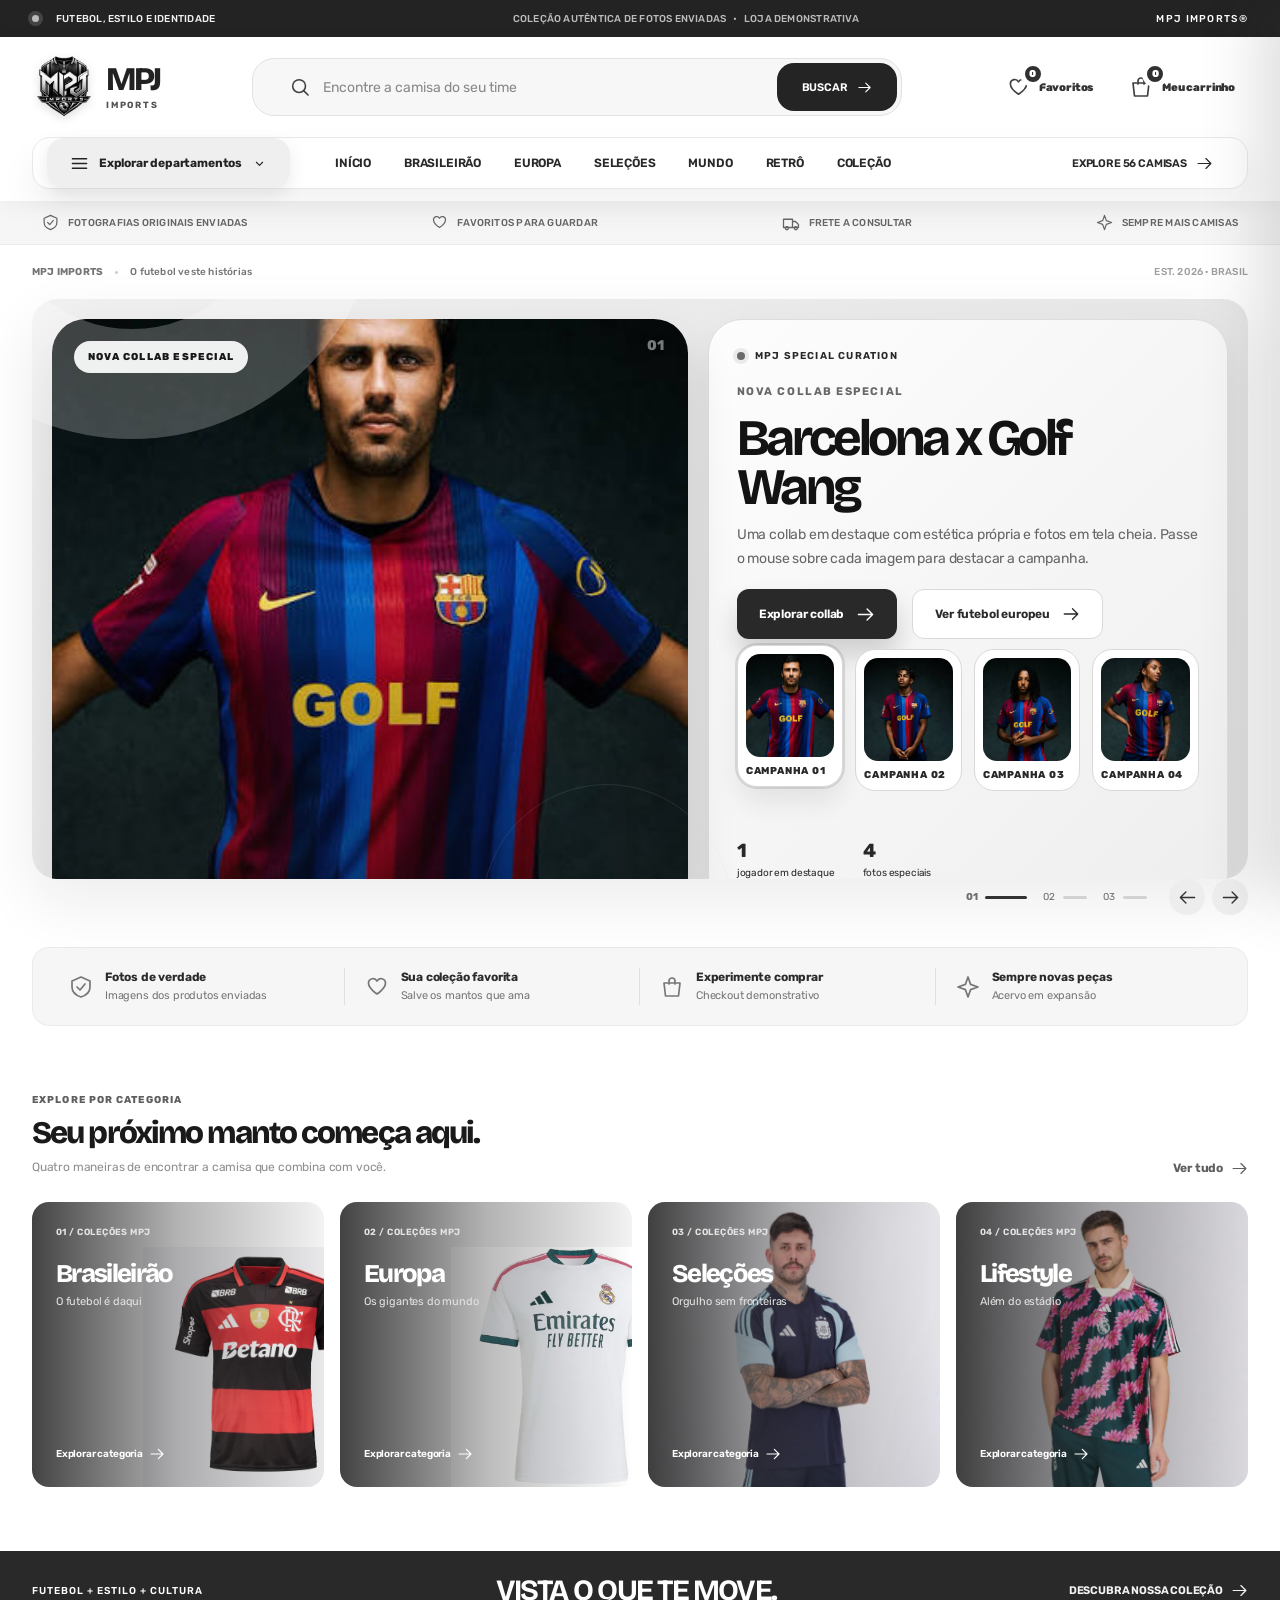
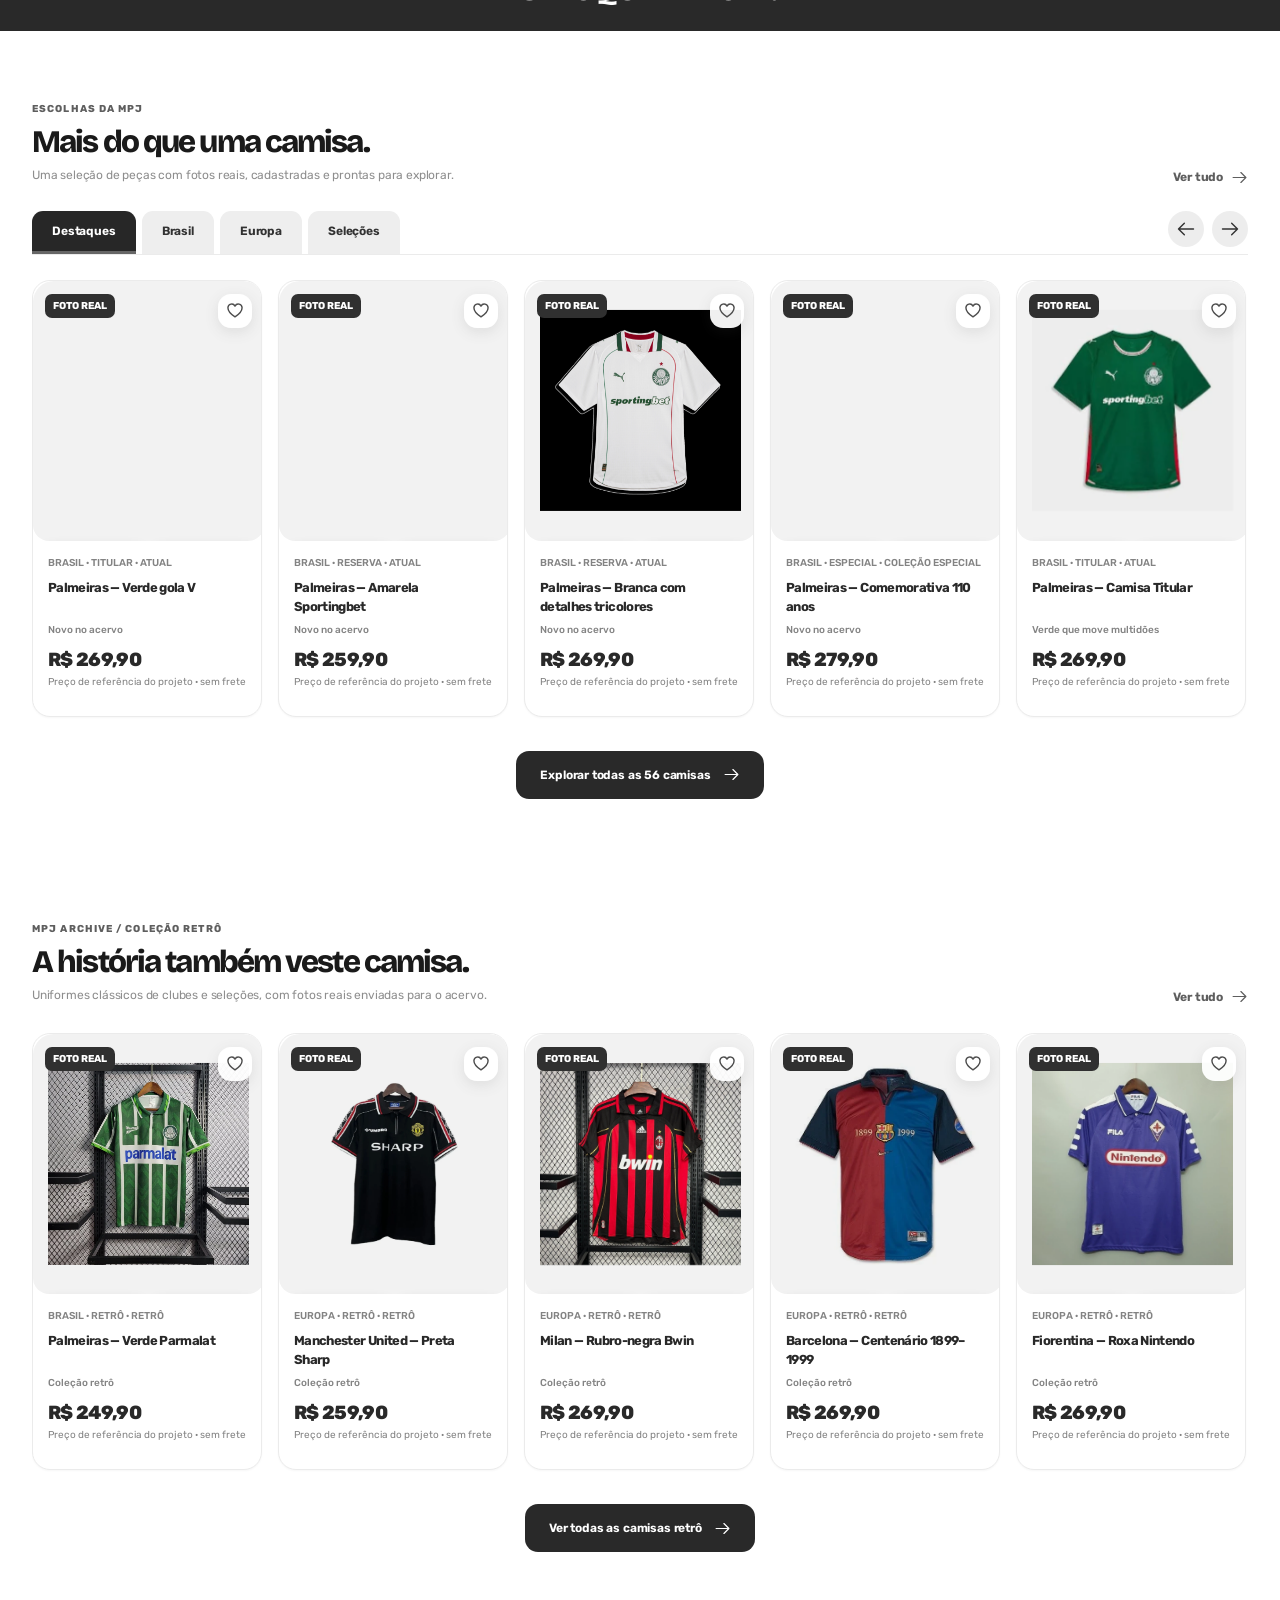
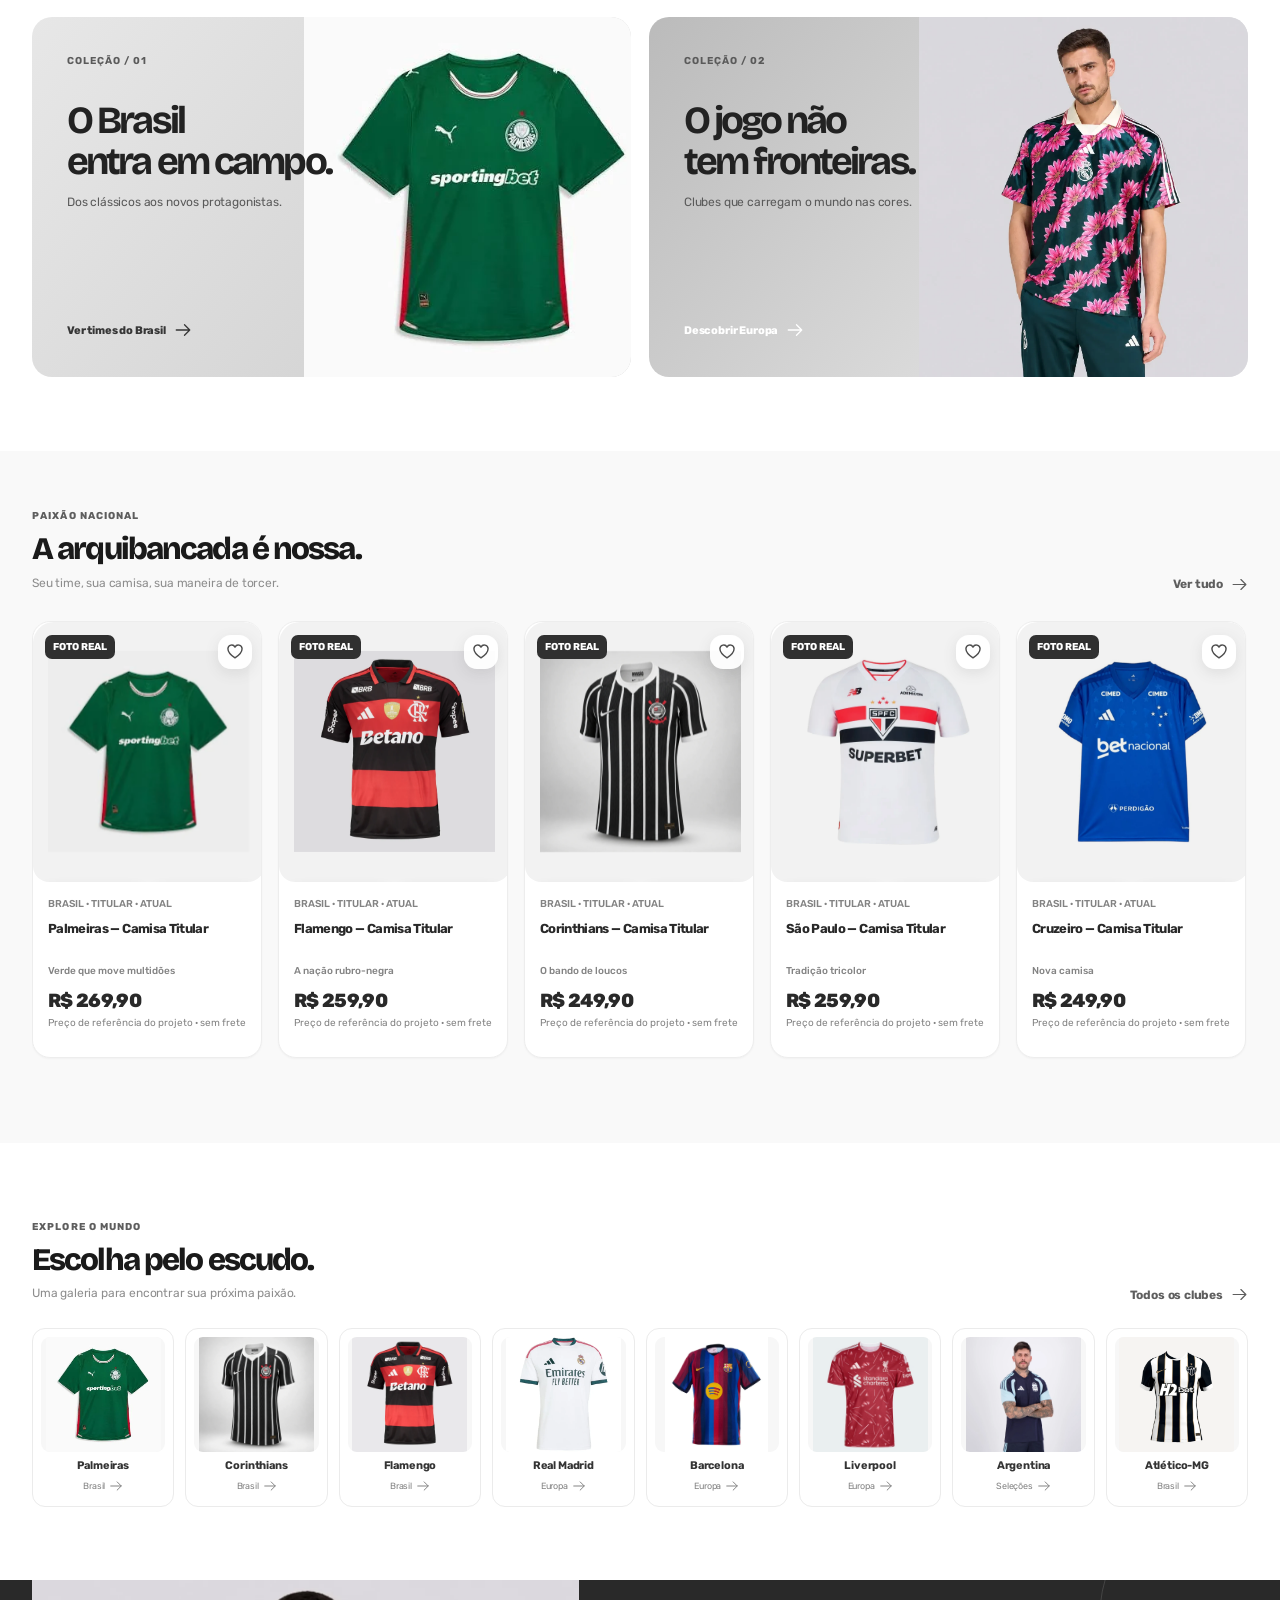
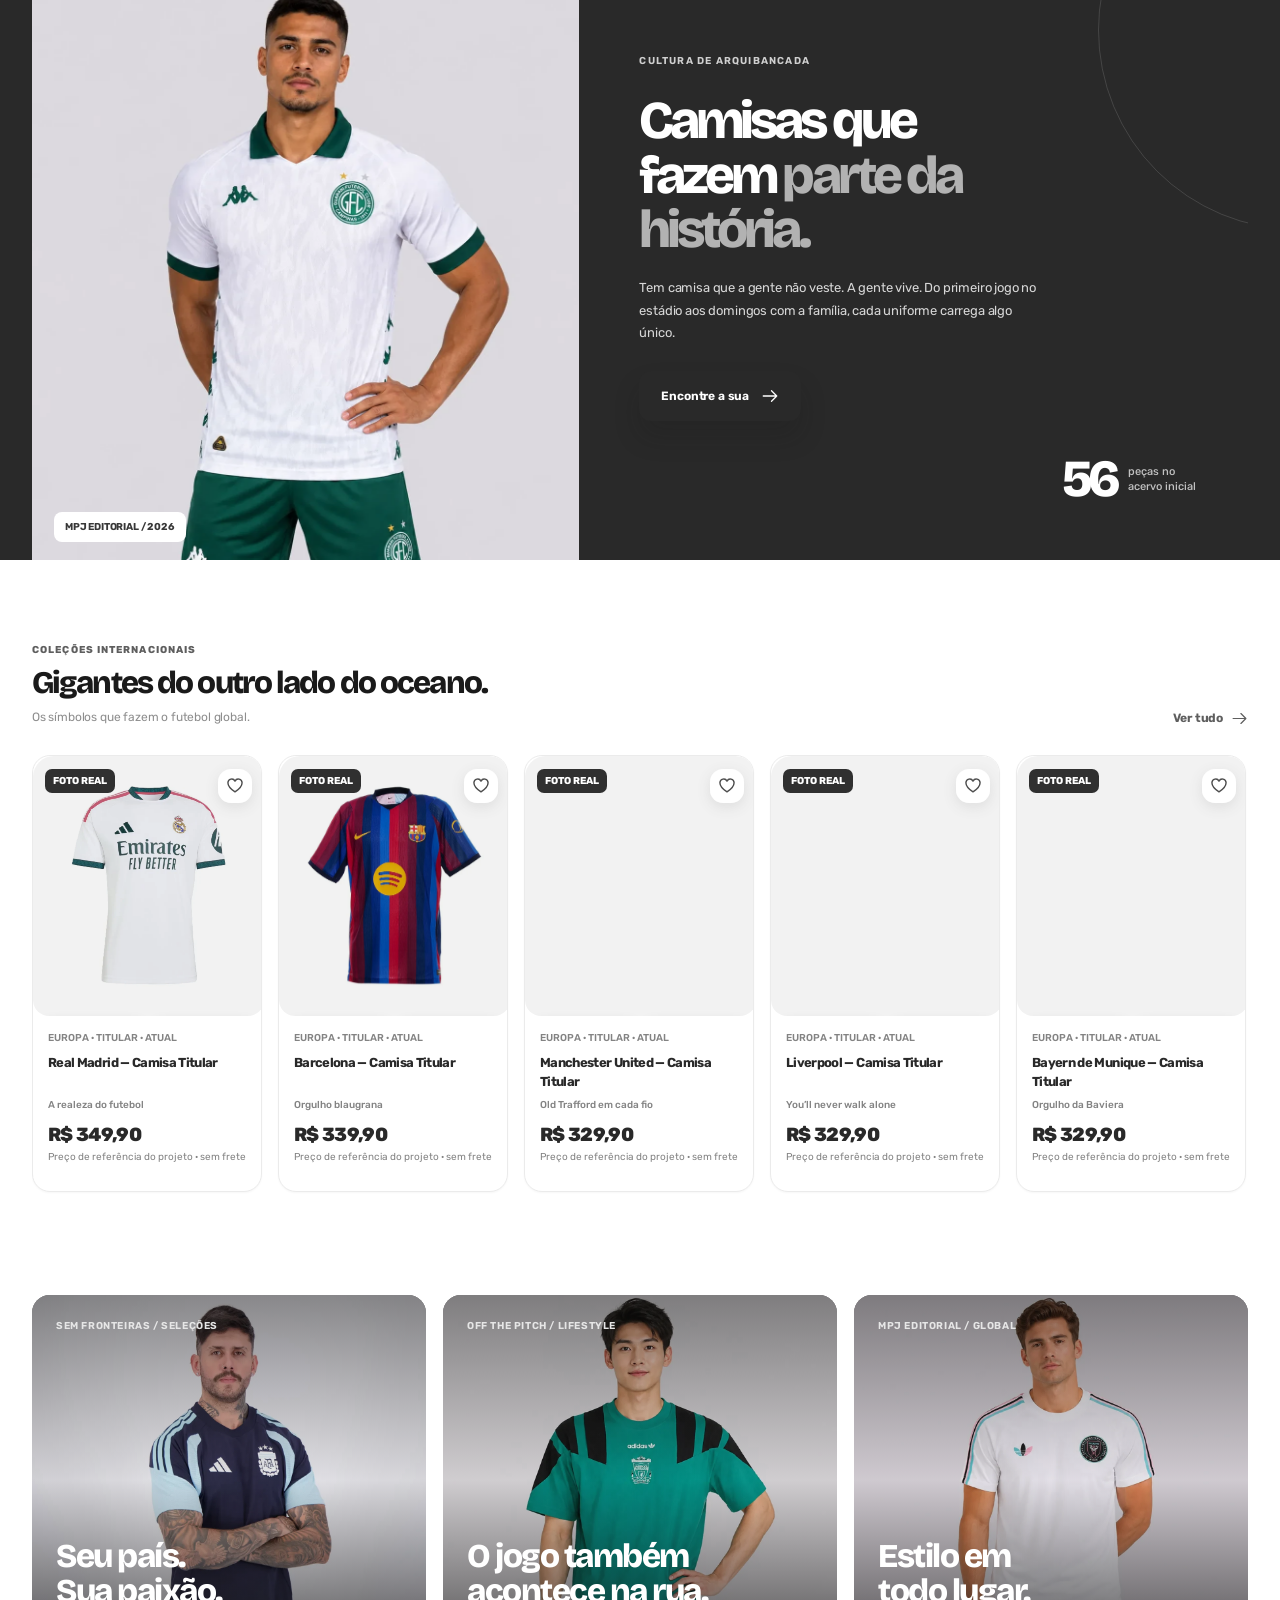
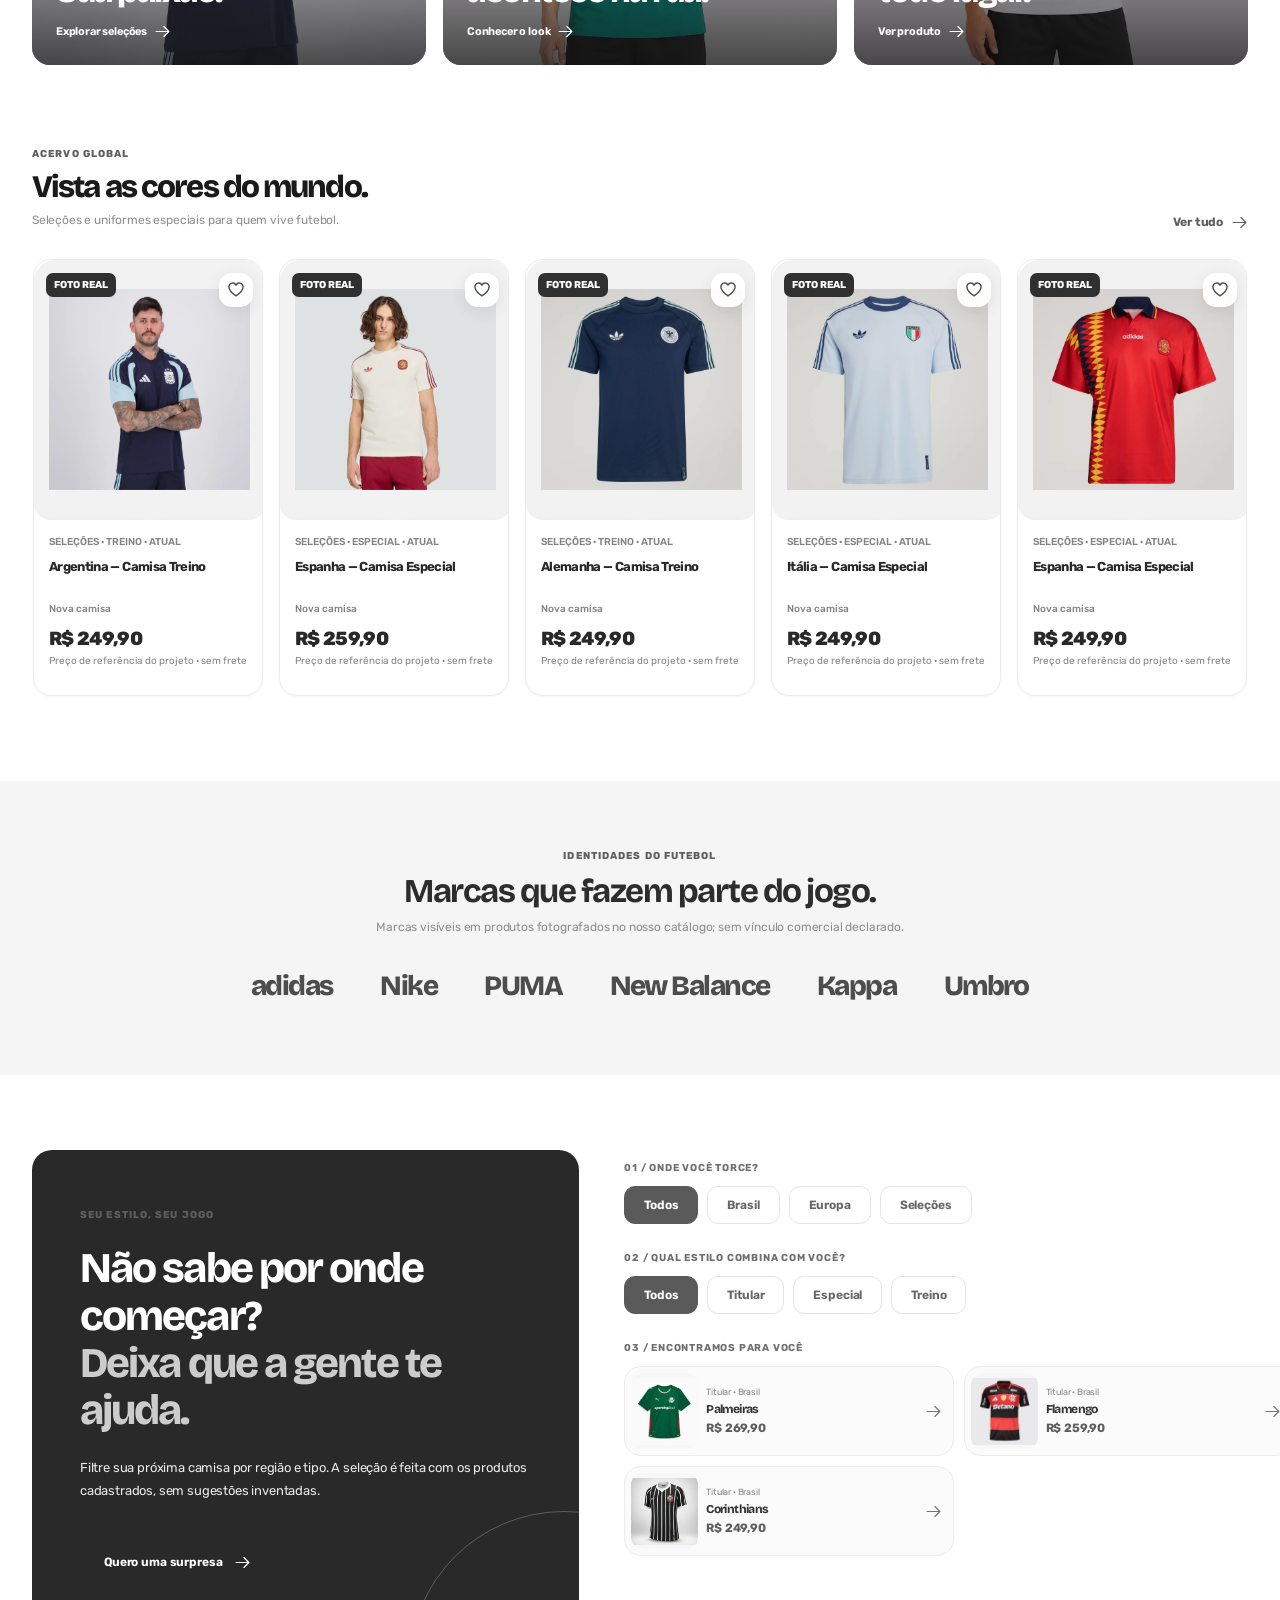
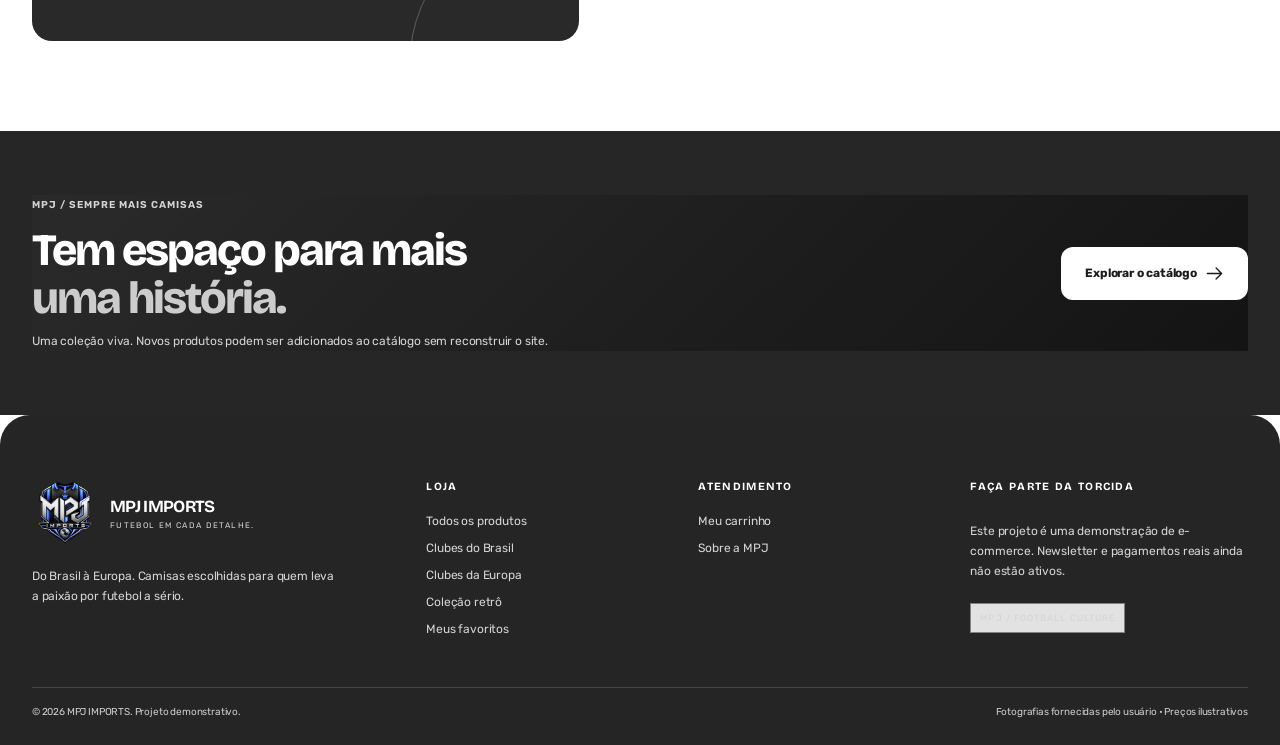
<file: index.html>
<!DOCTYPE html>
<html lang="pt-BR"><head>
<meta charset="utf-8"><meta name="viewport" content="width=device-width, initial-scale=1">
<meta name="theme-color" content="#252525"><meta name="description" content="MPJ IMPORTS: cultura do futebol, camisas de clubes e seleções. Explore nossa coleção de fotos reais em uma experiência interativa.">
<title>MPJ IMPORTS | Football Culture — Camisas & Estilo</title>
<link rel="icon" type="image/png" href="assets/brand/favicon.png">
<link rel="stylesheet" href="css/store.css">
<link rel="stylesheet" href="css/premium.css">
<link rel="stylesheet" href="css/ultra.css">
<link rel="stylesheet" href="css/next.css">
<link rel="preconnect" href="https://fonts.googleapis.com">
<link rel="preconnect" href="https://fonts.gstatic.com" crossorigin>
<link rel="stylesheet" href="https://fonts.googleapis.com/css2?family=Bricolage+Grotesque:opsz,wght@12..96,400..800&amp;family=Rubik:wght@400;500;600;700;800;900&amp;display=swap">
<link rel="stylesheet" href="css/azure.css">
<link rel="stylesheet" href="css/typography.css">
<script defer src="js/config.js"></script>
<script defer src="js/base-products.js"></script>
<script defer src="js/store.js"></script>
<link rel="stylesheet" href="css/flagship.css">
<link rel="stylesheet" href="css/collab-neutral.css">
<link rel="stylesheet" href="css/catalog-reference.css">
<link rel="stylesheet" href="css/neutral-final.css">
<link rel="stylesheet" href="css/experience.css">
</head><body data-page="home"><div id="app"></div></body></html>
</file>
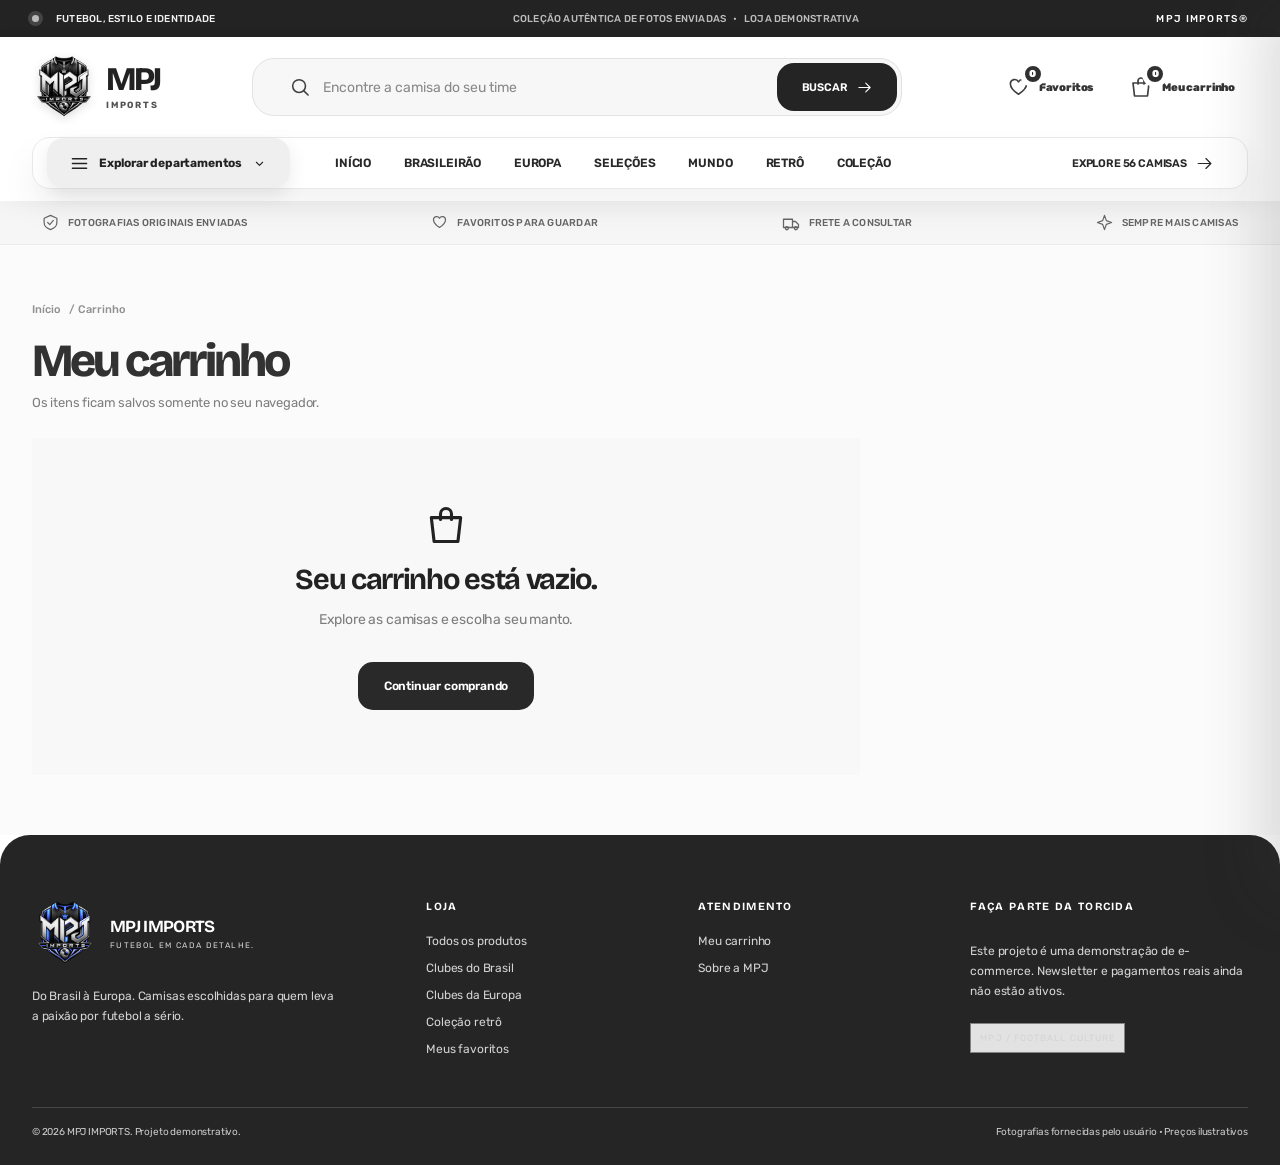
<file: carrinho.html>
<!DOCTYPE html>
<html lang="pt-BR"><head>
<meta charset="utf-8"><meta name="viewport" content="width=device-width, initial-scale=1">
<meta name="theme-color" content="#252525"><meta name="description" content="MPJ IMPORTS — camisas de futebol do Brasil e da Europa. Loja demonstrativa com fotos reais.">
<title>Carrinho | MPJ IMPORTS</title>
<link rel="icon" type="image/png" href="assets/brand/favicon.png">
<link rel="stylesheet" href="css/store.css">
<link rel="stylesheet" href="css/premium.css">
<link rel="stylesheet" href="css/ultra.css">
<link rel="stylesheet" href="css/next.css">
<link rel="preconnect" href="https://fonts.googleapis.com">
<link rel="preconnect" href="https://fonts.gstatic.com" crossorigin>
<link rel="stylesheet" href="https://fonts.googleapis.com/css2?family=Bricolage+Grotesque:opsz,wght@12..96,400..800&amp;family=Rubik:wght@400;500;600;700;800;900&amp;display=swap">
<link rel="stylesheet" href="css/azure.css">
<link rel="stylesheet" href="css/typography.css">
<script defer src="js/config.js"></script>
<script defer src="js/base-products.js"></script>
<script defer src="js/store.js"></script>
<link rel="stylesheet" href="css/flagship.css">
<link rel="stylesheet" href="css/collab-neutral.css">
<link rel="stylesheet" href="css/catalog-reference.css">
<link rel="stylesheet" href="css/neutral-final.css">
<link rel="stylesheet" href="css/experience.css">
</head><body data-page="cart"><div id="app"></div></body></html>
</file>
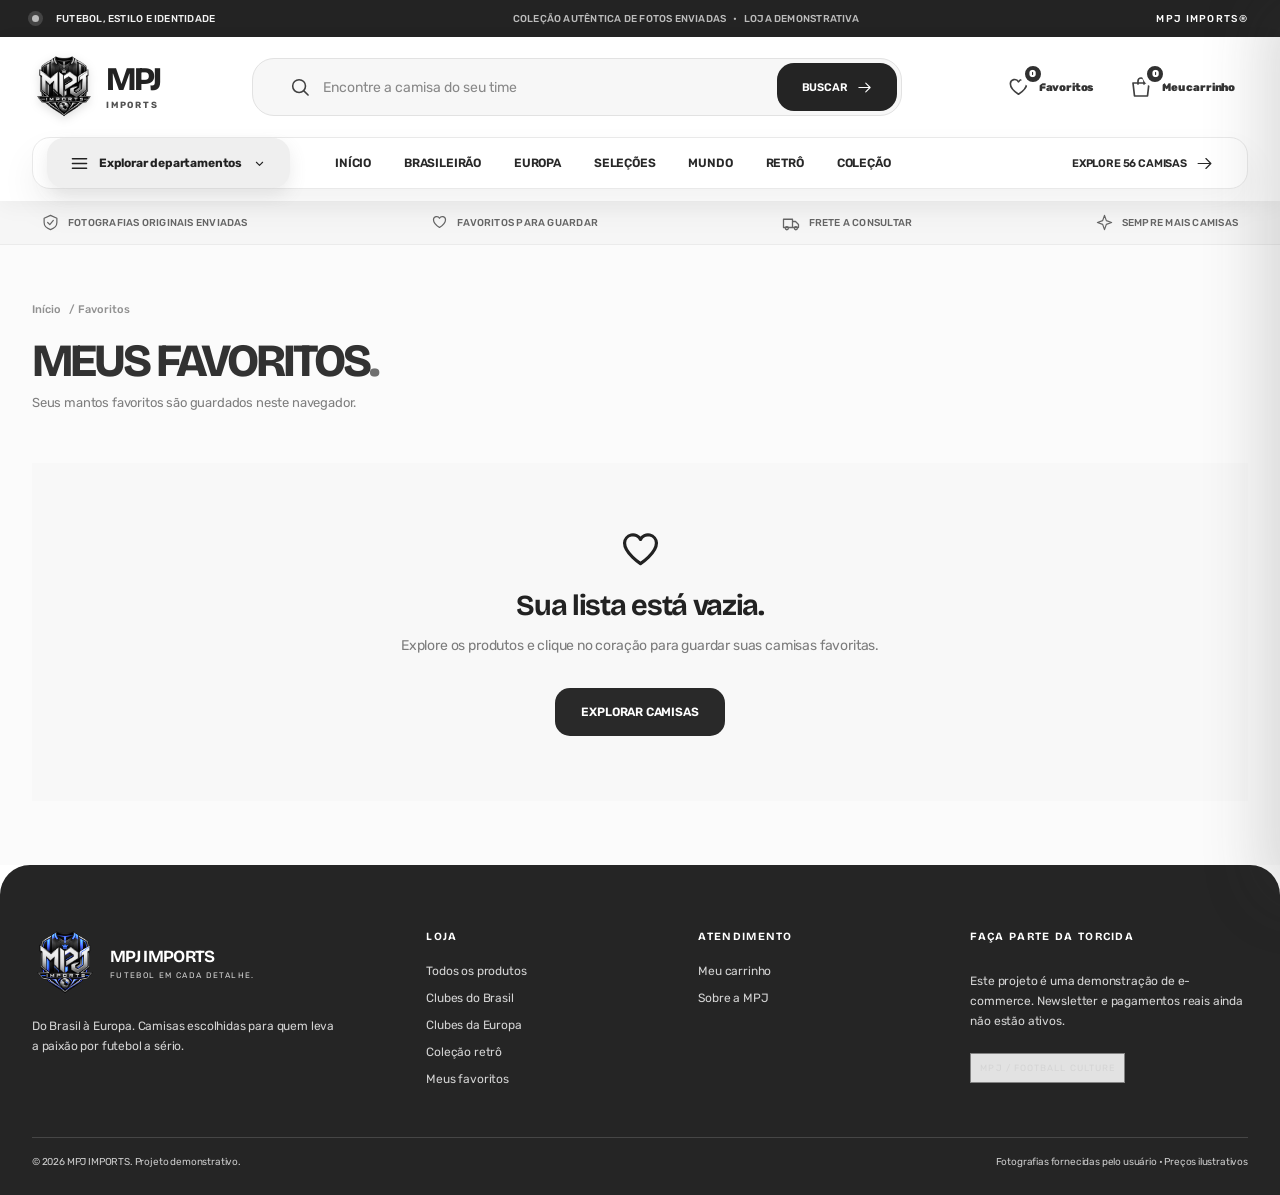
<file: favoritos.html>
<!DOCTYPE html>
<html lang="pt-BR"><head>
<meta charset="utf-8"><meta name="viewport" content="width=device-width, initial-scale=1">
<meta name="theme-color" content="#252525"><meta name="description" content="MPJ IMPORTS — camisas de futebol do Brasil e da Europa. Loja demonstrativa com fotos reais.">
<title>Favoritos | MPJ IMPORTS</title>
<link rel="icon" type="image/png" href="assets/brand/favicon.png">
<link rel="stylesheet" href="css/store.css">
<link rel="stylesheet" href="css/premium.css">
<link rel="stylesheet" href="css/ultra.css">
<link rel="stylesheet" href="css/next.css">
<link rel="preconnect" href="https://fonts.googleapis.com">
<link rel="preconnect" href="https://fonts.gstatic.com" crossorigin>
<link rel="stylesheet" href="https://fonts.googleapis.com/css2?family=Bricolage+Grotesque:opsz,wght@12..96,400..800&amp;family=Rubik:wght@400;500;600;700;800;900&amp;display=swap">
<link rel="stylesheet" href="css/azure.css">
<link rel="stylesheet" href="css/typography.css">
<script defer src="js/config.js"></script>
<script defer src="js/base-products.js"></script>
<script defer src="js/store.js"></script>
<link rel="stylesheet" href="css/flagship.css">
<link rel="stylesheet" href="css/collab-neutral.css">
<link rel="stylesheet" href="css/catalog-reference.css">
<link rel="stylesheet" href="css/neutral-final.css">
<link rel="stylesheet" href="css/experience.css">
</head><body data-page="favorites"><div id="app"></div></body></html>
</file>
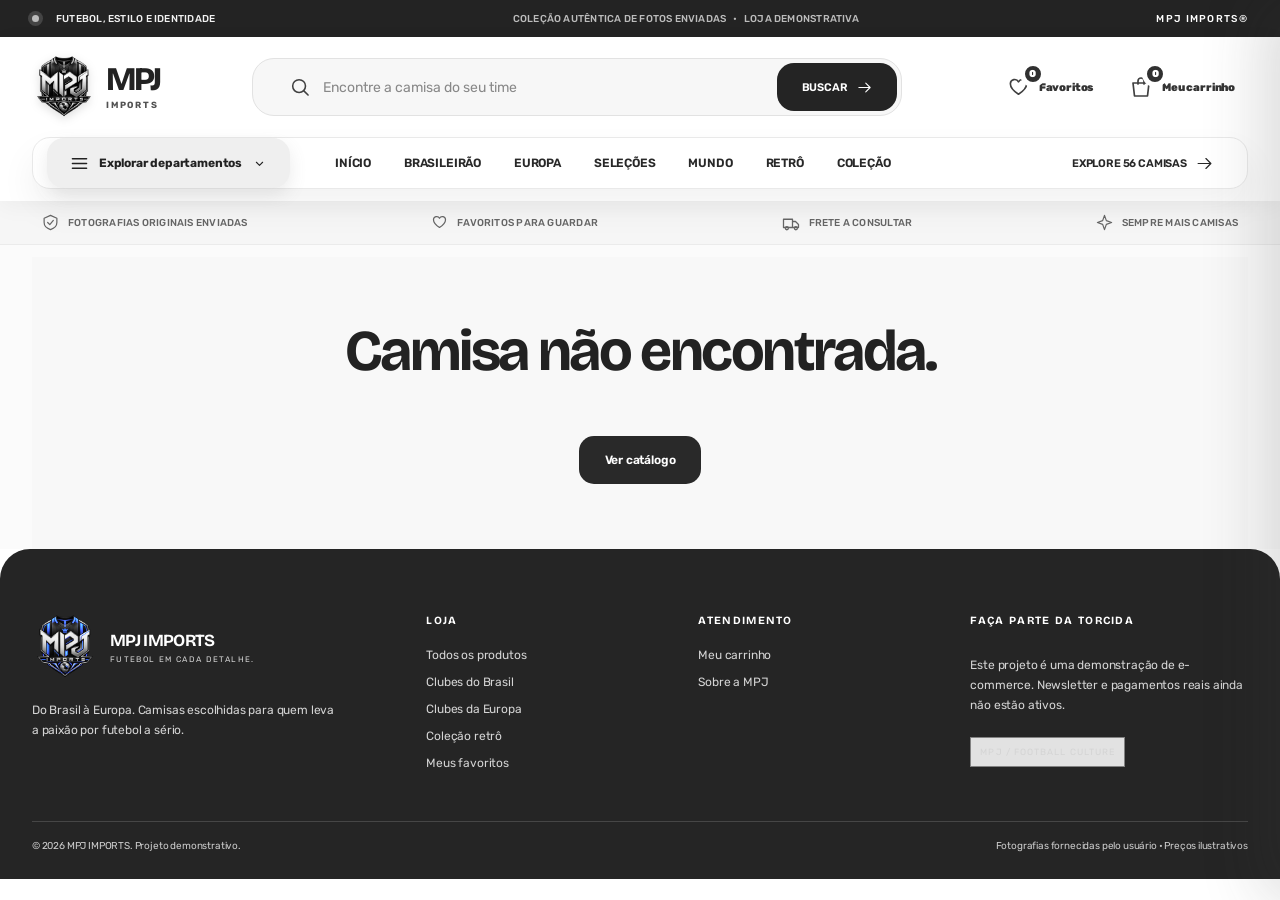
<file: produto.html>
<!DOCTYPE html>
<html lang="pt-BR"><head>
<meta charset="utf-8"><meta name="viewport" content="width=device-width, initial-scale=1">
<meta name="theme-color" content="#252525"><meta name="description" content="MPJ IMPORTS — camisas de futebol do Brasil e da Europa. Loja demonstrativa com fotos reais.">
<title>Detalhes | MPJ IMPORTS</title>
<link rel="icon" type="image/png" href="assets/brand/favicon.png">
<link rel="stylesheet" href="css/store.css">
<link rel="stylesheet" href="css/premium.css">
<link rel="stylesheet" href="css/ultra.css">
<link rel="stylesheet" href="css/next.css">
<link rel="preconnect" href="https://fonts.googleapis.com">
<link rel="preconnect" href="https://fonts.gstatic.com" crossorigin>
<link rel="stylesheet" href="https://fonts.googleapis.com/css2?family=Bricolage+Grotesque:opsz,wght@12..96,400..800&amp;family=Rubik:wght@400;500;600;700;800;900&amp;display=swap">
<link rel="stylesheet" href="css/azure.css">
<link rel="stylesheet" href="css/typography.css">
<script defer src="js/config.js"></script>
<script defer src="js/base-products.js"></script>
<script defer src="js/store.js"></script>
<link rel="stylesheet" href="css/flagship.css">
<link rel="stylesheet" href="css/collab-neutral.css">
<link rel="stylesheet" href="css/catalog-reference.css">
<link rel="stylesheet" href="css/neutral-final.css">
<link rel="stylesheet" href="css/experience.css">
</head><body data-page="product"><div id="app"></div></body></html>
</file>
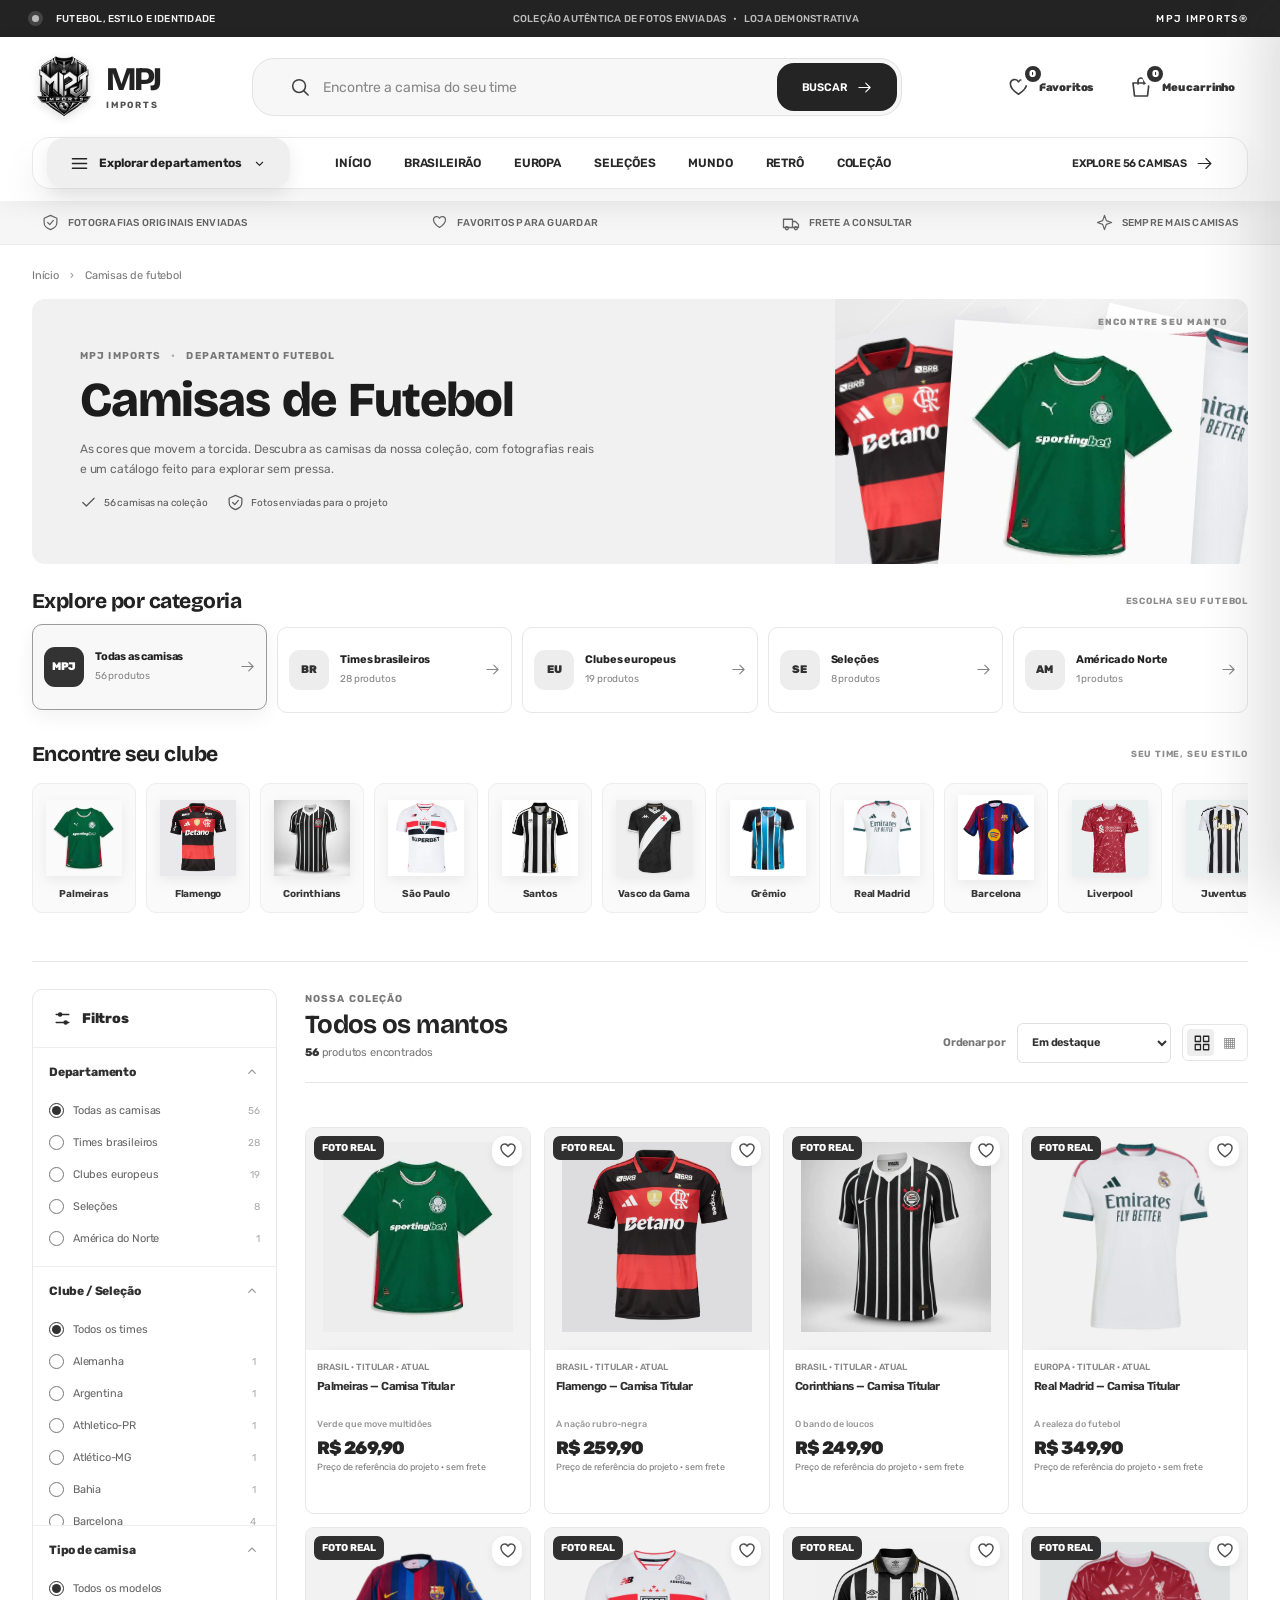
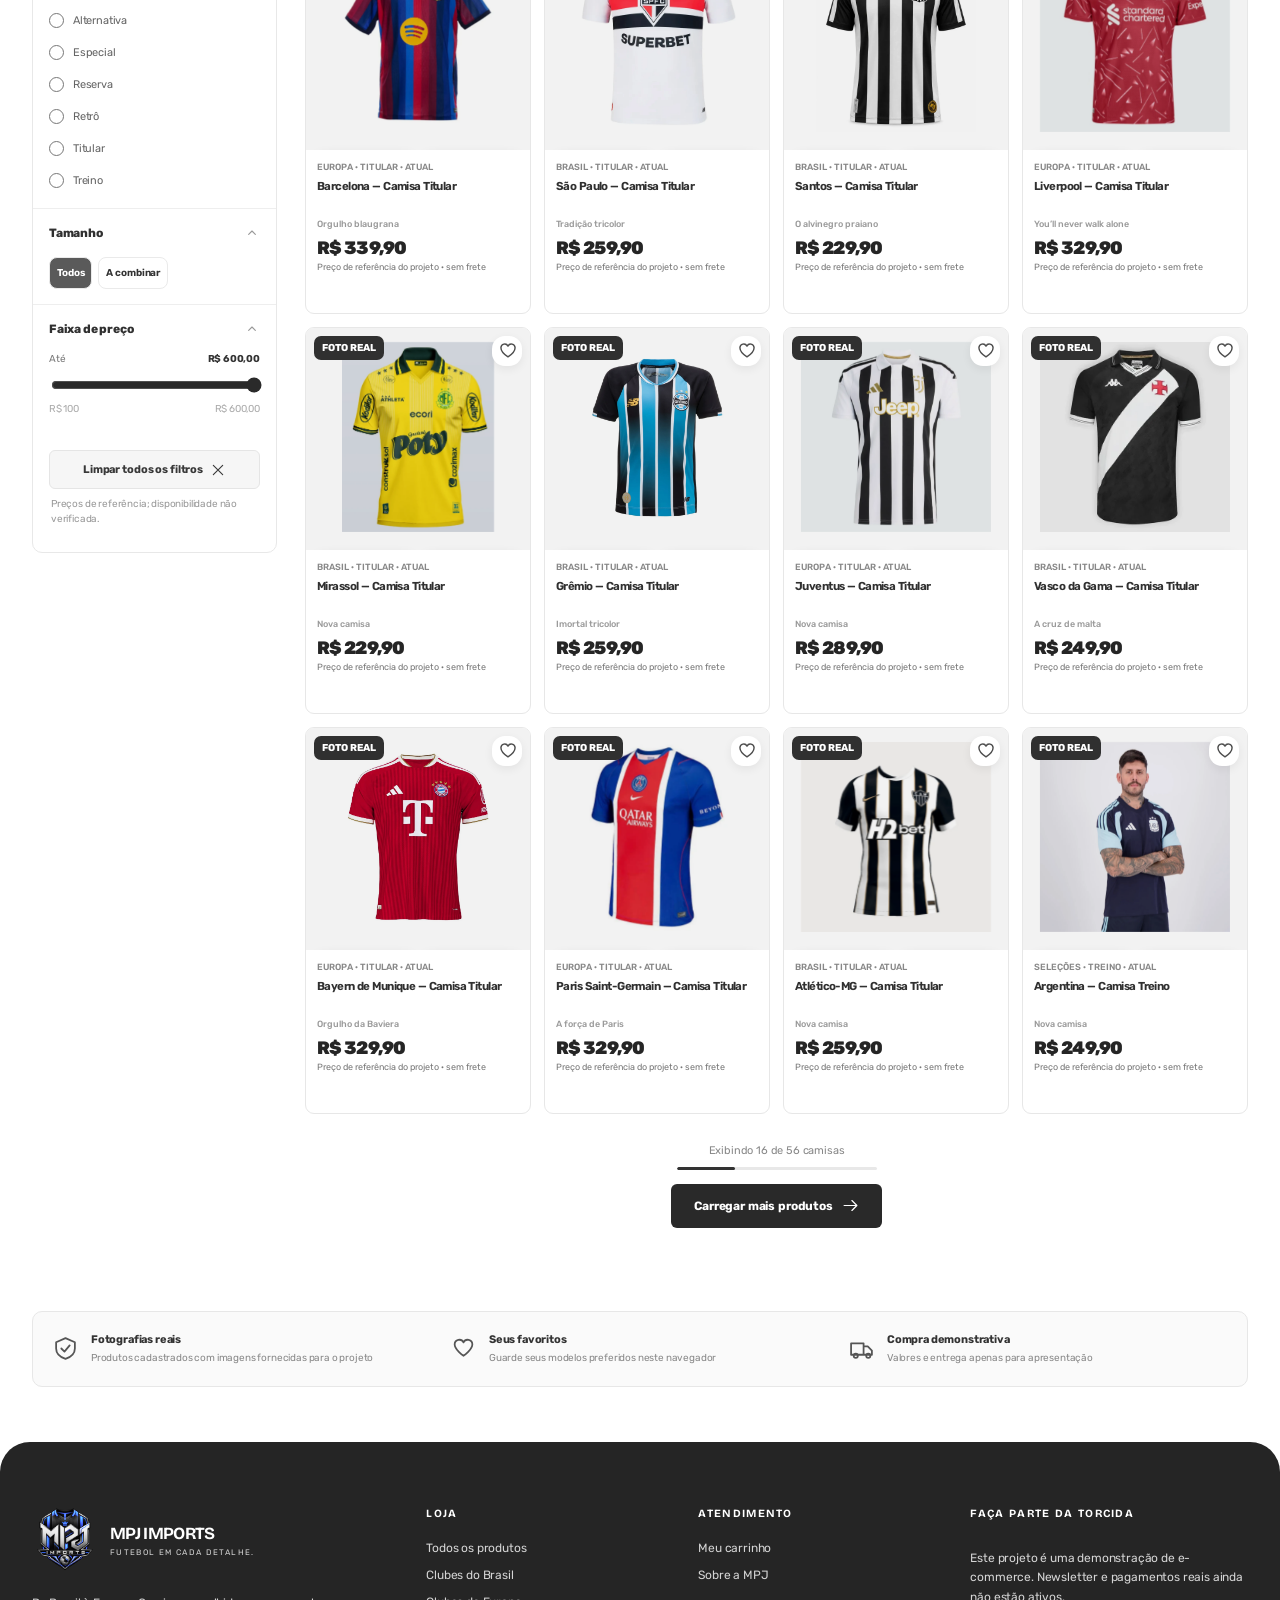
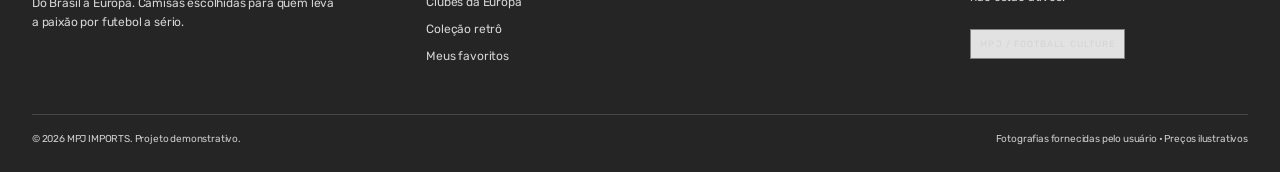
<file: produtos.html>
<!DOCTYPE html>
<html lang="pt-BR"><head>
<meta charset="utf-8"><meta name="viewport" content="width=device-width, initial-scale=1">
<meta name="theme-color" content="#252525"><meta name="description" content="MPJ IMPORTS — camisas de futebol do Brasil e da Europa. Loja demonstrativa com fotos reais.">
<title>Camisas | MPJ IMPORTS</title>
<link rel="icon" type="image/png" href="assets/brand/favicon.png">
<link rel="stylesheet" href="css/store.css">
<link rel="stylesheet" href="css/premium.css">
<link rel="stylesheet" href="css/ultra.css">
<link rel="stylesheet" href="css/next.css">
<link rel="preconnect" href="https://fonts.googleapis.com">
<link rel="preconnect" href="https://fonts.gstatic.com" crossorigin>
<link rel="stylesheet" href="https://fonts.googleapis.com/css2?family=Bricolage+Grotesque:opsz,wght@12..96,400..800&amp;family=Rubik:wght@400;500;600;700;800;900&amp;display=swap">
<link rel="stylesheet" href="css/azure.css">
<link rel="stylesheet" href="css/typography.css">
<script defer src="js/config.js"></script>
<script defer src="js/base-products.js"></script>
<script defer src="js/store.js"></script>
<link rel="stylesheet" href="css/flagship.css">
<link rel="stylesheet" href="css/collab-neutral.css">
<link rel="stylesheet" href="css/catalog-reference.css">
<link rel="stylesheet" href="css/neutral-final.css">
<link rel="stylesheet" href="css/experience.css">
</head><body data-page="catalog"><div id="app"></div></body></html>
</file>
<file: css/store.css>
:root{--ink:#191919;--muted:#737373;--line:#e7e7e7;--soft:#f6f6f6;--lime:#d8d8d8;--lime-hover:#e8e8e8;--deep:#171717;--header:#191919;--w:1370px;--shadow:0 14px 34px rgba(22, 22, 22,.09)}
*{box-sizing:border-box}html{scroll-behavior:smooth}body{margin:0;font-family:Inter,Arial,Helvetica,sans-serif;color:var(--ink);background:#ffffff;font-size:14px;-webkit-font-smoothing:antialiased}button,input,select,textarea{font:inherit}button{cursor:pointer}button:disabled{opacity:.4;cursor:not-allowed}a{color:inherit;text-decoration:none}img{max-width:100%;display:block}svg{flex:none}h1,h2,h3,h4,p{margin-top:0}h1,h2,h3,h4{letter-spacing:-.035em}h1,h2,h3,.brand{font-family:Arial,'Helvetica Neue',sans-serif}h1{font-size:clamp(2.35rem,4.5vw,4.6rem);line-height:1.02}h2{font-size:clamp(1.65rem,2.7vw,2.8rem);line-height:1.08}h3{font-size:1.2rem}p{line-height:1.65}button{border:0;background:transparent;color:inherit}input,select,textarea{outline:none}input:focus-visible,select:focus-visible,textarea:focus-visible,button:focus-visible,a:focus-visible{outline:3px solid #a5a5a5;outline-offset:3px}.wrap{width:min(var(--w),calc(100% - 68px));margin:auto}.dot{color:#b4b4b4}.overline{display:inline-block;font-size:11px;line-height:1.5;font-weight:850;color:#8f8f8f;letter-spacing:.19em;text-transform:uppercase}.btn{border:1px solid transparent;min-height:48px;padding:0 25px;display:inline-flex;align-items:center;justify-content:center;gap:12px;font-size:12px;font-weight:900;letter-spacing:.06em;text-align:center;transition:.2s ease}.btn:hover{transform:translateY(-2px);box-shadow:0 7px 18px rgba(0, 0, 0,.1)}.btn-lime{background:var(--lime);color:#1d1d1d}.btn-lime:hover{background:var(--lime-hover)}.btn-dark{background:#1e1e1e;color:#ffffff}.btn-outline{border-color:#d0d0d0;background:#ffffff}.btn-white{background:#ffffff;color:#111111}.btn-full{display:flex;width:100%}.small-link{display:inline-flex;align-items:center;gap:12px;font-weight:850;font-size:11px;letter-spacing:.05em}.icon-btn{display:grid;place-items:center;width:38px;height:38px}.microbar{background:#161616;color:#c6c6c6}.microbar-inner{display:flex;align-items:center;justify-content:space-between;height:29px;font-size:9px;font-weight:800;letter-spacing:.15em}.microbar b{color:var(--lime);margin:0 12px}.site-header{position:sticky;top:0;z-index:70;background:#ffffff;box-shadow:0 2px 10px rgba(0, 0, 0,.06)}.head-main{display:flex;align-items:center;gap:36px;min-height:90px}.brand{display:flex;align-items:center;gap:5px;flex:none}.brand img{width:71px;height:68px;object-fit:contain;filter:drop-shadow(0 2px 3px #01010133)}.brand span{display:flex;flex-direction:column;line-height:.95}.brand b{font-size:28px;font-weight:1000;letter-spacing:-.09em;color:#1d1d1d}.brand small{font-size:12px;font-weight:900;letter-spacing:.31em;padding-left:2px;margin-top:6px}.head-search{position:relative;display:flex;align-items:center;flex:1;max-width:720px;height:45px;border:1px solid #d3d3d3;background:#f8f8f8;margin:auto}.head-search:focus-within{border-color:#7c7c7c;box-shadow:0 0 0 3px #c1c1c122}.head-search input{background:transparent;border:none;padding:12px 18px;width:100%;height:100%;font-size:13px}.head-search button[type=submit]{height:45px;width:54px;display:grid;place-items:center;background:var(--lime);margin:-1px}.search-suggestions{position:absolute;top:100%;left:-1px;right:-1px;background:white;box-shadow:0 16px 30px #22222226;border:1px solid #e7e7e7;display:none;z-index:100;max-height:390px;overflow:auto}.search-suggestions.active{display:block}.search-suggestions a{display:flex;align-items:center;gap:13px;padding:9px 15px;border-bottom:1px solid #efefef}.search-suggestions a:hover{background:#f6f6f6}.search-suggestions img{width:52px;height:62px;object-fit:contain}.search-suggestions span{flex:1;font-weight:800}.search-suggestions small{display:block;color:var(--muted);font-size:11px;font-weight:450;margin-top:4px}.head-right{display:flex;align-items:center;gap:8px}.head-action{position:relative;display:flex;align-items:center;gap:9px;padding:12px;color:#1f1f1f;font-size:12px;font-weight:750}.head-action:hover{color:#717171}.head-action em{position:absolute;top:4px;left:27px;min-width:17px;height:17px;border-radius:100px;display:grid;place-items:center;background:var(--lime);color:#1d1d1d;font-size:10px;font-style:normal;font-weight:850}.mobile-toggle{display:none}.navband{border-top:1px solid #eaeaea;background:#ffffff;position:relative}.navband-inner{height:48px;display:flex;align-items:center;gap:20px}.department-button{display:flex;align-items:center;gap:11px;align-self:stretch;background:var(--deep);color:#ffffff;padding:0 25px;font-size:11px;font-weight:850;letter-spacing:.08em;min-width:218px}.department-button:hover,.department-button[aria-expanded=true]{background:#333333}.department-button svg:last-child{margin-left:auto}.primary-nav{display:flex;align-items:center;gap:28px;white-space:nowrap}.primary-nav a{font-weight:850;font-size:11px;letter-spacing:.03em;transition:color .2s}.primary-nav a:hover{color:#8b8b8b}.nav-promo{margin-left:auto;font-size:10px;font-weight:850;letter-spacing:.07em;display:inline-flex;gap:8px;align-items:center;color:#5e5e5e}.department-menu{position:absolute;left:0;right:0;top:100%;background:#ffffff;box-shadow:0 18px 24px #22222222;display:none;border-top:1px solid #e8e8e8;padding:24px 0 30px}.department-menu.open{display:block}.menu-layout{display:grid;grid-template-columns:1fr 1fr 1.4fr;gap:40px}.menu-layout>div{display:flex;flex-direction:column;gap:10px}.menu-layout strong{font-size:12px;letter-spacing:.12em;padding-bottom:12px;border-bottom:1px solid #e7e7e7}.menu-layout a{font-size:13px;color:#444444}.menu-layout a:hover{color:#7a7a7a}.menu-highlight{background:#282828;padding:24px;color:#ffffff}.menu-highlight span{font-size:9px;letter-spacing:.15em;color:var(--lime)}.menu-highlight h3{font-size:25px;line-height:1.08;max-width:250px;margin:12px 0}.menu-highlight p{font-size:12px;color:#d5d5d5}.menu-highlight .small-link{color:var(--lime)}.mobile-menu{display:none}.benefit-strip{background:#f5f5f5;border-bottom:1px solid #e7e7e7}.benefit-grid{height:43px;display:flex;justify-content:space-around;align-items:center;gap:12px}.benefit-grid span{display:flex;align-items:center;gap:9px;font-size:10px;font-weight:850;letter-spacing:.07em;color:#5b5b5b}.benefit-grid svg{color:#7b7b7b}
/* homepage */
.hero-zone{padding:22px 0 0;background:#f9f9f9}.hero-layout{display:grid;grid-template-columns:1.85fr .85fr;gap:14px}.hero-panel{position:relative;min-height:470px;overflow:hidden;background:radial-gradient(circle at 77% 44%,#4b4b4b 0%,#2e2e2e 36%,#161616 75%);color:white;isolation:isolate}.hero-panel:before{content:"";position:absolute;inset:0;background:repeating-linear-gradient(105deg,transparent 0 80px,#ffffff05 81px 82px);opacity:.9}.hero-panel:after{content:"";position:absolute;top:-130px;right:45px;border:1px solid #ffffff27;border-radius:50%;width:550px;height:550px;box-shadow:0 0 0 80px #ffffff05,0 0 0 165px #ffffff04;z-index:-1}.hero-message{position:relative;z-index:4;padding:65px 30px 65px 53px;max-width:60%}.hero-badge{background:#d6d6d630;border:1px solid #bdbdbd7d;color:#d8d8d8;padding:9px 12px;font-size:9px;letter-spacing:.16em;font-weight:900}.hero-message h1{font-size:clamp(45px,5vw,78px);line-height:.95;letter-spacing:-.085em;font-weight:1000;margin:24px 0 18px}.hero-message h1 em{font-style:normal;color:var(--lime)}.hero-message p{font-size:14px;color:#e1e1e1;line-height:1.75;max-width:365px}.hero-actions{display:flex;align-items:center;gap:22px;margin-top:29px;flex-wrap:wrap}.hero-soft{display:inline-flex;align-items:center;gap:9px;font-weight:900;letter-spacing:.07em;font-size:10px}.hero-shirts{position:absolute;inset:0;pointer-events:none}.hero-shirt{position:absolute;object-fit:contain;filter:drop-shadow(9px 20px 22px #00000099)}.hero-shirt-left{right:24%;top:42px;height:78%;width:38%;transform:rotate(-12deg)}.hero-shirt-right{right:-3%;top:37px;height:89%;width:37%;transform:rotate(10deg)}.hero-foot{position:absolute;bottom:15px;left:54px;right:30px;display:flex;justify-content:space-between;color:#c9c9c9;font-size:9px;font-weight:750;letter-spacing:.19em}.hero-tiles{display:grid;grid-template-rows:1fr 1fr;gap:14px}.hero-tile{position:relative;display:flex;align-items:center;min-height:225px;padding:24px 24px 20px 30px;overflow:hidden;isolation:isolate}.tile-br{background:linear-gradient(125deg,#e5e5e5,#c6c6c6)}.tile-eu{background:linear-gradient(115deg,#e3e3e3,#c9c9c9)}.hero-tile div{z-index:2}.hero-tile span{font-size:9px;letter-spacing:.17em;font-weight:900}.hero-tile h3{font-size:clamp(24px,3vw,39px);line-height:1.0;font-weight:1000;letter-spacing:-.07em;margin:16px 0 20px}.hero-tile b{display:flex;align-items:center;gap:10px;font-size:10px;letter-spacing:.04em}.hero-tile img{position:absolute;right:-9%;bottom:-30px;width:58%;height:112%;object-fit:contain;transform:rotate(9deg);transition:transform .35s;filter:drop-shadow(5px 12px 14px #00000022)}.hero-tile:hover img{transform:rotate(4deg) scale(1.05)}.quick-categories{display:grid;grid-template-columns:repeat(4,1fr);gap:0;border:1px solid #e8e8e8;margin-top:23px;margin-bottom:55px}.quick-categories>a{display:flex;align-items:center;gap:15px;min-height:98px;padding:15px 20px;border-right:1px solid #e9e9e9;transition:background .2s}.quick-categories>a:last-child{border:0}.quick-categories>a:hover{background:#f7f7f7}.quick-categories>a>svg:last-child{margin-left:auto;color:#8c8c8c}.cat-icon{width:49px;height:49px;display:grid;place-items:center;background:#f3f3f3;color:#484848;font-weight:1000;flex:none;font-size:14px}.quick-categories a>span:nth-child(2){font-weight:950;font-size:11px;letter-spacing:.02em;line-height:1.5}.quick-categories small{display:block;color:#7b7b7b;font-size:10px;font-weight:550;margin-top:4px}.home-products{padding:25px 0 64px}.section-title{display:flex;align-items:end;justify-content:space-between;gap:20px;padding-bottom:22px}.section-title h2{font-size:clamp(28px,3.2vw,43px);margin:7px 0 0;font-weight:950;letter-spacing:-.065em}.section-title p{margin:10px 0 0;color:#7e7e7e;font-size:13px}.section-title>a{display:flex;align-items:center;gap:10px;color:#5c5c5c;font-weight:900;letter-spacing:.06em;font-size:10px;border-bottom:1px solid currentColor;padding-bottom:7px;white-space:nowrap}.products-grid{display:grid;grid-template-columns:repeat(4,minmax(0,1fr));gap:20px}.item-card{min-width:0;background:#ffffff;border:1px solid #ebebeb;transition:transform .25s,box-shadow .25s;position:relative}.item-card:hover{transform:translateY(-3px);box-shadow:var(--shadow)}.item-frame{position:relative;aspect-ratio:0.87;background:#f4f4f4;overflow:hidden}.item-photo{display:block;width:100%;height:100%;padding:15px}.item-photo img{width:100%;height:100%;object-fit:contain;mix-blend-mode:multiply;transition:transform .35s}.item-frame:hover img{transform:scale(1.065)}.sale-sticker{position:absolute;top:12px;left:12px;background:var(--lime);font-size:10px;font-weight:950;padding:8px 10px}.heart-toggle{position:absolute;top:10px;right:9px;width:35px;height:35px;display:grid;place-items:center;border:1px solid #eaeaea;background:#ffffffed;transition:.2s;z-index:1}.heart-toggle:hover,.heart-toggle.selected{background:#252525;color:#eaeaea}.heart-toggle.selected svg{fill:currentColor}.quick-view{position:absolute;bottom:0;left:0;right:0;min-height:45px;background:#242424;color:#ffffff;font-size:11px;letter-spacing:.07em;font-weight:900;display:flex;align-items:center;justify-content:center;gap:10px;transform:translateY(100%);transition:.22s}.item-frame:hover .quick-view,.quick-view:focus-visible{transform:translateY(0)}.item-details{padding:17px 16px 20px;min-height:168px}.item-kicker{color:#7b7b7b;font-size:9px;font-weight:900;letter-spacing:.12em;text-transform:uppercase}.item-kicker span{margin:0 4px;color:#b3b3b3}.item-title{display:block;font-size:14px;line-height:1.3;font-weight:850;margin:10px 0 5px;min-height:36px}.item-title:hover{color:#707070}.item-categ{font-size:11px;color:#8b8b8b}.item-prices{display:flex;flex-direction:column;gap:4px;margin-top:14px}.item-prices del{font-size:11px;color:#979797}.item-prices strong{font-size:22px;letter-spacing:-.05em}.installments{font-size:11px;color:#6c6c6c;margin-top:6px}.installments small{font-size:9px}.editorial-strip{background:#191919;color:#ffffff;position:relative;overflow:hidden}.editorial-strip:before{content:"";position:absolute;inset:0;background:radial-gradient(ellipse at 88% 50%,#5353533d 0%,transparent 62%);pointer-events:none}.editorial-inner{min-height:360px;display:grid;grid-template-columns:1fr 1fr;gap:15px;align-items:center;position:relative}.editorial-inner .overline{color:var(--lime)}.editorial-inner h2{font-size:clamp(35px,4.8vw,61px);margin:14px 0;letter-spacing:-.065em}.editorial-inner h2 span{color:var(--lime)}.editorial-inner p{color:#c0c0c0;font-size:13px;max-width:375px}.editorial-photos{height:100%;display:flex;align-items:center;justify-content:center;gap:4%;overflow:hidden}.editorial-photos img{width:30%;max-height:290px;object-fit:contain;filter:drop-shadow(7px 17px 13px #00000088)}.editorial-photos img:nth-child(2){margin-bottom:-50px}.features-row{display:grid;grid-template-columns:repeat(3,1fr);gap:20px;border-top:1px solid #ebebeb;padding-top:36px;padding-bottom:55px}.features-row>div{display:flex;align-items:center;flex-wrap:wrap;column-gap:15px;row-gap:7px;padding:0 8px}.features-row svg{color:#737373}.features-row b{font-size:12px;font-weight:950}.features-row span{width:100%;padding-left:42px;font-size:12px;color:#777777}.about-strip{background:#f0f0f0;padding:40px 0}.about-flex{display:flex;align-items:center;justify-content:space-between;gap:50px}.about-flex h2{margin:10px 0 0;font-size:40px;line-height:1}.about-flex p{max-width:480px;color:#515151}.about-flex a{font-weight:900;color:#424242;display:inline-flex;gap:9px;align-items:center;margin-top:6px}
/* footer */
.site-footer{background:#1d1d1d;color:#ffffff;margin-top:60px}.footer-top{display:grid;grid-template-columns:1.55fr 1fr 1fr 1.25fr;gap:50px;padding-top:65px;padding-bottom:65px}.footer-top section{display:flex;flex-direction:column;align-items:start;gap:13px}.footer-top section>p{color:#b4b4b4;font-size:12px;max-width:310px;margin:8px 0}.footer-top h4{font-size:11px;letter-spacing:.12em;margin-bottom:8px}.footer-top section>a{font-size:12px;color:#b1b1b1}.footer-top section>a:hover{color:var(--lime)}.footer-logo{display:flex;align-items:center;gap:12px}.footer-logo img{width:65px;height:65px;object-fit:contain}.footer-logo div{display:flex;flex-direction:column;gap:4px}.footer-logo b{font-size:17px;letter-spacing:-.04em}.footer-logo small{font-size:8px;letter-spacing:.17em;color:var(--lime)}.footer-tag{border:1px solid #828282;padding:9px;font-size:9px;letter-spacing:.12em}.footer-bottom{display:flex;justify-content:space-between;padding:18px 0 27px;border-top:1px solid #4a4a4a;font-size:10px;color:#a2a2a2;gap:20px}
/* catalog */
.page-top{padding-top:31px;padding-bottom:25px}.breadcrumbs{font-size:11px;color:#838383;margin:0 0 24px;display:flex;gap:8px}.breadcrumbs a:hover{color:#777777}.page-top h1{margin:0 0 10px;font-size:clamp(32px,4vw,52px);letter-spacing:-.065em;font-weight:950}.page-top p{color:#7d7d7d;font-size:13px;margin-bottom:0}.catalog-layout{display:grid;grid-template-columns:240px minmax(0,1fr);gap:28px;align-items:start;padding-bottom:30px}.filter-aside{border:1px solid #eaeaea;background:white;padding:0 20px 18px}.filter-head{font-size:12px;font-weight:950;letter-spacing:.09em;display:flex;align-items:center;gap:12px;height:58px;border-bottom:1px solid #e8e8e8}.filter-head svg{margin-left:auto}.filter-group{padding:22px 0;border-bottom:1px solid #efefef}.filter-group h3{font-size:11px;letter-spacing:.09em;margin-bottom:15px}.filter-group label{display:flex;align-items:center;gap:8px;font-size:12px;color:#575757;padding:7px 0;cursor:pointer}.filter-group input[type=radio],.filter-group input[type=checkbox]{accent-color:#949494;width:15px;height:15px}.filter-sizes{display:flex;flex-wrap:wrap;gap:7px}.filter-sizes button{border:1px solid #dedede;padding:9px;min-width:37px;font-size:11px}.filter-sizes button.active,.filter-sizes button:hover{background:#222222;color:#ffffff}.filter-price-value{display:flex;justify-content:space-between;font-size:11px;margin-top:13px}.filter-group input[type=range]{width:100%;accent-color:#b0b0b0}.filter-clear{font-size:10px;font-weight:850;letter-spacing:.08em;margin-top:19px;display:flex;align-items:center;gap:10px}.catalog-toolbar{display:flex;align-items:center;justify-content:space-between;border-bottom:1px solid #e7e7e7;gap:12px;padding:13px 0 19px}.found-count{font-size:12px;color:#7e7e7e}.found-count strong{color:#1e1e1e}.toolbar-controls{display:flex;gap:15px;align-items:center}.toolbar-controls label{font-size:10px;color:#797979;font-weight:850;letter-spacing:.04em}.toolbar-controls select{font-weight:750;border:1px solid #e2e2e2;padding:10px 12px;margin-left:10px;background:#ffffff;color:#212121}.filter-open,.filter-close{display:none}.active-filters{display:flex;gap:7px;flex-wrap:wrap;margin:14px 0}.active-filters span{padding:7px 10px;background:#f0f0f0;color:#5f5f5f;font-size:10px;font-weight:850}.catalog-grid{grid-template-columns:repeat(3,minmax(0,1fr));gap:17px}.empty-result{grid-column:1/-1;text-align:center;background:#f6f6f6;padding:65px 15px}.empty-result svg{color:#8d8d8d}.empty-result h3{font-size:24px;margin:12px 0}.empty-result p{color:#777777}
/* details */
.detail-layout{display:grid;grid-template-columns:minmax(0,1.07fr) minmax(0,.93fr);gap:60px;margin:5px auto 45px}.detail-gallery{min-width:0}.detail-shot{position:relative;background:#f3f3f3;height:min(660px,67vw);min-height:450px;display:grid;place-items:center;overflow:hidden}.detail-img{height:92%;width:92%;object-fit:contain;mix-blend-mode:multiply}.shot-label{position:absolute;top:20px;left:24px;font-size:10px;font-weight:900;letter-spacing:.13em;color:#7d7d7d}.zoom-control{position:absolute;right:20px;bottom:20px;background:#ffffff;border:1px solid #e6e6e6;padding:12px 17px;display:flex;align-items:center;gap:8px;font-size:10px;font-weight:850}.zoom-control:hover{background:var(--lime)}.image-hint{color:#848484;font-size:11px;margin-top:14px;display:flex;align-items:center;gap:8px}.detail-info{padding:20px 0}.product-path{font-size:10px;font-weight:900;letter-spacing:.14em;color:#8c8c8c;text-transform:uppercase}.detail-info h1{font-size:clamp(33px,4vw,55px);font-weight:950;line-height:1.03;margin:13px 0}.detail-info h1 span{display:block;font-size:.45em;margin-top:9px;color:#8d8d8d}.detail-desc{font-size:13px;color:#767676;max-width:500px}.detail-rule{border-top:1px solid #e4e4e4;margin:23px 0}.detail-old{font-size:12px;color:#8d8d8d}.detail-old span{display:inline-block;color:#747474;background:#efefef;padding:5px 8px;margin-left:10px;font-size:9px;font-weight:850}.detail-amount{font-size:clamp(36px,4vw,50px);font-weight:950;letter-spacing:-.065em;margin-top:6px}.detail-installments{color:#6b6b6b;font-size:12px;margin-bottom:27px}.field-name,.qty-label{display:block;font-size:11px;font-weight:950;letter-spacing:.07em;margin-bottom:12px}.size-choices{display:flex;gap:9px;flex-wrap:wrap}.size-choices input{position:absolute;opacity:0;pointer-events:none}.size-choices span{width:50px;height:46px;border:1px solid #d2d2d2;display:grid;place-items:center;cursor:pointer;font-weight:900}.size-choices input:checked+span,.size-choices span:hover{background:#232323;color:#ffffff;border-color:#232323}.size-guide-link{display:flex;align-items:center;gap:7px;font-size:10px;font-weight:850;color:#686868;margin:14px 0 24px;text-decoration:underline}.qty-line{display:flex;gap:12px}.qty-picker{display:flex;border:1px solid #dbdbdb;align-items:center;height:51px;flex:none}.qty-picker button{width:42px;display:grid;place-items:center}.qty-picker input{border:0;text-align:center;width:42px;font-weight:800;appearance:textfield}.qty-picker input::-webkit-inner-spin-button{appearance:none}.buy-btn{flex:1;height:51px}.fav-detail{display:flex;align-items:center;gap:9px;font-size:11px;font-weight:850;letter-spacing:.05em;margin:18px 0 23px}.product-promises{border-top:1px solid #eaeaea;padding-top:17px}.product-promises p{display:flex;align-items:center;gap:11px;font-size:11px;color:#7f7f7f;margin:7px 0}.product-promises svg{color:#7a7a7a}
/* favorites, cart, drawer */
.empty-page{text-align:center;padding:65px 20px;background:#f8f8f8}.empty-page h2{margin:13px 0;font-size:29px}.empty-page p{color:#7c7c7c}.empty-page .btn{margin-top:17px}.checkout-layout{display:grid;grid-template-columns:minmax(0,1fr) 360px;gap:28px;align-items:start}.cart-screen{padding-bottom:60px}.cart-main{min-width:0}.cart-line{display:flex;gap:15px;align-items:start;padding:17px 0;border-bottom:1px solid #e8e8e8}.line-image{width:105px;height:130px;background:#f5f5f5;flex:none}.line-image img{width:100%;height:100%;object-fit:contain;mix-blend-mode:multiply}.line-info{flex:1;min-width:0}.line-info a{display:block;font-weight:850;font-size:14px}.line-info small{display:block;font-size:11px;color:#848484;margin:7px 0}.line-bottom{display:flex;justify-content:space-between;align-items:center;gap:12px;flex-wrap:wrap}.cart-qty{display:flex;align-items:center;gap:12px;border:1px solid #dcdcdc;width:max-content;padding:5px}.cart-qty button{width:27px;height:27px;display:grid;place-items:center}.cart-remove{color:#5e5e5e;font-size:11px;display:flex;gap:5px;align-items:center;margin-top:12px}.summary-box{background:#f6f6f6;border:1px solid #e7e7e7;padding:25px}.summary-box h3{font-size:14px;font-weight:950;letter-spacing:.05em;border-bottom:1px solid #e2e2e2;padding-bottom:20px}.summary-box>p{font-size:11px;color:#8d8d8d;margin-top:14px}.coupon-form{margin-bottom:25px}.coupon-form label{display:block;font-size:10px;font-weight:850;color:#676767;letter-spacing:.05em;margin-bottom:8px}.coupon-form>div{display:flex}.coupon-form input{border:1px solid #dcdcdc;background:white;padding:12px;width:100%;min-width:0}.coupon-form .btn{padding:0 15px}.total-row{display:flex;align-items:center;justify-content:space-between;gap:10px;font-size:12px;color:#6d6d6d;padding:10px 0}.total-row.disc{color:#888888}.total-big{font-size:18px;border-top:1px solid #e2e2e2;color:#212121;margin:10px 0 15px;padding-top:17px;font-weight:900}.dim{position:fixed;inset:0;background:#161616aa;z-index:119;opacity:0;pointer-events:none;transition:.25s}.dim.active{opacity:1;pointer-events:auto}.cart-drawer{position:fixed;right:0;top:0;bottom:0;background:#ffffff;width:min(440px,100%);z-index:120;transform:translateX(101%);transition:transform .28s ease;box-shadow:-14px 0 35px #00000022;display:flex;flex-direction:column}.cart-drawer.open{transform:translateX(0)}body.locked{overflow:hidden}.drawer-heading{display:flex;align-items:center;justify-content:space-between;padding:20px 25px;border-bottom:1px solid #e6e6e6}.drawer-heading h3{margin:0;font-size:18px}.drawer-heading button{display:grid;place-items:center;width:34px;height:34px}.drawer-content{flex:1;overflow:auto;padding:5px 25px}.drawer-checkout{padding:20px 25px;box-shadow:0 -8px 15px #0000000d}.drawer-checkout .btn{margin-top:15px}.drawer-empty{padding:65px 20px;text-align:center;color:#717171}.toast{position:fixed;right:22px;bottom:22px;z-index:200;background:#292929;color:white;font-size:12px;font-weight:700;padding:16px 22px;box-shadow:0 8px 24px #00000044;opacity:0;transform:translateY(16px);transition:.25s;pointer-events:none;max-width:340px}.toast.shown{opacity:1;transform:translateY(0)}.size-modal,.zoom-modal{border:0;box-shadow:0 25px 80px #00000055;padding:23px;max-width:min(510px,calc(100% - 30px))}.size-modal::backdrop,.zoom-modal::backdrop{background:#1e1e1ecd}.modal-head{display:flex;justify-content:space-between;align-items:center;gap:10px}.modal-head h3{margin:0 0 15px}.size-table{width:100%;border-collapse:collapse}.size-table td,.size-table th{padding:12px;border-bottom:1px solid #e7e7e7;text-align:left}.size-modal p{font-size:11px;color:#727272;margin-top:14px}.zoom-modal{width:min(750px,calc(100% - 24px));max-width:750px;max-height:90vh}.zoom-modal>button{position:absolute;top:10px;right:10px;background:white;z-index:2}.zoom-modal img{width:100%;max-height:75vh;object-fit:contain}.modal-label{font-size:11px;letter-spacing:.07em;font-weight:850}.modal-product{display:flex;align-items:center;gap:18px}.modal-product img{width:105px;max-height:150px;object-fit:contain}.modal-sizes{display:flex;gap:8px;flex-wrap:wrap;margin:18px 0}.modal-sizes button{border:1px solid #d5d5d5;padding:11px 15px}.modal-sizes button:hover{background:var(--lime)}.back-top{position:fixed;right:20px;bottom:20px;width:43px;height:43px;background:#272727;color:#ffffff;z-index:60;font-size:23px;display:none}.back-top.show{display:grid;place-items:center}
/* checkout */
.checkout-fields{display:flex;flex-direction:column;gap:18px}.form-panel{border:1px solid #e7e7e7;padding:24px}.form-panel h2{font-size:19px;font-weight:950;letter-spacing:-.025em;margin:0 0 24px;border-bottom:1px solid #e7e7e7;padding-bottom:16px}.fields-grid{display:grid;grid-template-columns:repeat(2,minmax(0,1fr));gap:18px}.fields-grid label,.admin-form-panel label{font-size:10px;font-weight:900;letter-spacing:.05em;color:#5f5f5f;display:flex;flex-direction:column;gap:7px}.fields-grid input,.fields-grid select,.admin-form-panel input,.admin-form-panel select,.admin-form-panel textarea,.admin-list-head input{width:100%;border:1px solid #dcdcdc;background:#ffffff;padding:13px;color:#303030;font-size:13px;font-weight:500;letter-spacing:0}.fields-grid .two-col{grid-column:1/-1}.payment-pills{display:grid;grid-template-columns:repeat(3,minmax(0,1fr));gap:10px}.payment-pills label{position:relative}.payment-pills input{position:absolute;opacity:0}.payment-pills span{display:flex;flex-direction:column;align-items:center;justify-content:center;padding:18px 4px;border:1px solid #dadada;cursor:pointer;font-weight:900;font-size:12px}.payment-pills small{font-size:9px;color:#7c7c7c;font-weight:500;margin-top:5px}.payment-pills input:checked+span{border-color:#939393;background:#f4f4f4}.safe-note{font-size:11px;color:#6e6e6e;margin:16px 0 0}.large-submit{height:57px}.sum-line{display:flex;align-items:center;gap:11px;border-bottom:1px solid #e3e3e3;padding:11px 0;font-size:11px}.sum-line img{width:43px;height:50px;object-fit:contain}.sum-line span{flex:1;min-width:0}.sum-line small{display:block;color:#848484;margin-top:5px}.success-page{text-align:center;max-width:650px;padding:65px 0 85px}.success-icon{width:85px;height:85px;border-radius:50%;background:#f2f2f2;color:#686868;display:grid;place-items:center;margin:0 auto 21px}.success-page h1{margin:14px 0 19px}.success-page>p{color:#737373;max-width:540px;margin:0 auto 23px}.success-summary{background:#f6f6f6;padding:22px;margin:0 auto 24px;max-width:340px}.success-summary strong{display:block;font-size:23px;margin-top:5px}
/* admin */
.admin-page{padding-bottom:30px}.admin-note{display:flex;gap:13px;background:#f4f4f4;border-left:4px solid #bebebe;padding:16px 18px;font-size:12px;color:#5a5a5a;line-height:1.7}.admin-note strong{display:block}.admin-stats{display:grid;grid-template-columns:repeat(4,1fr);gap:15px;margin:21px 0 26px}.admin-stats>div{background:#222222;color:white;padding:24px}.admin-stats b{font-size:31px;display:block;color:var(--lime)}.admin-stats span{display:block;color:#cdcdcd;font-size:9px;letter-spacing:.09em;font-weight:850;margin-top:7px}.admin-columns{display:grid;grid-template-columns:minmax(320px,.8fr) minmax(430px,1.2fr);gap:25px;align-items:start}.admin-form-panel,.admin-list-panel,.backup-panel{border:1px solid #e5e5e5;background:#ffffff;padding:24px}.admin-form-panel h2,.admin-list-panel h2{font-size:24px;margin:6px 0 24px;font-weight:950}.admin-form-panel form{display:flex;flex-direction:column;gap:16px}.admin-form-panel input[type=file]{font-size:11px;padding:12px}.admin-form-panel label small{font-weight:400;color:#868686;font-size:10px}.form-pair{display:grid;grid-template-columns:repeat(2,1fr);gap:12px}.admin-form-buttons{display:flex;flex-wrap:wrap;gap:9px}.admin-right{display:flex;flex-direction:column;gap:21px;min-width:0}.admin-list-head{display:flex;gap:14px;align-items:center;justify-content:space-between}.admin-list-head h2{margin-bottom:15px;font-size:21px}.admin-list-head input{width:175px}.admin-item{display:flex;align-items:center;gap:13px;padding:12px 0;border-bottom:1px solid #ebebeb}.admin-item-photo{height:78px;width:62px;object-fit:contain;background:#f5f5f5;flex:none}.admin-item-main{flex:1;min-width:0}.admin-item-main b{display:block;font-size:13px}.admin-item-main small{display:block;font-size:11px;color:#868686;margin-top:5px}.admin-item-main strong{display:block;font-size:13px;margin-top:6px}.admin-actions{display:flex;gap:6px;align-items:center}.admin-actions button{width:33px;height:33px;border:1px solid #e1e1e1;display:grid;place-items:center}.backup-panel{background:#f8f8f8}.backup-panel h3{font-size:16px;margin:0 0 10px}.backup-panel p{font-size:11px;color:#747474}.backup-actions{display:flex;gap:8px;flex-wrap:wrap}.backup-actions .btn{font-size:10px;padding:0 13px}.subnote{font-size:10px!important}.restore-block{padding:20px;background:#f3f3f3}
@media(hover:none){.quick-view{transform:none;bottom:0;min-height:40px}.item-photo{padding-bottom:48px}}
@media(max-width:1200px){.nav-promo{display:none}.primary-nav{gap:16px}.wrap{width:min(var(--w),calc(100% - 40px))}.head-main{gap:17px}.hero-message{padding-left:38px}.hero-foot{left:38px}.hero-message h1{font-size:clamp(42px,5vw,63px)}.hero-layout{grid-template-columns:1.6fr .85fr}.quick-categories>a{padding:12px 14px;gap:10px}.cat-icon{width:40px;height:40px}.admin-columns{grid-template-columns:minmax(300px,.9fr) minmax(350px,1.1fr)}}
@media(max-width:900px){.head-main{min-height:78px}.head-action .head-label{display:none}.head-right{gap:0}.head-search{margin-left:10px}.navband-inner{gap:10px}.primary-nav{gap:11px}.primary-nav a{font-size:10px}.department-button{min-width:184px;padding:0 14px}.benefit-grid span{font-size:9px}.hero-layout{grid-template-columns:1.4fr 1fr}.hero-panel{min-height:410px}.hero-message{max-width:60%;padding:60px 10px 60px 30px}.hero-message h1{font-size:43px}.hero-message p{font-size:12px}.hero-tile{min-height:196px;padding:15px}.hero-tile h3{font-size:27px}.hero-shirt-left{right:19%}.hero-shirt-right{right:-8%}.quick-categories{grid-template-columns:repeat(2,1fr)}.quick-categories>a:nth-child(2){border-right:0}.quick-categories>a:nth-child(-n+2){border-bottom:1px solid #e9e9e9}.products-grid{grid-template-columns:repeat(3,minmax(0,1fr));gap:14px}.catalog-grid{grid-template-columns:repeat(2,minmax(0,1fr))}.editorial-inner h2{font-size:43px}.footer-top{grid-template-columns:repeat(2,1fr)}.detail-layout{gap:30px}.detail-shot{min-height:400px}.checkout-layout{grid-template-columns:minmax(0,1fr) 300px}.admin-columns{grid-template-columns:1fr}.admin-list-head input{width:220px}}
@media(max-width:670px){.wrap{width:calc(100% - 28px)}.microbar-inner{justify-content:center}.microbar-inner span:last-child{display:none}.microbar b{margin:0 5px}.site-header{top:0}.head-main{height:auto;min-height:120px;display:grid;grid-template-columns:35px minmax(0,1fr) 100px;grid-template-rows:69px 47px;gap:0 7px;padding-bottom:9px}.mobile-toggle{display:grid}.brand img{width:50px;height:52px}.brand b{font-size:22px}.brand small{font-size:9px}.head-right{justify-content:end}.head-action{padding:9px}.head-action svg{width:23px}.head-action em{top:0;left:24px}.head-search{grid-column:1/-1;grid-row:2;margin:0;max-width:none;height:44px}.head-search button[type=submit]{height:44px}.navband{display:none}.mobile-menu{display:none;position:absolute;top:100%;left:0;right:0;background:#ffffff;box-shadow:0 18px 30px #21212122;z-index:90;padding:8px 14px 20px}.mobile-menu.open{display:flex;flex-direction:column}.mobile-menu a{padding:15px 7px;border-bottom:1px solid #ededed;font-size:13px;font-weight:780}.benefit-strip{overflow:auto}.benefit-grid{height:36px;min-width:570px}.benefit-grid span{font-size:8px;white-space:nowrap}.benefit-grid svg{width:14px}.hero-zone{padding-top:12px}.hero-layout{display:block}.hero-panel{min-height:405px}.hero-message{max-width:71%;padding:38px 10px 62px 22px}.hero-message h1{font-size:clamp(37px,9.5vw,53px);margin:19px 0}.hero-message p{font-size:11px;max-width:250px}.hero-badge{font-size:8px;padding:7px}.hero-shirts{opacity:.92}.hero-shirt-left{right:-6%;top:42px;width:47%;height:75%;transform:rotate(9deg)}.hero-shirt-right{right:-30%;top:90px;width:46%;height:71%;transform:rotate(12deg)}.hero-actions{margin-top:18px;gap:14px}.hero-actions .btn{min-height:43px;padding:0 13px;font-size:10px}.hero-soft{font-size:9px}.hero-foot{left:22px;bottom:11px;font-size:7px}.hero-tiles{grid-template-columns:repeat(2,minmax(0,1fr));grid-template-rows:none;gap:8px;margin-top:8px}.hero-tile{min-height:165px;padding:14px}.hero-tile span{font-size:8px}.hero-tile h3{font-size:24px;margin:12px 0 14px}.hero-tile b{font-size:8px}.hero-tile img{width:75%;right:-30%;height:104%}.quick-categories{margin-top:16px;margin-bottom:15px}.quick-categories>a{min-height:74px;padding:10px;gap:8px}.cat-icon{width:34px;height:34px;font-size:11px}.cat-icon svg{width:21px}.quick-categories a>span:nth-child(2){font-size:9px}.quick-categories small{font-size:8px}.quick-categories a>svg:last-child{display:none}.home-products{padding:24px 0 27px}.section-title{align-items:start;padding-bottom:17px}.section-title h2{font-size:28px}.section-title .overline{font-size:8px}.section-title p{font-size:11px;max-width:240px}.section-title>a{font-size:9px;margin-top:28px}.products-grid{grid-template-columns:repeat(2,minmax(0,1fr));gap:8px}.item-frame{aspect-ratio:.82}.item-photo{padding:8px 8px 42px}.quick-view{transform:none;min-height:36px;font-size:9px}.sale-sticker{font-size:8px;top:8px;left:7px;padding:6px}.heart-toggle{top:6px;right:6px;width:30px;height:30px}.heart-toggle svg{width:17px}.item-details{padding:11px 10px 15px;min-height:145px}.item-kicker{font-size:8px}.item-title{font-size:12px;margin:8px 0 5px;min-height:32px}.item-categ{font-size:9px}.item-prices{margin-top:9px}.item-prices strong{font-size:19px}.item-prices del,.installments{font-size:10px}.editorial-inner{display:block;padding-top:38px;padding-bottom:20px}.editorial-inner h2{font-size:36px}.editorial-inner p{font-size:11px}.editorial-photos{height:210px;margin-top:10px}.editorial-photos img{max-height:195px}.features-row{grid-template-columns:1fr;gap:21px;padding-bottom:35px}.features-row span{padding-left:41px}.about-strip{padding:27px 0}.about-flex{display:block}.about-flex h2{font-size:30px}.about-flex p{font-size:12px;margin:18px 0}.footer-top{grid-template-columns:repeat(2,minmax(0,1fr));gap:30px 15px;padding:40px 0}.footer-top section:first-child{grid-column:1/-1}.footer-top section:last-child{grid-column:1/-1}.footer-bottom{flex-direction:column;gap:9px;font-size:9px}.page-top{padding-top:23px}.page-top h1{font-size:34px}.breadcrumbs{margin-bottom:14px;flex-wrap:wrap}.catalog-layout{display:block}.filter-aside{display:none;position:fixed;z-index:111;top:0;bottom:0;left:0;width:min(330px,94vw);overflow:auto;box-shadow:30px 0 90px #00000055}.filter-aside.filters-open{display:block}.filter-close,.filter-open{display:flex;align-items:center;gap:5px}.filter-close{margin-left:auto}.catalog-toolbar{padding-top:0}.toolbar-controls{gap:6px}.toolbar-controls label{font-size:9px}.toolbar-controls select{font-size:10px;padding:8px 2px;margin-left:4px}.catalog-grid{grid-template-columns:repeat(2,minmax(0,1fr))}.active-filters span{font-size:9px}.detail-layout{display:block}.detail-shot{height:470px;min-height:0}.detail-info{padding-top:28px}.detail-info h1{font-size:37px}.detail-amount{font-size:40px}.qty-picker button{width:34px}.qty-picker input{width:30px}.buy-btn{font-size:10px;padding:0 12px}.checkout-layout{display:block}.checkout-fields{margin-bottom:20px}.summary-box{margin:22px 0 30px}.fields-grid{gap:11px}.form-panel{padding:17px}.payment-pills span{font-size:10px}.admin-stats{grid-template-columns:repeat(2,1fr);gap:8px}.admin-stats>div{padding:17px}.admin-stats b{font-size:26px}.admin-columns{display:block}.admin-form-panel,.admin-list-panel,.backup-panel{padding:15px;margin-bottom:18px}.admin-right{gap:0}.admin-list-head{display:block}.admin-list-head input{width:100%;margin-bottom:14px}.admin-item{gap:8px}.admin-item-photo{width:49px;height:66px}.admin-actions{flex-direction:column}.admin-form-buttons .btn{font-size:10px;padding:0 13px}.success-page{padding-top:40px;padding-bottom:50px}.footer-top{padding-bottom:25px}.site-footer{margin-top:40px}}
@media(max-width:375px){.brand b{font-size:19px}.brand small{letter-spacing:.2em}.hero-message{max-width:74%}.hero-message h1{font-size:36px}.hero-shirts{opacity:.82}.hero-tile h3{font-size:20px}.item-prices strong{font-size:17px}.buy-btn{font-size:9px}.size-choices span{width:43px;height:43px}}
@media(prefers-reduced-motion:reduce){*,*:before,*:after{scroll-behavior:auto!important;animation:none!important;transition:none!important}}
.admin-item-photo img{width:100%;height:100%;object-fit:contain;mix-blend-mode:multiply}.admin-item-photo{display:grid;place-items:center;overflow:hidden}.admin-item-main{word-break:break-word}.admin-actions button:first-child{width:auto;min-width:54px;padding:0 7px;font-size:9px;font-weight:900}.zoom-modal img{mix-blend-mode:multiply}.detail-gallery .detail-shot{border:1px solid #eaeaea}.about-flex a:hover,.section-title>a:hover{text-decoration:underline}
</file>
<file: css/premium.css>
/* MPJ IMPORTS — identidade própria com organização de varejo esportivo */
:root{--lime:#e2e2e2;--lime-hover:#ededed;--ink:#191919;--deep:#171717;--w:1440px;--shadow:0 12px 30px #17171712}
body{background:#ffffff;font-family:Inter,"Segoe UI",Arial,sans-serif}
.wrap{width:min(var(--w),calc(100% - 64px))}
.microbar{background:#212121}.microbar-inner{height:32px;letter-spacing:.12em}
.site-header{box-shadow:0 2px 20px #0000000c;}
.head-main{min-height:102px;gap:44px}.brand img{width:78px;height:79px}.brand b{font-size:31px}.brand small{font-size:12px}.head-search{height:53px;max-width:680px;box-shadow:0 0 0 1px #d9d9d9;transition:box-shadow .2s}.head-search:focus-within{box-shadow:0 0 0 2px #bcbcbc}.head-search input{font-size:13px}.head-search button[type=submit]{background:#e2e2e2;color:#1d1d1d;width:62px;height:53px;transition:background .2s}.head-search button[type=submit]:hover{background:#ededed}.head-action{transition:color .2s}.head-action:hover{color:#727272}
.navband{border-color:#efefef}.navband-inner{height:53px;gap:27px}.department-button{background:#e2e2e2;color:#171717;font-size:11px;min-width:228px;letter-spacing:.035em}.department-button:hover,.department-button[aria-expanded=true]{background:#ededed;color:#151515}.primary-nav{gap:24px}.primary-nav a{font-size:11px;font-weight:800;letter-spacing:.015em}.primary-nav a:hover{color:#696969}.nav-promo{color:#707070;font-size:10px}.benefit-strip{background:#f7f7f7;border-color:#e9e9e9}.benefit-grid{height:43px}.benefit-grid svg{color:#7f7f7f}
/* LANDING: banner principal, fotografias reais e promoções editoriais */
.retail-hero{padding:21px 0 0;background:#fbfbfb}.retail-hero-grid{display:grid;grid-template-columns:minmax(0,1.78fr) minmax(0,.84fr);gap:15px}.retail-feature{position:relative;min-height:500px;overflow:hidden;isolation:isolate;background:#1a1a1a;color:#ffffff}.retail-feature:before{content:"";position:absolute;inset:0;background:linear-gradient(100deg,#1f1f1f 0%,#1f1f1f 45%,#353535 100%)}.retail-feature:after{content:"";position:absolute;width:560px;height:560px;border-radius:50%;border:1px solid #f3f3f335;top:-60px;right:-80px;box-shadow:0 0 0 73px #ffffff07,0 0 0 147px #ffffff04}.retail-motif{position:absolute;right:-20px;top:50px;color:#ffffff06;font-size:240px;letter-spacing:-.12em;font-weight:1000;line-height:1;transform:rotate(-90deg)}.retail-copy{position:absolute;inset:0 auto 0 0;z-index:3;width:57%;display:flex;flex-direction:column;justify-content:center;padding:36px 0 38px 57px}.retail-eyebrow{font-size:11px;font-weight:850;letter-spacing:.16em;color:#e7e7e7}.retail-eyebrow i{display:inline-block;width:8px;height:8px;background:#e2e2e2;border-radius:50%;margin-right:9px}.retail-copy h1{font-size:clamp(44px,4.8vw,76px);line-height:.93;font-weight:1000;letter-spacing:-.058em;margin:21px 0}.retail-copy h1 em{font-style:normal;color:#e2e2e2}.retail-copy p{font-size:13px;line-height:1.8;max-width:370px;color:#dbdbdb;margin:0}.retail-buttons{display:flex;flex-wrap:wrap;align-items:center;gap:18px;margin-top:30px}.retail-primary{min-height:52px;padding:0 20px;background:#e2e2e2;color:#171717;font-size:11px;font-weight:950;display:inline-flex;align-items:center;gap:14px;transition:transform .2s,background .2s}.retail-primary:hover{background:#ededed;transform:translateY(-2px)}.retail-secondary{font-size:10px;font-weight:900;color:#f2f2f2;display:inline-flex;align-items:center;gap:10px;white-space:nowrap}.retail-models{position:absolute;inset:0;pointer-events:none}.retail-model{position:absolute;width:35%;height:86%;object-fit:contain;filter:drop-shadow(6px 16px 18px #00000088);mix-blend-mode:normal}.retail-model-one{right:13%;top:7%;transform:rotate(-10deg);z-index:2}.retail-model-two{right:-6%;top:12%;transform:rotate(12deg);z-index:1;opacity:.96}.retail-model-three{right:27%;top:20%;width:29%;height:68%;transform:rotate(-19deg);z-index:0;opacity:.85}.retail-bottom{position:absolute;bottom:23px;left:57px;color:#c2c2c2;font-size:9px;letter-spacing:.18em;font-weight:800}.retail-side-promos{display:grid;grid-template-rows:1fr 1fr;gap:15px}.retail-side{position:relative;overflow:hidden;min-height:242px;padding:31px 30px;isolation:isolate;display:block}.retail-side-brazil{background:#e6e6e6}.retail-side-world{background:#e8e8e8}.retail-side>div{position:relative;z-index:2}.retail-side span{display:block;color:#515151;font-size:9px;font-weight:900;letter-spacing:.16em}.retail-side h2{font-size:clamp(26px,2.7vw,38px);font-weight:1000;letter-spacing:-.045em;line-height:1;margin:18px 0 22px}.retail-side strong{display:flex;gap:9px;align-items:center;font-size:10px;font-weight:950}.retail-side img{position:absolute;width:48%;height:111%;top:5%;right:-6%;object-fit:contain;transition:transform .3s}.retail-side:hover img{transform:translateY(-7px) rotate(4deg)}
/* BENEFITS + CLUBES */
.shopping-benefits{display:grid;grid-template-columns:repeat(4,minmax(0,1fr));min-height:92px;border:1px solid #e7e7e7;margin-top:19px}.shopping-benefits>div{display:flex;gap:14px;align-items:center;padding:17px 19px;border-right:1px solid #e7e7e7}.shopping-benefits>div:last-child{border:0}.shopping-benefits svg{color:#6a6a6a;flex:none}.shopping-benefits strong,.shopping-benefits small{display:block}.shopping-benefits strong{font-size:11px;letter-spacing:.025em}.shopping-benefits small{font-size:10px;color:#818181;margin-top:5px}.shop-by-club{padding-top:48px;padding-bottom:43px}.section-rail-head{display:flex;align-items:end;justify-content:space-between;gap:15px;margin-bottom:23px}.section-rail-head h2{font-size:27px;line-height:1;font-weight:1000;letter-spacing:-.04em;margin:10px 0 0}.section-rail-head>a{display:inline-flex;gap:9px;align-items:center;font-size:11px;font-weight:950;color:#5f5f5f}.rail-eyebrow{font-size:10px;letter-spacing:.16em;font-weight:900;color:#868686}.team-bubbles{display:grid;grid-template-columns:repeat(7,minmax(0,1fr));gap:17px}.team-bubble{display:flex;flex-direction:column;align-items:center;text-align:center;padding:10px 3px;border:1px solid transparent;transition:transform .2s}.team-bubble:hover{transform:translateY(-5px)}.team-bubble>div{width:100%;max-width:148px;aspect-ratio:1;background:#f5f5f5;border:1px solid #ebebeb;border-radius:50%;display:grid;place-items:center;margin-bottom:13px;overflow:hidden}.team-bubble>div img{width:82%;height:90%;object-fit:contain;mix-blend-mode:multiply}.team-bubble strong{font-size:12px;font-weight:850}.team-bubble small{font-size:9px;letter-spacing:.09em;font-weight:750;color:#939393;margin-top:4px}.promo-ad{display:flex;justify-content:space-between;align-items:center;min-height:78px;background:#e2e2e2;padding:15px 26px;gap:10px}.promo-ad span{font-size:10px;font-weight:900;letter-spacing:.07em}.promo-ad span i{font-style:normal;color:#727272}.promo-ad strong{font-size:20px;font-weight:1000;letter-spacing:-.045em}.promo-ad a{display:inline-flex;align-items:center;gap:9px;font-weight:900;font-size:11px;white-space:nowrap}
/* CARDS / SECTION SHOWCASES */
.product-showcase{padding-top:48px;padding-bottom:31px}.product-showcase .section-title{margin-bottom:17px}.product-showcase .section-title h2{font-size:30px;letter-spacing:-.04em}.product-showcase .products-grid{grid-template-columns:repeat(5,minmax(0,1fr));gap:14px}.item-card{border:1px solid #eaeaea;background:#ffffff;transition:box-shadow .22s,transform .22s}.item-card:hover{transform:translateY(-5px);box-shadow:0 15px 27px #1e1e1e19}.item-frame{aspect-ratio:.9;background:#f6f6f6}.item-photo{padding:13px 14px 16px}.item-details{padding:16px 13px 17px}.item-kicker{font-size:9px}.item-title{font-size:13px;font-weight:850;min-height:34px}.item-categ{font-size:10px}.item-prices strong{font-size:21px}.item-prices del{font-size:11px}.quick-view{background:#191919;color:#ffffff}.quick-view:hover{background:#464646}.sale-sticker{background:#e2e2e2;color:#1c1c1c}.heart-toggle{border-radius:50%}.item-card:focus-within{outline:2px solid #acacac;outline-offset:1px}
.merchandise-duo{display:grid;grid-template-columns:repeat(2,minmax(0,1fr));gap:17px;padding-top:30px;padding-bottom:16px}.merch-block{position:relative;isolation:isolate;min-height:325px;padding:38px 35px;display:block;overflow:hidden}.merch-br{background:#e9e9e9}.merch-eu{background:#e7e7e7}.merch-block>span{font-size:10px;letter-spacing:.12em;font-weight:900;color:#666666}.merch-block h2{font-size:clamp(30px,3.15vw,48px);line-height:1.04;font-weight:1000;letter-spacing:-.052em;margin:21px 0}.merch-block>b{font-size:10px;display:inline-flex;gap:7px;align-items:center;font-weight:950;position:relative;z-index:2}.merch-block img{position:absolute;top:5%;right:4%;height:95%;width:42%;object-fit:contain;filter:drop-shadow(2px 10px 9px #00000022);transition:transform .2s}.merch-block img:last-child{right:-11%;top:21%;height:75%;width:35%;transform:rotate(13deg)}.merch-block:hover img:first-of-type{transform:translateY(-6px)}
.collection-tabs{padding-top:46px;padding-bottom:20px}.collection-links{display:grid;grid-template-columns:repeat(3,minmax(0,1fr));gap:15px}.collection-links a{display:flex;align-items:center;gap:13px;min-height:102px;padding:20px 22px;color:#ffffff;background:#1d1d1d;transition:background .2s}.collection-links a:hover{background:#363636}.collection-links a>span{font-size:12px;color:#e2e2e2}.collection-links strong{font-size:18px;letter-spacing:.05em}.collection-links small{font-size:9px;color:#b0b0b0;margin-left:auto;white-space:nowrap}.collection-links svg{color:#e2e2e2}
.brand-statement{margin-top:46px;background:#212121;color:#ffffff;overflow:hidden}.brand-statement-grid{min-height:375px;display:grid;grid-template-columns:1fr 1fr;align-items:center}.brand-statement-grid>div:first-child{padding:30px 0}.brand-statement span{font-size:10px;letter-spacing:.2em;color:#cacaca;font-weight:850}.brand-statement h2{font-size:clamp(45px,5.2vw,70px);line-height:.94;font-weight:1000;letter-spacing:-.05em;margin:22px 0}.brand-statement h2 span{color:#e2e2e2;font-size:inherit}.brand-statement-visual{height:375px;position:relative}.brand-statement-visual img{position:absolute;bottom:-10%;width:41%;height:113%;object-fit:contain;filter:drop-shadow(4px 15px 14px #00000066)}.brand-statement-visual img:nth-child(1){left:1%;transform:rotate(-12deg)}.brand-statement-visual img:nth-child(2){left:29%;z-index:2}.brand-statement-visual img:nth-child(3){right:0;transform:rotate(13deg)}.closing-info{display:grid;grid-template-columns:repeat(3,1fr);gap:27px;padding-top:37px;padding-bottom:12px}.closing-info>div{display:grid;grid-template-columns:31px 1fr;column-gap:12px;row-gap:7px}.closing-info svg{grid-row:span 2;color:#7b7b7b}.closing-info strong{font-size:11px;letter-spacing:.035em}.closing-info span{font-size:11px;color:#858585}
.site-footer{background:#1d1d1d}.footer-top{padding-top:58px;padding-bottom:51px}
@media(max-width:1200px){.primary-nav{gap:13px}.primary-nav a{font-size:10px}.wrap{width:calc(100% - 44px)}.retail-copy{padding-left:37px}.retail-copy h1{font-size:clamp(42px,4.5vw,60px)}.retail-bottom{left:37px}.retail-hero-grid{grid-template-columns:1.6fr 1fr}.product-showcase .products-grid{grid-template-columns:repeat(4,minmax(0,1fr))}.shopping-benefits>div{padding:14px 10px}.shopping-benefits strong{font-size:10px}}
@media(max-width:900px){.retail-hero-grid{grid-template-columns:1fr}.retail-feature{min-height:425px}.retail-side-promos{grid-template-columns:repeat(2,1fr);grid-template-rows:none}.retail-side{min-height:200px}.retail-side h2{font-size:27px}.shopping-benefits{grid-template-columns:repeat(2,1fr)}.shopping-benefits>div:nth-child(2){border-right:0}.shopping-benefits>div:nth-child(-n+2){border-bottom:1px solid #e7e7e7}.team-bubbles{grid-template-columns:repeat(4,1fr)}.product-showcase .products-grid{grid-template-columns:repeat(3,minmax(0,1fr))}.promo-ad strong{font-size:16px}.promo-ad span{display:none}.merch-block{min-height:275px}.merch-block h2{font-size:31px}.collection-links a{flex-wrap:wrap}.collection-links strong{font-size:15px}.collection-links small{margin-left:0}.collection-links svg{margin-left:auto}}
@media(max-width:670px){.wrap{width:calc(100% - 28px)}.head-main{min-height:0;height:auto;gap:0 8px}.head-search{height:44px;box-shadow:0 0 0 1px #e2e2e2}.head-search button[type=submit]{height:44px;width:49px}.brand img{width:53px;height:55px}.brand b{font-size:24px}.brand small{font-size:9px}.retail-hero{padding:10px 0 0}.retail-feature{min-height:415px}.retail-copy{width:72%;padding:20px 0 38px 23px}.retail-copy h1{font-size:clamp(35px,9.7vw,51px);line-height:.97;margin:19px 0}.retail-copy p{font-size:11px;max-width:225px;line-height:1.55}.retail-eyebrow{font-size:8px}.retail-buttons{margin-top:21px;gap:10px;align-items:start;flex-direction:column}.retail-primary{min-height:43px;font-size:9px;padding:0 12px}.retail-secondary{font-size:9px}.retail-model-one{width:54%;right:-12%;top:18%;height:67%;transform:rotate(6deg)}.retail-model-two{width:48%;right:-30%;top:21%;height:60%;opacity:.78}.retail-model-three{display:none}.retail-bottom{left:23px;bottom:12px;font-size:7px}.retail-side-promos{gap:8px}.retail-side{min-height:149px;padding:16px 12px}.retail-side span{font-size:7px}.retail-side h2{font-size:clamp(20px,5vw,27px);margin:14px 0}.retail-side strong{font-size:8px}.retail-side img{width:50%;right:-15%;top:8%}.shopping-benefits{margin-top:11px;min-height:74px}.shopping-benefits>div{padding:10px 8px;gap:7px}.shopping-benefits svg{width:18px}.shopping-benefits strong{font-size:8px}.shopping-benefits small{font-size:8px}.shop-by-club{padding-top:28px;padding-bottom:24px}.section-rail-head{margin-bottom:14px}.section-rail-head h2{font-size:22px}.section-rail-head>a{font-size:9px}.rail-eyebrow{font-size:8px}.team-bubbles{display:grid;grid-template-columns:repeat(4,minmax(0,1fr));gap:7px}.team-bubble{padding:3px}.team-bubble>div{margin-bottom:7px}.team-bubble strong{font-size:9px}.team-bubble small{font-size:7px}.promo-ad{min-height:62px;padding:12px}.promo-ad strong{font-size:13px}.promo-ad a{font-size:9px;gap:5px}.product-showcase{padding-top:27px;padding-bottom:15px}.product-showcase .section-title h2{font-size:27px}.product-showcase .products-grid{grid-template-columns:repeat(2,minmax(0,1fr));gap:8px}.item-frame{aspect-ratio:.85}.item-details{min-height:145px}.merchandise-duo{grid-template-columns:1fr;gap:10px;padding-top:15px}.merch-block{min-height:210px;padding:25px 20px}.merch-block h2{font-size:32px;margin:12px 0}.merch-block img{width:38%;right:10%}.merch-block img:last-child{width:29%;right:-6%}.collection-tabs{padding-top:22px}.collection-links{grid-template-columns:1fr;gap:7px}.collection-links a{min-height:66px;padding:14px}.collection-links strong{font-size:16px}.collection-links small{margin-left:auto}.brand-statement{margin-top:29px}.brand-statement-grid{grid-template-columns:1fr;min-height:480px}.brand-statement-grid>div:first-child{padding:27px 0 0}.brand-statement h2{font-size:45px;margin:17px 0}.brand-statement-visual{height:196px}.brand-statement-visual img{height:150%;bottom:-25%}.brand-statement .btn{min-height:42px;font-size:9px}.closing-info{grid-template-columns:1fr;gap:20px;padding-top:28px;padding-bottom:5px}.closing-info strong{font-size:10px}}
@media(max-width:390px){.retail-copy{width:76%}.retail-copy h1{font-size:35px}.retail-side h2{font-size:19px}.team-bubbles{grid-template-columns:repeat(4,1fr)}.promo-ad strong{font-size:11px}}
@media(prefers-reduced-motion:reduce){*,*:before,*:after{animation-duration:.01ms!important;transition-duration:.01ms!important;scroll-behavior:auto!important}}
</file>
<file: css/ultra.css>
/* MPJ IMPORTS — Edição editorial. HTML + CSS + JavaScript puro. */
:root{--ultra-ink:#181818;--ultra-green:#e3e3e3;--ultra-cream:#f7f7f7;--ultra-line:#e8e8e8;--ultra-grey:#727272;--ultra-display:Inter,"Arial Black","Segoe UI",sans-serif}
html{scroll-behavior:smooth}body{font-family:Inter,"Segoe UI",Arial,sans-serif;color:var(--ultra-ink);background:#ffffff}::selection{color:#1b1b1b;background:#e3e3e3}
button,a{ -webkit-tap-highlight-color:transparent }button:focus-visible,a:focus-visible,input:focus-visible,select:focus-visible{outline:3px solid #a8a8a8;outline-offset:3px}button{cursor:pointer}a{text-decoration:none}
.wrap{width:min(1380px,calc(100% - 80px));margin-inline:auto}
/* HEADER — layered architecture */
.microbar{background:#181818;color:#e0e0e0;border-bottom:1px solid #2e2e2e}.microbar-inner{height:34px;display:flex;align-items:center;justify-content:space-between;gap:10px;font-size:9px;font-weight:700;letter-spacing:.12em}.microbar-inner>span:first-child{color:#f1f1f1;white-space:nowrap}.microbar-inner>span:last-child{color:var(--ultra-green);font-weight:900}.status-dot{width:7px;height:7px;background:var(--ultra-green);border-radius:50%;display:inline-block;margin-right:7px;box-shadow:0 0 0 4px #e3e3e325}
.site-header{background:#ffffff;position:sticky;top:0;z-index:85;box-shadow:0 9px 30px #19191910}.head-main{min-height:88px;gap:30px}.brand{display:flex;align-items:center;gap:8px;flex-shrink:0}.brand img{width:64px;height:64px;object-fit:contain;filter:drop-shadow(0 3px 6px #0c0c0c17)}.brand>span{display:flex;flex-direction:column;gap:0}.brand b{font-weight:1000;font-size:35px;line-height:.9;letter-spacing:-.075em}.brand-spark{color:#969696}.brand small{font-size:9px;letter-spacing:.34em;font-weight:900;margin-top:7px}
.head-search{height:52px;max-width:670px;border:1px solid #e7e7e7;box-shadow:none;background:#f6f6f6;border-radius:5px;margin-inline:auto;gap:0;transition:border .22s,box-shadow .22s}.head-search:focus-within{border-color:#aaaaaa;box-shadow:0 0 0 3px #d6d6d630}.head-search .search-mark{margin-left:17px;color:#606060;display:flex;align-items:center;flex:none}.head-search input{height:100%;min-width:0;padding-left:13px;font-size:13px;letter-spacing:.005em;color:#323232;background:transparent}.head-search input::placeholder{color:#8d8d8d}.head-search .search-submit{align-self:stretch;background:#202020;color:#ffffff;border-radius:0 4px 4px 0;padding:0 21px;min-width:115px;gap:10px;display:flex;align-items:center;justify-content:center;font-size:10px;font-weight:900;letter-spacing:.075em;transition:background .2s,color .2s}.head-search .search-submit:hover{background:var(--ultra-green);color:#232323}
.head-right{display:flex;align-items:center;gap:16px}.head-action{display:flex;align-items:center;gap:9px;position:relative;padding:10px 4px;color:#313131;border:0;background:transparent;transition:color .2s,transform .2s}.head-action:hover{color:#818181;transform:translateY(-2px)}.head-action .head-label{font-size:11px;font-weight:850;white-space:nowrap}.head-action em{background:var(--ultra-green);color:#1d1d1d;border:2px solid #ffffff;border-radius:100%;min-width:20px;height:20px;font-size:10px;font-style:normal;font-weight:1000;display:grid;place-items:center;position:absolute;top:0;left:17px}
.navband{background:#1e1e1e;border:0;position:relative}.navband-inner{height:48px;display:flex;align-items:stretch;gap:0}.department-button{background:#d9d9d9;color:#1d1d1d;display:flex;align-items:center;gap:10px;font-size:10px;letter-spacing:.07em;font-weight:1000;padding:0 20px;height:48px;border:0;white-space:nowrap;transition:background .2s}.department-button:hover,.department-button[aria-expanded=true]{background:#eaeaea}.primary-nav{display:flex;align-items:stretch;gap:0;flex:1;padding-left:13px}.primary-nav a{color:#e8e8e8;display:flex;align-items:center;padding:0 15px;font-size:10px;font-weight:800;letter-spacing:.06em;transition:background .2s,color .2s;white-space:nowrap}.primary-nav a:hover{background:#373737;color:#ededed}.nav-promo{color:var(--ultra-green);font-size:10px;font-weight:900;letter-spacing:.035em;display:flex;align-items:center;gap:9px;padding-inline:12px;white-space:nowrap}.nav-promo:hover{color:#ffffff}
.department-menu{top:48px;box-shadow:0 24px 40px #00000022;z-index:99}.department-menu.open{display:block}.department-menu .menu-layout{padding:36px 12px;gap:50px}.menu-layout>div>a{transition:color .2s,transform .2s}.menu-layout>div>a:hover{color:#898989;transform:translateX(3px)}.menu-highlight{background:#212121;color:#ffffff;padding:27px 30px!important;position:relative;isolation:isolate;overflow:hidden}.menu-highlight:after{content:'MPJ';position:absolute;font-size:125px;font-weight:1000;color:#ffffff08;right:-30px;bottom:-13px;z-index:-1}.menu-highlight>span{font-size:9px;letter-spacing:.14em;color:var(--ultra-green)}.menu-highlight h3{color:#ffffff;font-size:34px;line-height:1;letter-spacing:-.045em;margin:21px 0 12px}.menu-highlight p{font-size:12px;line-height:1.5;color:#cbcbcb;max-width:290px}.menu-highlight-link{color:var(--ultra-green)!important;display:flex!important;align-items:center;gap:8px;font-size:11px!important;font-weight:900!important;margin-top:20px}
.benefit-strip{background:#f9f9f9;border:0;border-bottom:1px solid #ececec}.benefit-grid{min-height:43px;gap:9px}.benefit-grid span{color:#6f6f6f;font-weight:700;font-size:9px;letter-spacing:.045em;white-space:nowrap}.benefit-grid svg{color:#838383}
.mobile-menu{z-index:102}
/* HERO: split visual panels with true wearer photographs */
.ultra-home{overflow:hidden}.ultra-hero-layout{margin-top:25px;display:grid;grid-template-columns:minmax(0,1.86fr) minmax(280px,.93fr);gap:16px;align-items:stretch;height:540px}.ultra-hero-main{min-width:0;position:relative;height:100%;background:#ebebeb;overflow:hidden}.ultra-slide{height:100%;min-height:0;position:relative;overflow:hidden;isolation:isolate;background:#e8e8e8}.ultra-slide:before{content:'';position:absolute;inset:0;z-index:1;background:linear-gradient(90deg,#eaeaea 0%,#eaeaea 37%,#eaeaeae3 51%,#eaeaea00 85%);pointer-events:none}.ultra-blue{background:#e6e6e6}.ultra-blue:before{background:linear-gradient(90deg,#e8e8e8 0%,#e8e8e8 40%,#e8e8e8c2 56%,transparent 90%)}.ultra-green{background:#e7e7e7}.ultra-green:before{background:linear-gradient(90deg,#e6e6e6 0%,#e6e6e6 39%,#e6e6e6dc 56%,transparent 93%)}.hero-art-line{position:absolute;left:30px;top:25px;z-index:2;font-size:9px;font-weight:900;letter-spacing:.15em;color:#808080}.hero-huge{position:absolute;font-size:340px;font-weight:1000;letter-spacing:-.13em;line-height:1;right:-25px;top:50px;color:#1f1f1f07;z-index:1;pointer-events:none}.ultra-slide-copy{position:relative;z-index:4;width:63%;height:100%;display:flex;flex-direction:column;justify-content:center;padding:28px 0 60px 47px;align-items:flex-start}.ultra-eyebrow{display:flex;align-items:center;gap:9px;font-size:10px;letter-spacing:.14em;font-weight:900;color:#545454;white-space:nowrap}.ultra-eyebrow i{width:26px;height:3px;background:#a5a5a5}.ultra-slide-copy h1{font-size:clamp(40px,4.6vw,70px);font-weight:1000;letter-spacing:-.075em;line-height:.97;margin:20px 0 18px;color:#1d1d1d;text-transform:uppercase}.ultra-slide-copy h1 span{color:#838383}.ultra-slide-copy p{max-width:370px;font-size:13px;line-height:1.65;color:#656565;margin:0}.ultra-hero-buttons{display:flex;align-items:center;gap:21px;margin-top:28px;flex-wrap:wrap}.ultra-cta{display:inline-flex;align-items:center;justify-content:center;gap:16px;padding:0 23px;background:#1f1f1f;color:#ffffff;min-height:52px;font-size:10px;letter-spacing:.065em;font-weight:900;border:1px solid #1f1f1f;transition:background .2s,transform .2s,color .2s,box-shadow .2s;white-space:nowrap}.ultra-cta:hover{transform:translateY(-3px);background:#d8d8d8;color:#1f1f1f;box-shadow:5px 5px 0 #1f1f1f;border-color:#d8d8d8}.ultra-subcta{display:inline-flex;align-items:center;gap:9px;color:#2f2f2f;font-size:9px;font-weight:900;letter-spacing:.06em;border-bottom:1px solid #979797;padding:7px 0;white-space:nowrap}.ultra-subcta:hover{color:#7a7a7a}.hero-edition{margin-top:26px;font-size:9px;font-weight:800;color:#8a8a8a;letter-spacing:.12em}.hero-edition span{color:#9f9f9f}
.hero-model-frame{position:absolute;right:0;top:0;width:52%;height:100%;z-index:0;overflow:hidden}.hero-model-img{width:100%;height:100%;object-fit:cover;object-position:center 13%;filter:contrast(1.02) saturate(.98);transform:scale(1.05);animation:hero-wake .65s ease-out both}.hero-image-caption{position:absolute;right:22px;bottom:21px;z-index:2;background:#ffffffcc;color:#323232;font-size:8px;letter-spacing:.08em;font-weight:800;padding:9px 12px;backdrop-filter:blur(8px)}.hero-side-label{position:absolute;top:36px;right:19px;z-index:2;writing-mode:vertical-rl;font-size:9px;letter-spacing:.18em;color:#313131;opacity:.45;font-weight:900}.ultra-controls{position:absolute;bottom:22px;left:47px;right:47px;z-index:10;display:flex;align-items:center;justify-content:space-between}.slide-bullets,.slide-arrows{display:flex;align-items:center;gap:12px}.slide-bullets button{border:0;background:none;padding:0;display:flex;align-items:center;gap:7px;font-weight:900;color:#8c8c8c;font-size:9px;transition:color .2s}.slide-bullets button i{height:3px;width:20px;background:#acacac;display:block;transition:background .2s,width .2s}.slide-bullets button.active{color:#1f1f1f}.slide-bullets button.active i{width:39px;background:#222222}.slide-arrows button{height:36px;width:36px;display:grid;place-items:center;background:#ffffff;border:1px solid #d4d4d4;transition:transform .2s,background .2s}.slide-arrows button:first-child svg{transform:rotate(180deg)}.slide-arrows button:hover{background:#e2e2e2;transform:translateY(-2px)}@keyframes hero-wake{from{opacity:.15;transform:scale(1.12)}to{opacity:1;transform:scale(1.05)}}
.ultra-hero-aside{min-width:0;height:100%;display:grid;grid-template-rows:1fr 1fr;gap:16px}.side-campaign{position:relative;display:block;overflow:hidden;isolation:isolate;background:#ededed}.campaign-b{background:#e5e5e5}.side-campaign:before{content:'';position:absolute;inset:0;z-index:2;background:linear-gradient(90deg,#ededed 0%,#edededd9 47%,transparent 85%);pointer-events:none}.campaign-b:before{background:linear-gradient(90deg,#e6e6e6 0%,#e6e6e6d8 46%,transparent 90%)}.side-campaign-copy{position:relative;z-index:3;padding:27px 0 0 24px;max-width:63%}.side-campaign-copy small{font-size:9px;font-weight:850;letter-spacing:.1em;color:#6a6a6a;white-space:nowrap}.side-campaign h2{font-size:30px;line-height:.99;letter-spacing:-.055em;font-weight:1000;margin:17px 0 18px;color:#2a2a2a}.campaign-b h2{color:#242424}.side-campaign-copy>span{font-size:9px;display:inline-flex;align-items:center;gap:6px;font-weight:900;color:#3a3a3a}.side-model{position:absolute;height:103%;width:59%;right:-3%;top:0;object-fit:cover;object-position:center 12%;z-index:0;transition:transform .4s}.side-campaign:hover .side-model{transform:scale(1.06)}.side-campaign:hover .side-campaign-copy>span{color:#8f8f8f}
/* BENEFITS */
.ultra-trust{display:grid;grid-template-columns:repeat(4,1fr);margin-top:16px;margin-bottom:5px;background:#f8f8f8;border:1px solid #efefef;min-height:90px}.ultra-trust>div{display:flex;align-items:center;gap:13px;padding:16px 22px;min-width:0;border-right:1px solid #e8e8e8}.ultra-trust>div:last-child{border:0}.ultra-trust svg{flex:none;color:#818181}.ultra-trust span{display:flex;flex-direction:column;gap:5px}.ultra-trust strong{font-size:10px;letter-spacing:.035em;font-weight:950;white-space:nowrap}.ultra-trust small{font-size:10px;color:#8d8d8d;line-height:1.3}
/* CLUB RAIL */
.ultra-clubs{padding-top:63px;padding-bottom:36px}.ultra-headline{display:flex;align-items:flex-end;justify-content:space-between;gap:16px;margin-bottom:25px}.ultra-headline .overline{display:block;color:#888888;font-size:10px;font-weight:950;letter-spacing:.17em;margin-bottom:13px}.ultra-headline h2{font-size:clamp(26px,3.3vw,42px);font-weight:1000;line-height:1.05;letter-spacing:-.065em;margin:0}.ultra-headline h2 em{font-style:normal;color:#868686}.ultra-inline-link{display:inline-flex;align-items:center;gap:12px;font-size:10px;letter-spacing:.045em;font-weight:950;color:#353535;border-bottom:1px solid #a0a0a0;padding-bottom:8px;white-space:nowrap;transition:gap .2s}.ultra-inline-link:hover{gap:17px;color:#808080}.ultra-club-grid{display:grid;grid-template-columns:repeat(7,minmax(0,1fr));gap:14px}.ultra-club{min-width:0;display:flex;flex-direction:column;align-items:center;text-align:center;gap:9px;padding:9px 4px 11px;transition:transform .2s}.ultra-club>div{width:100%;aspect-ratio:1;background:#f4f4f4;display:flex;align-items:center;justify-content:center;overflow:hidden;border-radius:999px;position:relative;border:1px solid #eaeaea}.ultra-club>div:after{content:'';position:absolute;inset:8px;border:1px solid #e6e6e6;border-radius:999px;pointer-events:none}.ultra-club img{width:82%;height:91%;object-fit:contain;mix-blend-mode:multiply;transition:transform .25s}.ultra-club:hover{transform:translateY(-5px)}.ultra-club:hover img{transform:scale(1.11)}.ultra-club strong{font-size:12px;letter-spacing:-.02em;color:#212121}.ultra-club span{display:flex;align-items:center;gap:5px;font-size:8px;font-weight:900;letter-spacing:.09em;color:#8c8c8c}
/* PRODUCTS */
.ultra-featured,.ultra-new-arrivals{padding-top:63px;padding-bottom:46px}.ultra-tabs{display:flex;align-items:center;gap:8px;border-bottom:1px solid #e8e8e8;margin:-3px 0 24px;padding-bottom:14px}.ultra-tabs button{border:1px solid #e7e7e7;background:#fafafa;color:#535353;min-width:125px;padding:11px 21px;font-size:10px;letter-spacing:.06em;font-weight:850;transition:background .2s,color .2s,transform .2s}.ultra-tabs button:hover{border-color:#b3b3b3;transform:translateY(-2px)}.ultra-tabs button.active{background:#222222;border-color:#222222;color:#e9e9e9}.ultra-products{grid-template-columns:repeat(4,minmax(0,1fr));gap:19px 15px}
.item-card{position:relative;min-width:0;background:#ffffff;border:1px solid #ededed;transition:transform .23s,box-shadow .23s,border-color .23s}.item-card:hover{transform:translateY(-6px);border-color:#dfdfdf;box-shadow:0 16px 35px #1c1c1c15}.item-frame{position:relative;aspect-ratio:.91;background:#f6f6f6;overflow:hidden}.item-photo{display:flex;align-items:center;justify-content:center;width:100%;height:100%;padding:14px 15px 14px}.item-photo img{height:100%;width:100%;object-fit:contain;transition:transform .42s ease}.item-card:hover .item-photo img{transform:scale(1.07)}.card-topline{position:absolute;inset:13px 12px auto 12px;display:flex;justify-content:space-between;align-items:flex-start;pointer-events:none}.card-topline>*{pointer-events:auto}.sale-sticker,.new-sticker{position:relative;top:auto;left:auto;padding:9px 10px;font-size:9px;font-weight:900;letter-spacing:.06em;border-radius:0;border:0;background:#e3e3e3;color:#292929}.new-sticker{background:#ffffff;color:#444444;box-shadow:0 2px 6px #00000012}.heart-toggle{position:relative;top:auto;right:auto;width:36px;height:36px;background:#ffffff;box-shadow:0 3px 12px #00000013;border:1px solid #ececec;border-radius:50%;display:grid;place-items:center;transition:transform .2s,background .2s}.heart-toggle:hover{transform:scale(1.09);background:#f7f7f7}.heart-toggle.selected{color:#6e6e6e;background:#efefef}.quick-view{position:absolute;bottom:0;left:0;right:0;min-height:43px;padding:0 7px;display:flex;align-items:center;justify-content:center;gap:9px;background:#252525;color:#ffffff;font-size:10px;font-weight:900;letter-spacing:.045em;transform:translateY(100%);transition:transform .25s,background .2s}.item-card:hover .quick-view,.item-card:focus-within .quick-view{transform:translateY(0)}.quick-view:hover{background:#a7a7a7;color:#202020}.item-details{padding:17px 15px 18px;min-height:160px}.item-kicker{display:flex;gap:7px;align-items:center;line-height:1.4;color:#8b8b8b;font-size:9px;font-weight:850;letter-spacing:.09em;text-transform:uppercase}.item-kicker span{color:#bcbcbc}.item-title{font-size:14px;line-height:1.42;font-weight:850;color:#2c2c2c;min-height:39px;margin:8px 0 4px;display:block;letter-spacing:-.025em}.item-title:hover{color:#8a8a8a}.item-categ{font-size:10px;color:#9d9d9d;display:block}.item-prices{display:flex;align-items:center;gap:12px;justify-content:flex-start;margin-top:14px}.item-prices strong{font-size:22px;letter-spacing:-.045em;font-weight:950}.item-prices del{font-size:11px;color:#a7a7a7}.installments{margin-top:5px;font-size:10px;color:#6e6e6e}.installments b{font-weight:900;color:#5e5e5e}.installments small{font-size:9px;color:#a6a6a6}
/* KINETIC DIVIDER */
.ultra-marquee{margin:20px 0 68px;background:#dedede;color:#1f1f1f;overflow:hidden;padding:14px 0;white-space:nowrap;transform:rotate(-1.2deg) scale(1.02)}.ultra-marquee>div{display:flex;align-items:center;gap:22px;width:max-content;animation:marqueeMove 29s linear infinite}.ultra-marquee span{font-size:19px;font-weight:1000;letter-spacing:-.045em}.ultra-marquee b{font-size:18px;color:#888888}@keyframes marqueeMove{to{transform:translateX(-50%)}}
/* EDITORIAL CATEGORY BLOCKS */
.ultra-editorial{display:grid;grid-template-columns:repeat(2,minmax(0,1fr));gap:19px;padding-top:6px;padding-bottom:25px}.editorial-panel{height:375px;position:relative;overflow:hidden;display:block;isolation:isolate;transition:transform .24s}.editorial-panel:hover{transform:translateY(-4px)}.editorial-one{background:#e3e3e3}.editorial-two{background:#e3e3e3}.editorial-panel:after{content:'';position:absolute;inset:0;pointer-events:none;z-index:1;background:linear-gradient(90deg,#e3e3e3 0%,#e3e3e3ed 40%,transparent 85%)}.editorial-two:after{background:linear-gradient(90deg,#e3e3e3 0%,#e3e3e3ed 40%,transparent 90%)}.editorial-meta{position:absolute;z-index:3;left:28px;top:28px;font-size:9px;font-weight:900;letter-spacing:.15em;color:#5c5c5c}.editorial-copy{position:absolute;z-index:3;left:28px;top:28%;width:65%}.editorial-copy>span:first-child{font-size:9px;letter-spacing:.12em;font-weight:900;color:#6e6e6e}.editorial-copy h2{font-size:clamp(30px,3.3vw,48px);letter-spacing:-.06em;line-height:1.06;margin:14px 0 24px;font-weight:1000;color:#2e2e2e}.editorial-copy h2 em{font-style:normal;color:#868686}.editorial-action{display:inline-flex;align-items:center;gap:10px;border-bottom:1px solid #808080;padding-bottom:8px;font-size:10px;font-weight:900;color:#3a3a3a}.editorial-product{position:absolute;right:-7%;top:12%;width:60%;height:95%;object-fit:contain;z-index:0;transition:transform .4s}.editorial-panel:hover img{transform:scale(1.07) rotate(2deg)}
/* LIFESTYLE CAMPAIGN — provided real model photograph */
.ultra-lifestyle{background:#232323;margin-top:38px;overflow:hidden}.ultra-lifestyle-inner{min-height:500px;display:grid;grid-template-columns:minmax(0,.92fr) minmax(0,1.08fr);gap:0;align-items:stretch}.lifestyle-image{position:relative;overflow:hidden;min-height:500px;background:#dedede}.lifestyle-image:after{content:'';position:absolute;right:-1px;top:0;bottom:0;width:37%;background:linear-gradient(90deg,transparent,#232323)}.lifestyle-real{width:100%;height:100%;object-fit:cover;object-position:center 13%;filter:contrast(1.04) saturate(.92)}.lifestyle-copy{position:relative;display:flex;flex-direction:column;justify-content:center;padding:55px 10px 55px 70px;z-index:2}.lifestyle-copy .overline{color:#e3e3e3;font-size:10px;letter-spacing:.13em;font-weight:900}.lifestyle-copy h2{font-size:clamp(41px,5vw,75px);color:#ffffff;line-height:.98;letter-spacing:-.075em;font-weight:1000;margin:21px 0 20px}.lifestyle-copy h2 em{color:#d7d7d7;font-style:normal}.lifestyle-copy p{font-size:13px;line-height:1.8;max-width:390px;color:#c5c5c5;margin:0 0 28px}.lifestyle-copy .ultra-cta{align-self:flex-start;background:#dadada;border-color:#dadada;color:#1d1d1d}.lifestyle-copy .ultra-cta:hover{background:#ffffff;border-color:#ffffff}.lifestyle-footer{position:absolute;bottom:20px;left:70px;font-size:9px;letter-spacing:.12em;color:#929292}
/* EXPLORE and finale */
.ultra-explore{padding-top:83px;padding-bottom:65px}.ultra-explore-grid{display:grid;grid-template-columns:repeat(4,minmax(0,1fr));gap:12px}.explore-cell{display:flex;flex-direction:column;align-items:start;justify-content:space-between;text-align:left;min-height:200px;padding:25px 22px;position:relative;overflow:hidden;background:#f3f3f3;border:1px solid #e9e9e9;color:#252525;transition:background .22s,color .22s,transform .22s}.explore-cell:after{content:'↗';position:absolute;right:-9px;bottom:-54px;font-size:170px;font-weight:800;line-height:1;opacity:.065;pointer-events:none}.explore-cell span{font-size:10px;letter-spacing:.08em;font-weight:850;color:#7a7a7a}.explore-cell strong{font-size:clamp(19px,2.3vw,31px);letter-spacing:-.055em;font-weight:1000;margin-top:auto}.explore-cell i{font-style:normal;position:absolute;right:21px;top:23px;transform:rotate(-35deg)}.explore-cell:hover{background:#2b2b2b;color:#ececec;transform:translateY(-5px)}.explore-cell:hover span{color:#c6c6c6}.explore-random{background:#dedede;border-color:#dedede}
.ultra-final{background:#ededed;display:grid;grid-template-columns:1fr .72fr;margin-top:0;margin-bottom:10px;min-height:365px;overflow:hidden;position:relative}.ultra-final>div:first-child{padding:52px 20px 52px 55px;z-index:2;position:relative}.ultra-final>div>span{font-size:9px;letter-spacing:.15em;font-weight:900;color:#747474}.ultra-final h2{font-size:clamp(36px,4vw,55px);font-weight:1000;letter-spacing:-.067em;line-height:1.03;margin:16px 0}.ultra-final h2 em{color:#878787;font-style:normal}.ultra-final p{max-width:510px;font-size:12px;line-height:1.7;color:#6e6e6e;margin-bottom:19px}.ultra-final-photo{position:relative;overflow:hidden}.ultra-final-photo img{width:100%;height:100%;object-fit:cover;object-position:center 10%}.ultra-final-photo:before{content:'';position:absolute;inset:0;z-index:1;background:linear-gradient(90deg,#ededed,#ededed00 48%)}
/* Existing other pages refined to same signature */
body:not([data-page=home]) main{padding-top:12px}.page-top h1{font-weight:1000;letter-spacing:-.075em;font-size:clamp(34px,4vw,58px)}.page-top{padding-top:41px;padding-bottom:26px}.page-top p{font-size:13px;color:#7e7e7e}.breadcrumbs{font-size:10px;letter-spacing:.05em;color:#949494}.breadcrumbs a:hover{color:#848484}.catalog-layout{align-items:start}.filter-sidebar,.filter-panel{border-color:#e9e9e9}.filter-box h3,.filters h3{letter-spacing:-.02em}.catalog-header,.catalog-top{border-color:#e8e8e8}.detail-shot{background:#f5f5f5;border:1px solid #e9e9e9;overflow:hidden}.detail-gallery{min-width:0}.detail-info h1{letter-spacing:-.055em}.detail-amount{color:#313131;font-weight:1000}.detail-info .buy-btn{border-radius:0}.summary-box,.form-panel,.admin-form-panel{box-shadow:0 6px 26px #2121210d}.btn-lime{background:#e1e1e1;color:#202020}.btn-lime:hover{background:#d0d0d0}.footer-news .footer-tag{background:#e2e2e2;color:#1c1c1c}.site-footer{margin-top:70px;background:#191919}.footer-top{padding-top:65px}.footer-logo img{width:66px;height:66px}.footer-bottom{border-color:#404040}
/* Interaction and motion accessibility */
@media(hover:none){.quick-view{transform:translateY(0);min-height:40px;font-size:9px}.item-frame{padding-bottom:40px}.head-action:hover,.item-card:hover,.editorial-panel:hover,.ultra-club:hover,.explore-cell:hover{transform:none}}
@media(max-width:1280px){.wrap{width:calc(100% - 54px)}.head-main{gap:20px}.head-right{gap:10px}.primary-nav a{padding-inline:11px}.ultra-hero-layout{grid-template-columns:minmax(0,1.62fr) minmax(250px,.85fr)}.ultra-slide-copy{padding-left:33px}.ultra-controls{left:33px;right:33px}.ultra-slide-copy h1{font-size:clamp(39px,4.4vw,62px)}.ultra-trust>div{padding-inline:12px}.ultra-trust strong{font-size:9px}.ultra-hero-buttons{gap:12px}.hero-model-frame{width:56%}.side-campaign h2{font-size:26px}}
@media(max-width:1040px){.microbar-inner span:nth-child(2){display:none}.head-action .head-label{display:none}.head-right{gap:18px}.head-search{max-width:none}.primary-nav a{padding:0 9px;font-size:9px}.nav-promo{display:none}.ultra-hero-layout{height:505px;grid-template-columns:1fr 270px}.ultra-slide-copy{width:67%}.ultra-slide-copy h1{font-size:49px}.ultra-slide-copy p{font-size:12px}.ultra-hero-aside{gap:12px}.side-campaign-copy{padding:18px 0 0 17px;max-width:70%}.side-campaign h2{font-size:23px}.side-campaign-copy small{font-size:8px}.side-model{right:-12%;width:64%}.ultra-trust{grid-template-columns:repeat(2,1fr)}.ultra-trust>div:nth-child(2){border-right:0}.ultra-trust>div:nth-child(-n+2){border-bottom:1px solid #e8e8e8}.ultra-club-grid{grid-template-columns:repeat(7,1fr);gap:5px}.ultra-products{grid-template-columns:repeat(3,minmax(0,1fr))}.lifestyle-copy{padding-left:35px}.lifestyle-footer{left:35px}}
@media(max-width:800px){.wrap{width:calc(100% - 36px)}.microbar-inner{height:29px}.microbar-inner>span:first-child{font-size:8px}.microbar-inner>span:last-child{font-size:8px}.head-main{gap:12px;min-height:80px}.head-search{max-width:unset}.brand img{width:52px;height:52px}.brand b{font-size:27px}.brand small{font-size:7px}.head-search .search-submit{min-width:45px;font-size:0;padding:0 14px}.head-search .search-submit svg{width:18px}.navband .primary-nav{display:none}.navband-inner{height:43px}.department-button{height:43px;padding-inline:14px}.nav-promo{display:flex;margin-left:auto;font-size:9px}.ultra-hero-layout{height:auto;display:grid;grid-template-columns:1fr}.ultra-hero-main{height:490px}.ultra-hero-aside{grid-template-columns:repeat(2,minmax(0,1fr));grid-template-rows:190px;gap:12px}.side-campaign h2{font-size:24px}.side-model{right:0;width:55%}.side-campaign-copy{padding:17px 0 0 17px}.ultra-club-grid{grid-template-columns:repeat(4,minmax(0,1fr));gap:10px}.ultra-club:nth-child(n+5){display:none}.ultra-editorial{grid-template-columns:1fr}.editorial-panel{height:285px}.editorial-copy h2{font-size:38px}.ultra-explore-grid{grid-template-columns:repeat(2,1fr)}.ultra-final{grid-template-columns:1fr .7fr}.ultra-final>div:first-child{padding-left:29px}.ultra-final h2{font-size:37px}}
@media(max-width:600px){.wrap{width:calc(100% - 24px)}.microbar-inner{justify-content:center}.microbar-inner>span:last-child{display:none}.head-main{display:grid;grid-template-columns:40px 1fr auto;grid-template-rows:64px 46px;gap:0 7px;align-items:center;padding-bottom:9px}.mobile-toggle{display:grid;place-items:center;width:38px;height:39px}.brand{grid-column:2;grid-row:1;gap:5px;width:max-content}.brand img{height:48px;width:48px}.brand b{font-size:27px}.brand small{font-size:7px;letter-spacing:.24em}.head-right{grid-column:3;grid-row:1;gap:6px}.head-action{padding:7px}.head-action em{left:19px;top:1px}.head-search{grid-column:1 / -1;grid-row:2;height:44px;margin:0;width:100%;max-width:none}.head-search input{font-size:12px}.head-search .search-mark{margin-left:12px}.navband-inner{height:39px}.department-button{height:39px;font-size:9px}.nav-promo{font-size:8px;gap:4px;padding-right:0}.benefit-grid{display:flex;gap:20px;overflow-x:auto;scrollbar-width:none;min-height:35px}.benefit-grid span{font-size:8px;flex:none}.benefit-grid::-webkit-scrollbar{display:none}.ultra-hero-layout{margin-top:12px;gap:10px}.ultra-hero-main{height:485px}.ultra-slide-copy{width:78%;justify-content:flex-start;padding:68px 0 70px 22px}.hero-art-line{top:15px;left:22px;font-size:7px}.ultra-eyebrow{font-size:8px;letter-spacing:.075em}.ultra-eyebrow i{width:13px}.ultra-slide-copy h1{font-size:clamp(35px,10vw,51px);line-height:.98;margin:19px 0 12px}.ultra-slide-copy p{max-width:235px;font-size:11px;line-height:1.6}.hero-model-frame{right:-15%;width:67%;top:24%;height:74%}.ultra-slide:before{background:linear-gradient(90deg,#eaeaea 0%,#eaeaea 30%,#eaeaeac9 59%,transparent 91%)}.ultra-blue:before{background:linear-gradient(90deg,#e8e8e8 0%,#e8e8e8 32%,#e8e8e8c9 59%,transparent 94%)}.ultra-green:before{background:linear-gradient(90deg,#e6e6e6 0%,#e6e6e6 32%,#e6e6e6c9 60%,transparent 94%)}.ultra-hero-buttons{flex-direction:column;align-items:flex-start;margin-top:19px;gap:10px}.ultra-cta{min-height:44px;padding:0 15px;font-size:9px;gap:8px}.ultra-subcta{font-size:8px}.hero-edition{margin-top:14px;font-size:8px}.hero-image-caption{display:none}.hero-side-label{display:none}.ultra-controls{left:22px;right:22px;bottom:17px}.slide-arrows button{width:32px;height:32px}.ultra-hero-aside{grid-template-rows:157px;gap:8px}.side-campaign h2{font-size:clamp(18px,4.6vw,24px);margin:12px 0}.side-campaign-copy small{font-size:7px}.side-campaign-copy>span{font-size:7px;gap:3px}.side-campaign-copy>span svg{width:12px}.side-campaign-copy{padding:14px 0 0 12px;max-width:75%}.side-model{right:-15%;width:68%;height:106%}.ultra-trust{margin-top:9px;min-height:65px}.ultra-trust>div{padding:9px 8px;gap:7px}.ultra-trust svg{width:19px;height:19px}.ultra-trust strong{font-size:8px;line-height:1.3}.ultra-trust small{font-size:8px}.ultra-clubs{padding-top:40px;padding-bottom:12px}.ultra-headline{align-items:flex-end;gap:7px;margin-bottom:19px}.ultra-headline .overline{font-size:8px;letter-spacing:.12em;margin-bottom:9px}.ultra-headline h2{font-size:clamp(22px,6vw,31px)}.ultra-inline-link{font-size:8px;gap:4px;padding-bottom:5px}.ultra-inline-link svg{width:13px}.ultra-club-grid{grid-template-columns:repeat(4,1fr);gap:5px}.ultra-club{gap:7px}.ultra-club strong{font-size:9px}.ultra-club span{font-size:7px}.ultra-featured,.ultra-new-arrivals{padding-top:36px;padding-bottom:17px}.ultra-tabs{overflow-x:auto;scrollbar-width:none;margin-bottom:14px;gap:5px;padding-bottom:10px}.ultra-tabs::-webkit-scrollbar{display:none}.ultra-tabs button{padding:10px 14px;min-width:auto;font-size:9px;flex:none}.ultra-products,.product-showcase .products-grid{grid-template-columns:repeat(2,minmax(0,1fr));gap:8px}.item-frame{aspect-ratio:.83}.item-photo{padding:10px}.item-details{min-height:140px;padding:12px 10px 13px}.item-kicker{font-size:8px;gap:4px}.item-title{font-size:11px;min-height:31px}.item-categ{font-size:9px}.item-prices{margin-top:10px;gap:6px;flex-wrap:wrap}.item-prices strong{font-size:17px}.item-prices del{font-size:9px}.installments{font-size:9px}.new-sticker,.sale-sticker{font-size:7px;padding:7px}.card-topline{top:8px;left:7px;right:7px}.heart-toggle{height:31px;width:31px}.heart-toggle svg{height:16px;width:16px}.quick-view{min-height:36px;font-size:8px;gap:4px;transform:translateY(0)}.quick-view svg{width:14px;height:14px}.item-frame{padding-bottom:36px}.ultra-marquee{margin:17px 0 43px;padding:10px 0}.ultra-marquee span{font-size:13px}.ultra-editorial{gap:9px;padding-bottom:8px}.editorial-panel{height:230px}.editorial-meta{left:15px;top:16px;font-size:8px}.editorial-copy{left:15px;top:27%}.editorial-copy>span:first-child{font-size:8px}.editorial-copy h2{font-size:clamp(25px,6.2vw,37px);margin:11px 0}.editorial-action{font-size:8px}.editorial-product{right:-10%;width:57%}.ultra-lifestyle{margin-top:31px}.ultra-lifestyle-inner{grid-template-columns:1fr;min-height:0}.lifestyle-image{min-height:300px;height:300px}.lifestyle-image:after{top:auto;bottom:-1px;right:0;left:0;width:100%;height:25%;background:linear-gradient(0deg,#232323,transparent)}.lifestyle-real{object-position:center 15%}.lifestyle-copy{padding:30px 12px 48px;min-height:335px}.lifestyle-copy .overline{font-size:8px}.lifestyle-copy h2{font-size:40px;margin:17px 0}.lifestyle-copy p{font-size:12px;line-height:1.65;margin-bottom:21px}.lifestyle-footer{left:12px;bottom:16px;font-size:8px}.ultra-explore{padding-top:44px;padding-bottom:32px}.ultra-explore-grid{gap:8px}.explore-cell{min-height:143px;padding:17px 13px}.explore-cell span{font-size:8px}.explore-cell strong{font-size:22px}.explore-cell i{right:12px;top:12px}.ultra-final{display:grid;grid-template-columns:1fr;min-height:auto}.ultra-final>div:first-child{padding:28px 17px 20px}.ultra-final h2{font-size:37px}.ultra-final p{font-size:11px}.ultra-final-photo{height:250px}.ultra-final-photo:before{background:linear-gradient(0deg,transparent 75%,#ededed)}.page-top{padding-top:29px}.page-top h1{font-size:34px}.site-footer{margin-top:36px}}
@media(max-width:360px){.ultra-slide-copy h1{font-size:34px}.ultra-slide-copy{width:80%}.side-campaign h2{font-size:18px}.ultra-trust strong{font-size:7px}.ultra-headline h2{font-size:22px}.brand b{font-size:25px}}
@media(prefers-reduced-motion:reduce){*,*:before,*:after{animation:none!important;transition-duration:.01ms!important;scroll-behavior:auto!important}}
/* Final specificity fixes */
#ultra-hero-content{height:100%}
.head-search button.search-submit[type=submit]{height:100%;width:auto;min-width:115px;margin:0;display:flex;align-items:center;justify-content:center;background:#202020;color:#ffffff;border-radius:0 4px 4px 0}
.head-search button.search-submit[type=submit]:hover{background:#e2e2e2;color:#202020}
@media(max-width:800px){.head-search button.search-submit[type=submit]{min-width:44px;padding:0 14px;font-size:0}}
@media(max-width:600px){.head-search button.search-submit[type=submit]{min-width:44px}}
/* Não sobrepor legendas aos controles do carrossel. */
.hero-image-caption{display:none}
</file>
<file: css/next.css>
/* MPJ IMPORTS / STADIUM EDITION — Authorial identity. Real user-submitted product photography. */
:root{--night:#0d0d0d;--night2:#1d1d1d;--acid:#e6e6e6;--moss:#515151;--paper:#f5f5f5;--chalk:#ffffff;--ink:#151515;--grey:#818181;--rule:#dfdfdf;--display:Impact,"Arial Narrow","Arial Black",sans-serif}
html{scroll-behavior:smooth;scroll-padding-top:130px}
body{background:#fbfbfb;color:var(--ink);font-family:Arial,"Segoe UI",sans-serif}
body,button,input,select{font-synthesis:none}
::selection{background:var(--acid);color:var(--night)}
a,button{ -webkit-tap-highlight-color:transparent }
a:focus-visible,button:focus-visible,input:focus-visible{outline:2px solid #9a9a9a;outline-offset:3px}
.wrap{width:min(1500px,calc(100% - 88px));margin-inline:auto}
.microbar{background:var(--night);border:0}.microbar-inner{height:29px}.microbar-inner span{font-size:9px;letter-spacing:.13em}.status-dot{background:var(--acid);box-shadow:0 0 0 4px #e2e2e230}
.microbar-inner>span:last-child{color:var(--acid)}
.site-header{background:#ffffff;box-shadow:none;border-bottom:1px solid #e8e8e8;position:sticky;top:0;z-index:85}
.head-main{height:91px;min-height:91px;gap:30px}
.brand{gap:8px}.brand img{width:66px;height:69px;object-fit:contain}.brand b{font-size:32px;letter-spacing:-.07em;line-height:.94;font-weight:1000}.brand small{color:#656565;letter-spacing:.33em;font-size:8px}.brand-spark{color:#b2b2b2}
.head-search{height:52px;max-width:660px;background:#f4f4f4;border-radius:0;border-color:#e2e2e2;box-shadow:none}.head-search input{font-size:13px;font-weight:600;letter-spacing:.01em}.head-search .search-mark{color:#383838}
.head-search button.search-submit[type=submit]{background:var(--night);color:#ffffff;min-width:128px!important;border-radius:0;font-size:10px;font-weight:900;letter-spacing:.09em}.head-search button.search-submit[type=submit]:hover{background:var(--acid);color:var(--night)}
.head-action{color:#1a1a1a}.head-action:hover{color:#848484}.head-action em{background:var(--acid);color:#0e0e0e;box-shadow:0 0 0 2px #ffffff}
.navband{background:#171717}.navband-inner{height:49px}.department-button{background:var(--acid);color:#1d1d1d;border-radius:0;font-weight:900;letter-spacing:.02em}.department-button:hover{background:#efefef}.primary-nav a{font-size:11px!important;letter-spacing:.07em}.primary-nav a:hover,.nav-promo:hover{color:var(--acid)}.nav-promo{color:var(--acid)}
.benefit-strip{background:#f2f2f2;border-bottom:1px solid #e7e7e7}.benefit-grid{min-height:36px}.benefit-grid span{font-size:9px!important;letter-spacing:.04em}
.site-footer{background:#141414;color:#eeeeee}.site-footer .footer-bottom{border-color:#3e3e3e}
.site-footer a:hover{color:var(--acid)}
/* APPEARANCE / STADIUM HOME */
.neo-home{overflow:hidden;background:#fbfbfb}
.neo-intro{height:53px;display:flex;align-items:center;justify-content:space-between;color:#555555;font-size:9px;font-weight:900;letter-spacing:.18em}
.neo-intro span:last-child{color:#7d7d7d}
.neo-hero-wrap{position:relative}
.neo-hero-main{position:relative;height:min(665px,46.2vw);min-height:520px;max-height:665px;background:var(--night);overflow:hidden;isolation:isolate}
#ultra-hero-content{height:100%;position:relative}
.neo-hero{display:grid;grid-template-columns:53.5% 46.5%;height:100%;background:var(--night);overflow:hidden}
.neo-hero-copy{padding:31px 40px 31px 53px;color:#ffffff;display:flex;flex-direction:column;position:relative;z-index:2;min-width:0}
.neo-hero-top{display:flex;align-items:center;gap:9px;color:#c1c1c1;font-size:9px;font-weight:800;letter-spacing:.16em;white-space:nowrap}
.neo-hero-top span:last-child{margin-left:auto;text-align:right;color:var(--acid);font-size:8px;letter-spacing:.11em}
.neo-hero-top b{color:#737373}.neo-dot{width:8px;height:8px;flex:0 0 8px;border-radius:50%;background:var(--acid);box-shadow:0 0 0 5px #dadada20}
.neo-hero-tag{font-size:10px;font-weight:900;letter-spacing:.18em;color:var(--acid);margin:auto 0 21px;text-transform:uppercase;display:flex;align-items:center;gap:10px}
.neo-hero-tag:before{content:'';width:28px;height:1px;background:var(--acid)}
.neo-hero h1{font-family:var(--display);font-size:clamp(62px,6.9vw,116px);line-height:.96;letter-spacing:-.015em;font-style:normal;font-weight:900;margin:0 0 19px;text-transform:uppercase;text-wrap:balance;white-space:nowrap}
.neo-hero h1 i{font-style:normal;color:var(--acid)}.neo-hero h1 em{font-style:normal;color:var(--acid);-webkit-text-stroke:0}
.neo-hero-copy p{max-width:370px;font-size:13px;line-height:1.75;color:#bfbfbf;letter-spacing:.015em;margin:0 0 27px}
.neo-hero-actions{display:flex;align-items:center;flex-wrap:wrap;gap:16px}
.neo-primary{display:inline-flex;align-items:center;justify-content:space-between;gap:34px;background:var(--acid);color:#0e0e0e;min-height:58px;padding:0 20px;font-size:11px;font-weight:1000;letter-spacing:.06em;text-decoration:none;transition:transform .25s,background .25s,box-shadow .25s}
.neo-primary:hover{transform:translateY(-4px);background:#f0f0f0;box-shadow:0 12px 25px #e6e6e640}
.neo-ghost{display:inline-flex;align-items:center;gap:9px;color:#ffffff;font-size:10px;font-weight:900;letter-spacing:.04em;text-decoration:none;border-bottom:1px solid #959595;padding:11px 0;transition:color .2s}.neo-ghost:hover{color:var(--acid)}
.neo-hero-bottom{margin-top:auto;display:flex;justify-content:space-between;gap:8px;color:#8c8c8c;font-size:9px;font-weight:900;letter-spacing:.08em;padding-top:34px;padding-right:8px}
.neo-hero-visual{position:relative;min-width:0;overflow:hidden;background:#dbdbdb}
.neo-hero-acid{position:absolute;inset:0;background:linear-gradient(112deg,#bdbdbd 0%,#e7e7e7 33%,#d5d5d5 100%);z-index:0}
.neo-floral .neo-hero-acid{background:linear-gradient(135deg,#d9d9d9,#c4c4c4)}.neo-world .neo-hero-acid{background:linear-gradient(135deg,#dfdfdf,#b8b8b8)}.neo-street .neo-hero-acid{background:linear-gradient(135deg,#d5d5d5,#d5d5d5)}
.neo-huge{position:absolute;font:900 clamp(260px,28vw,510px)/.9 var(--display);letter-spacing:-.09em;color:#ebebeb50;bottom:-6%;left:-10%;transform:rotate(-90deg);transform-origin:center;pointer-events:none}
.neo-model{position:relative;z-index:1;width:100%;height:100%;object-fit:cover;object-position:center 14%;mix-blend-mode:multiply;filter:saturate(1.1) contrast(1.035);transition:transform 1s cubic-bezier(.18,.75,.23,1)}
.neo-hero-main:hover .neo-model{transform:scale(1.055)}
.neo-image-label{position:absolute;z-index:2;left:25px;bottom:23px;display:flex;align-items:center;gap:12px;background:#ffffff;padding:12px 14px;max-width:calc(100% - 50px);box-shadow:0 10px 40px #00000022}
.neo-image-label span{font-size:8px;font-weight:900;color:#838383;white-space:nowrap}.neo-image-label strong{font-size:11px;color:#212121;white-space:nowrap}.neo-image-label a{height:32px;width:32px;display:grid;place-items:center;background:var(--night);color:var(--acid);margin-left:auto;flex:none;transition:transform .2s}.neo-image-label a:hover{transform:rotate(-35deg)}
.neo-vertical{position:absolute;right:12px;top:25%;z-index:2;writing-mode:vertical-rl;font-size:9px;font-weight:1000;color:#1a1a1a;letter-spacing:.25em}
.neo-hero-controls{position:absolute;z-index:5;right:calc(46.5% + 16px);bottom:72px;display:flex;align-items:center;gap:25px}
.neo-progress{display:flex;align-items:center;gap:10px}.neo-progress button{border:0;background:transparent;display:flex;align-items:center;gap:6px;color:#909090;padding:9px 0;font-size:10px;font-weight:900;cursor:pointer}.neo-progress i{display:block;width:29px;height:2px;background:#4f4f4f}.neo-progress button.active{color:var(--acid)}.neo-progress button.active i{background:var(--acid);width:48px}.neo-hero-arrows{display:flex;gap:6px}.neo-hero-arrows button{width:36px;height:36px;border:1px solid #686868;background:#242424;color:#ffffff;font-size:21px;cursor:pointer;transition:background .2s,color .2s}.neo-hero-arrows button:hover{background:var(--acid);color:var(--ink)}
/* RUNNING BANNER */
.neo-marquee{overflow:hidden;background:var(--acid);color:var(--night);height:58px;display:flex;align-items:center;margin-top:12px;transform:skewY(-.75deg) scale(1.02)}
.neo-marquee>div{display:flex;align-items:center;gap:27px;white-space:nowrap;min-width:max-content;animation:neo-marquee-move 48s linear infinite}.neo-marquee span{font:900 27px var(--display);letter-spacing:.015em}.neo-marquee b{font-size:18px}
@keyframes neo-marquee-move{to{transform:translateX(-50%)}}
/* shared section language */
.neo-section-marker{display:flex;align-items:center;justify-content:space-between;padding:20px 0 19px;border-bottom:1px solid #dddddd;font-size:9px;font-weight:900;letter-spacing:.16em;color:#747474}
.neo-section-marker>span:first-child{color:#5a5a5a}.neo-section-marker.invert{border-color:#555555;color:#b1b1b1}.neo-section-marker.invert span:first-child{color:var(--acid)}
.neo-section-head{display:flex;justify-content:space-between;align-items:flex-end;gap:20px;padding:28px 0 27px}
.neo-section-head h2{font:900 clamp(37px,5.4vw,83px)/.95 var(--display);letter-spacing:-.015em;text-transform:uppercase;margin:0;color:#161616}
.neo-section-head h2 i{font-style:normal;color:#8a8a8a}
.neo-section-head>a{display:inline-flex;align-items:center;gap:14px;font-size:10px;color:#363636;letter-spacing:.05em;font-weight:1000;border-bottom:2px solid #bcbcbc;padding:0 0 11px;white-space:nowrap}.neo-section-head>a:hover{color:#8e8e8e}
.neo-section-head.invert h2{color:#ffffff}.neo-section-head.invert h2 i{color:var(--acid)}.neo-section-head.invert>span{color:#acacac;font-size:10px;font-weight:900;letter-spacing:.12em}
/* CLUBS / MOSAIC CHIPS */
.neo-intro-collection{padding-top:74px;padding-bottom:83px}
.neo-club-rail{display:grid;grid-template-columns:repeat(7,minmax(0,1fr));gap:10px}
.neo-club{background:#ececec;color:#181818;display:flex;flex-direction:column;position:relative;overflow:hidden;transition:background .25s,transform .25s;min-width:0}
.neo-club:hover{background:#ebebeb;transform:translateY(-5px)}.neo-club-photo{height:200px;background:linear-gradient(130deg,#eeeeee,#dddddd);overflow:hidden;position:relative}.neo-club-photo:after{content:'';position:absolute;inset:0;background:linear-gradient(transparent 68%,#1616161a)}
.neo-club-photo img{height:100%;width:100%;object-fit:cover;object-position:center 20%;mix-blend-mode:multiply;transition:transform .5s}
.neo-club:hover img{transform:scale(1.12)}.neo-club>span{margin:14px 12px 5px;color:#767676;font-size:8px;font-weight:900;letter-spacing:.09em}
.neo-club>b{font:900 19px/1.1 var(--display);letter-spacing:.02em;margin:0 12px 18px;min-height:42px}.neo-club>i{position:absolute;right:10px;bottom:14px;font-style:normal;color:#6e6e6e}
/* LOOKBOOK / photography gallery */
.neo-lookbook{background:#181818;padding:44px 0 88px;color:#ffffff;position:relative}
.neo-lookbook:before{content:'MPJ IMPORTS';position:absolute;right:-4%;top:60px;font:900 190px var(--display);color:#ffffff06;pointer-events:none}
.neo-look-grid{display:grid;grid-template-columns:1.55fr 1fr;gap:13px;height:630px}
.neo-look-main,.neo-look-small{position:relative;overflow:hidden;display:block;background:#d8d8d8;color:#ffffff;isolation:isolate}
.neo-look-main>img,.neo-look-small>img{display:block;width:100%;height:100%;object-fit:cover;object-position:center 18%;transition:transform .7s cubic-bezier(.2,.8,.3,1);filter:saturate(.94)}
.neo-look-main:hover>img,.neo-look-small:hover>img{transform:scale(1.07)}
.neo-look-main:after,.neo-look-small:after{content:'';position:absolute;inset:0;background:linear-gradient(0deg,#0e0e0eeb,transparent 55%);pointer-events:none}
.neo-look-side{display:grid;grid-template-rows:1fr 1fr;gap:13px;min-height:0}
.neo-look-overlay{position:absolute;z-index:2;bottom:26px;left:30px;right:30px;display:flex;flex-direction:column;gap:10px}
.neo-look-overlay>small{font-size:10px;font-weight:900;letter-spacing:.16em;color:var(--acid)}
.neo-look-overlay strong{font:900 clamp(28px,3.8vw,65px)/.95 var(--display);letter-spacing:-.012em}
.neo-look-overlay>span{font-size:11px;font-weight:900;display:flex;align-items:center;gap:13px;color:var(--acid);margin-top:13px}
.neo-look-small .neo-look-overlay{left:20px;right:15px;bottom:19px}.neo-look-small .neo-look-overlay strong{font-size:29px;max-width:300px}.neo-look-small .neo-look-overlay>span{font-size:9px;margin:0}
.neo-photo-index{z-index:2;position:absolute;top:18px;left:23px;padding:8px 10px;background:#151515;color:#ffffff;font-size:9px;font-weight:1000;letter-spacing:.08em}
/* PRODUCTS / HORIZONTAL SHOWROOM */
.neo-products-section{padding-top:86px;padding-bottom:88px}
.neo-tabs{display:flex;gap:3px;margin-top:1px;margin-bottom:22px;border-bottom:1px solid #dbdbdb}
.neo-tabs button{border:0;border-bottom:3px solid transparent;background:transparent;color:#737373;padding:17px 23px 15px 8px;margin-right:25px;display:flex;align-items:center;gap:16px;font-size:11px;letter-spacing:.07em;font-weight:1000;cursor:pointer}
.neo-tabs button span{color:#c1c1c1}.neo-tabs button.active{color:#1d1d1d;border-color:#989898}.neo-tabs button.active span{color:#989898}.neo-tabs button:hover{color:#1f1f1f}
.neo-featured-head{display:flex;align-items:center;justify-content:space-between;padding:0 0 18px;color:#858585;font-size:10px;font-weight:1000;letter-spacing:.12em}
.neo-featured-head>div{display:flex;gap:6px}.neo-featured-head button{width:38px;height:38px;background:#1b1b1b;color:#ffffff;font-size:23px;border:0;cursor:pointer}.neo-featured-head button:hover{background:#e6e6e6;color:#1a1a1a}
.neo-products{display:flex!important;grid-template-columns:none!important;overflow-x:auto;scroll-snap-type:x mandatory;gap:14px!important;padding:0 0 14px!important;scrollbar-color:#a3a3a3 #e9e9e9;scrollbar-width:thin}
.neo-products .item-card{flex:0 0 calc((100% - 42px)/4);scroll-snap-align:start;min-width:0}
.item-card{border:1px solid #e6e6e6;background:#ffffff;box-shadow:none!important;transition:transform .25s,border-color .25s,box-shadow .25s}
.item-card:hover{transform:translateY(-5px);border-color:#c0c0c0;box-shadow:0 22px 40px #33333314!important}
.item-frame{background:#f2f2f2;border:0;aspect-ratio:.89}.item-photo{background:#f2f2f2}.item-photo img{width:100%;height:100%;object-fit:contain;mix-blend-mode:multiply;transition:transform .45s}.item-card:hover .item-photo img{transform:scale(1.07)}
.new-sticker,.sale-sticker{border-radius:0!important;background:#e6e6e6!important;color:#1f1f1f!important;font-weight:1000!important;letter-spacing:.04em}
.heart-toggle{background:#ffffff!important;border:0!important;border-radius:50%;box-shadow:0 5px 18px #00000011}.heart-toggle:hover{background:#f4f4f4!important}
.quick-view{background:#141414!important;color:#ffffff!important;border:0!important;font-weight:900!important;letter-spacing:.05em}
.item-details{padding:16px 15px 20px}.item-kicker{letter-spacing:.1em;font-weight:800;color:#848484}.item-title{font-family:Arial,"Segoe UI",sans-serif;font-weight:900!important;letter-spacing:-.025em}.item-prices strong{font-weight:1000;color:#1a1a1a;font-size:23px}
/* FULL WIDTH EDITORIAL BREAK */
.neo-break{background:#e2e2e2;min-height:475px;color:#171717;display:grid;align-items:center;overflow:hidden;position:relative}
.neo-break:before{content:attr(data-count);font:900 530px/.8 var(--display);position:absolute;right:-40px;top:-50px;color:#17171711;pointer-events:none}
.neo-break .wrap{position:relative;padding:65px 0 70px;display:flex;flex-direction:column;align-items:flex-start}
.neo-break .wrap>span{font-size:11px;letter-spacing:.14em;font-weight:1000;border-bottom:2px solid #1d1d1d;padding-bottom:12px;margin-bottom:24px}
.neo-break .wrap>strong{display:none}.neo-break h2{font:900 clamp(60px,8.7vw,142px)/.87 var(--display);margin:0 0 28px;letter-spacing:-.02em}
.neo-break h2 em{font-style:normal;-webkit-text-stroke:2px #1a1a1a;color:transparent}
.neo-break a{display:inline-flex;align-items:center;gap:15px;border:2px solid #1a1a1a;padding:16px 20px;font-weight:1000;font-size:11px;letter-spacing:.07em}.neo-break a:hover{background:#1a1a1a;color:var(--acid)}
/* DISCOVER / INTERACTIVE MATCHER */
.neo-discovery{padding-top:90px;padding-bottom:103px}
.neo-discovery-layout{display:grid;grid-template-columns:1.05fr 1fr;gap:5%;align-items:start;padding-top:43px}
.neo-discovery-intro h2{font:900 clamp(54px,6vw,102px)/.91 var(--display);letter-spacing:-.02em;margin:28px 0 20px}.neo-discovery-intro h2 i{font-style:normal;color:#8b8b8b}
.neo-discovery-intro p{max-width:450px;color:#646464;font-size:14px;line-height:1.75;margin-bottom:30px}
.neo-tag{display:inline-flex;align-items:center;gap:20px;border:1px solid #d2d2d2;padding:9px 12px;font-weight:1000;letter-spacing:.14em;font-size:9px}
.neo-tag>span{color:#8e8e8e;font-size:16px}
.neo-random{display:inline-flex;align-items:center;gap:20px;background:#1c1c1c;color:#ffffff;min-height:52px;padding:0 20px;border:0;font-size:11px;letter-spacing:.09em;font-weight:900;cursor:pointer;transition:transform .2s,background .2s}.neo-random:hover{transform:translateX(6px);background:#616161}
.neo-finder{background:#f1f1f1;border:1px solid #e2e2e2;padding:35px 36px}
.neo-finder-label{display:flex;align-items:center;gap:13px;color:#353535;font-size:11px;font-weight:1000;letter-spacing:.11em;margin:0 0 15px}
.neo-finder-label:not(:first-child){margin-top:27px}.neo-finder-label span{color:#979797;font:900 22px var(--display)}
.neo-choice-row{display:flex;flex-wrap:wrap;gap:7px}.neo-choice-row button{background:#ffffff;border:1px solid #dadada;padding:12px 14px;font-size:11px;font-weight:850;cursor:pointer;transition:background .2s,transform .2s;min-width:77px}
.neo-choice-row button:hover{transform:translateY(-2px)}.neo-choice-row button.selected{background:#1f1f1f;color:var(--acid);border-color:#1f1f1f}
.neo-finder-results{display:flex;flex-direction:column;gap:7px;margin-top:14px}
.neo-finder-card{display:flex;align-items:center;gap:11px;padding:7px;background:#ffffff;border:1px solid #e1e1e1;min-height:82px;transition:transform .2s,border-color .2s}
.neo-finder-card:hover{transform:translateX(5px);border-color:#adadad}.neo-finder-photo{width:65px;height:69px;flex:none;background:#f2f2f2}.neo-finder-photo img{object-fit:contain;width:100%;height:100%}
.neo-finder-name{display:flex;flex-direction:column;gap:3px;flex:1}.neo-finder-name small{font-size:9px;color:#737373}.neo-finder-name strong{font-size:13px;font-weight:900}.neo-finder-name b{font-size:12px}.neo-finder-card>svg{margin-right:8px;color:#7e7e7e}
/* LAST CAMPAIGN */
.neo-editorial-bottom{background:#191919;color:#ffffff;display:grid;grid-template-columns:1fr 1fr;min-height:440px;overflow:hidden;padding:0!important;margin-bottom:0!important}
.neo-editorial-bottom>div:first-child{padding:55px 54px}.neo-editorial-bottom h2{font:900 clamp(53px,5.5vw,91px)/.96 var(--display);margin:26px 0 20px}.neo-editorial-bottom h2 i{color:var(--acid);font-style:normal}
.neo-editorial-bottom p{color:#b9b9b9;font-size:14px;line-height:1.7;max-width:390px;margin-bottom:26px}
.neo-editorial-bottom a{display:inline-flex;align-items:center;gap:17px;background:var(--acid);padding:15px 17px;color:#1d1d1d;font-weight:1000;font-size:11px}.neo-editorial-bottom a:hover{background:#f2f2f2}
.neo-editorial-stack{position:relative;overflow:hidden;background:#cfcfcf}.neo-editorial-stack>img{width:100%;height:100%;object-fit:cover;object-position:center 21%;mix-blend-mode:multiply;filter:saturate(.85)}.neo-editorial-stack>span{position:absolute;z-index:2;right:19px;top:18px;text-align:right;color:#222222;font:900 12px/1.4 var(--display);letter-spacing:.08em}
.neo-bottom-banner{background:#f5f5f5}.neo-bottom-banner .wrap{display:flex;justify-content:space-between;align-items:center;padding:22px 0;gap:20px}.neo-bottom-banner .wrap>span{font:900 23px var(--display)}.neo-bottom-banner a{font-size:10px;font-weight:1000;display:flex;align-items:center;gap:9px}
/* Other pages / same quality design system */
body:not([data-page="home"]) main{background:#fbfbfb}.page-top{padding:41px 0 29px}.page-top h1{font:900 clamp(41px,5.2vw,79px)/.92 var(--display);letter-spacing:0}
.breadcrumbs{letter-spacing:.04em;font-size:10px}.filter-aside,.catalog-toolbar,.detail-shot,.form-panel,.summary-box,.admin-form-panel,.admin-list-panel{border-color:#e1e1e1!important}
.catalog-body .catalog-grid .item-frame{background:#f3f3f3}
.filter-head{background:#1c1c1c!important;color:#ffffff!important}.buy-btn,.btn-lime{background:var(--acid)!important;color:#1c1c1c!important}.buy-btn:hover,.btn-lime:hover{background:#efefef!important}
.detail-info h1{font-family:var(--display);letter-spacing:0;font-weight:900}.detail-gallery{min-width:0}.site-footer{margin-top:0}
/* Progressive reveal: safe when JS isn't available */
@media(hover:hover){.neo-look-main:hover .neo-look-overlay>span,.neo-look-small:hover .neo-look-overlay>span{transform:translateX(7px)}.neo-look-overlay>span{transition:transform .25s}}
@media(max-width:1240px){.wrap{width:calc(100% - 56px)}.neo-hero-main{min-height:525px;height:56vw}.neo-hero-copy{padding:28px 26px 27px 38px}.neo-hero h1{font-size:clamp(59px,7vw,95px)}.neo-hero-controls{bottom:71px}.neo-club-photo{height:165px}.neo-club>b{font-size:16px}.neo-look-grid{height:570px}.neo-products .item-card{flex-basis:calc((100% - 28px)/3)}.neo-finder{padding:27px}}
@media(max-width:920px){.wrap{width:calc(100% - 40px)}.neo-hero-main{height:530px}.neo-hero{grid-template-columns:55% 45%}.neo-hero h1{font-size:clamp(47px,6.9vw,73px)}.neo-hero-tag{margin-top:auto}.neo-hero-copy p{font-size:12px}.neo-hero-actions{gap:10px}.neo-primary{min-height:49px;padding-inline:14px;gap:15px;font-size:10px}.neo-hero-top span:last-child{display:none}.neo-hero-controls{right:calc(45% + 14px)}.neo-club-rail{grid-template-columns:repeat(4,1fr)}.neo-club:nth-child(n+5){display:none}.neo-club-photo{height:185px}.neo-look-grid{height:510px}.neo-look-overlay strong{font-size:47px}.neo-look-small .neo-look-overlay strong{font-size:23px}.neo-lookbook{padding-bottom:65px}.neo-products .item-card{flex-basis:calc((100% - 20px)/2.5)}.neo-discovery-layout{grid-template-columns:1fr 1.15fr;gap:3%}.neo-discovery-intro h2{font-size:60px}.neo-finder{padding:20px}.neo-choice-row button{padding:10px}.neo-editorial-bottom{min-height:340px}.neo-editorial-bottom>div:first-child{padding:31px}.neo-editorial-bottom h2{font-size:59px}}
@media(max-width:670px){.wrap{width:calc(100% - 24px)}.microbar-inner{height:26px}.microbar-inner span:nth-child(2),.microbar-inner span:last-child{display:none}.head-main{height:auto;min-height:122px;display:grid;grid-template-columns:34px minmax(0,1fr) auto;grid-template-rows:67px 45px;padding-bottom:9px;gap:0 6px}.mobile-toggle{display:grid;grid-column:1;grid-row:1}.brand{grid-column:2;grid-row:1}.brand img{width:46px;height:48px}.brand b{font-size:26px}.brand small{font-size:7px}.head-right{grid-column:3;grid-row:1;gap:6px}.head-search{grid-column:1/-1;grid-row:2;margin:0;height:44px}.head-search button.search-submit[type=submit]{min-width:44px!important}.navband{display:none}.benefit-strip{overflow-x:auto}.benefit-grid{min-width:575px}.neo-intro{height:37px;font-size:7px;letter-spacing:.1em}.neo-intro>span:last-child{display:none}.neo-hero-main{height:auto;min-height:0}.neo-hero{display:flex;flex-direction:column}.neo-hero-copy{min-height:385px;padding:18px 21px 26px}.neo-hero-top{font-size:8px}.neo-hero-tag{margin:32px 0 12px;font-size:8px}.neo-hero h1{font-size:clamp(49px,12.7vw,72px);line-height:.92;margin-bottom:10px}.neo-hero-copy p{max-width:290px;font-size:11px;line-height:1.58;margin-bottom:18px}.neo-hero-actions{flex-direction:row;align-items:center;gap:14px}.neo-primary{min-height:46px;font-size:9px;padding-inline:13px;gap:7px}.neo-ghost{font-size:8px}.neo-hero-bottom{margin-top:auto;padding:38px 0 0;font-size:7px}.neo-hero-bottom span:last-child{display:none}.neo-hero-visual{height:340px;flex:none}.neo-model{object-fit:cover;object-position:center 13%;mix-blend-mode:multiply}.neo-image-label{bottom:12px;left:12px;right:12px;max-width:none;padding:9px}.neo-image-label span{font-size:7px}.neo-image-label strong{font-size:9px}.neo-image-label a{width:27px;height:27px}.neo-vertical{font-size:7px;right:8px}.neo-hero-controls{left:auto;right:20px;bottom:auto;top:348px;gap:12px}.neo-progress{gap:5px}.neo-progress button{font-size:8px}.neo-progress i{width:16px}.neo-progress button.active i{width:24px}.neo-hero-arrows button{width:29px;height:29px;font-size:18px}.neo-marquee{height:42px;margin-top:9px}.neo-marquee span{font-size:20px}.neo-intro-collection{padding-top:37px;padding-bottom:46px}.neo-section-marker{font-size:7px;letter-spacing:.06em;padding:14px 0}.neo-section-marker span:last-child{font-size:7px;text-align:right;max-width:50%}.neo-section-head{padding:20px 0;align-items:flex-end}.neo-section-head h2{font-size:clamp(37px,9.3vw,56px)}.neo-section-head>a{font-size:8px;gap:6px;white-space:normal;max-width:115px;line-height:1.3;text-align:right}.neo-club-rail{grid-template-columns:repeat(2,1fr);gap:9px}.neo-club:nth-child(n+5){display:flex}.neo-club:nth-child(7){display:none}.neo-club-photo{height:167px}.neo-club>b{font-size:19px;margin-bottom:13px;min-height:26px}.neo-club>span{margin-top:10px}.neo-lookbook{padding:20px 0 42px}.neo-look-grid{display:flex;flex-direction:column;height:auto;gap:10px}.neo-look-main{height:440px;flex:none}.neo-look-side{grid-template-columns:1fr 1fr;grid-template-rows:220px;gap:8px}.neo-look-main .neo-look-overlay{left:19px;right:16px;bottom:17px}.neo-look-main .neo-look-overlay strong{font-size:45px}.neo-look-small .neo-look-overlay{left:10px;bottom:10px;right:9px}.neo-look-small .neo-look-overlay strong{font-size:21px}.neo-photo-index{top:10px;left:11px;font-size:7px;padding:6px}.neo-look-overlay>small{font-size:8px}.neo-look-overlay>span{font-size:9px;margin-top:4px}.neo-products-section{padding-top:44px;padding-bottom:50px}.neo-tabs{overflow-x:auto;scrollbar-width:none}.neo-tabs button{font-size:9px;padding:13px 14px 13px 3px;margin-right:4px;white-space:nowrap}.neo-featured-head{font-size:8px}.neo-featured-head button{height:32px;width:32px;font-size:18px}.neo-products{gap:8px!important}.neo-products .item-card{flex-basis:78%;min-width:78%}.item-details{min-height:unset}.item-title{font-size:14px}.item-frame{aspect-ratio:.95}.neo-break{min-height:290px}.neo-break .wrap{padding:35px 0}.neo-break .wrap>span{font-size:8px}.neo-break h2{font-size:clamp(53px,12.4vw,83px)}.neo-break h2 em{-webkit-text-stroke:1px #1c1c1c}.neo-break a{padding:12px 13px;font-size:9px}.neo-discovery{padding-top:46px;padding-bottom:52px}.neo-discovery-layout{display:block;padding-top:27px}.neo-discovery-intro h2{font-size:clamp(56px,12vw,75px);margin:17px 0}.neo-discovery-intro p{font-size:12px}.neo-random{margin-bottom:22px;font-size:9px}.neo-finder{padding:19px 13px}.neo-finder-label{font-size:9px;margin:0 0 12px}.neo-choice-row{gap:5px}.neo-choice-row button{padding:10px 9px;font-size:10px;min-width:auto}.neo-finder-card{min-height:68px}.neo-finder-photo{height:58px;width:55px}.neo-editorial-bottom{grid-template-columns:1fr;min-height:0}.neo-editorial-bottom>div:first-child{padding:30px 20px}.neo-editorial-bottom h2{font-size:clamp(53px,11vw,75px);margin:18px 0}.neo-editorial-bottom p{font-size:12px}.neo-editorial-stack{height:280px}.neo-bottom-banner .wrap{padding:18px 0;align-items:flex-start;flex-direction:column;gap:10px}.neo-bottom-banner .wrap>span{font-size:20px}.neo-bottom-banner a{font-size:9px}.neo-home .item-card{min-width:0}.page-top{padding-top:26px}.page-top h1{font-size:41px}.head-search input{font-size:11px}}
@media(hover:none){.neo-products .quick-view,.item-card .quick-view{transform:translateY(0);opacity:1}}
@media(prefers-reduced-motion:reduce){*,*:before,*:after{scroll-behavior:auto!important;animation:none!important;transition-duration:.01ms!important}}

@media(max-width:670px){.neo-hero-bottom{display:none}}
</file>
<file: css/azure.css>
/* MPJ IMPORTS — AZURE EDITION | Brand-led responsive redesign, offline safe */
:root{
  --night:#1c1c1c;--night2:#2c2c2c;--acid:#6f6f6f;--moss:#6a6a6a;
  --paper:#f9f9f9;--chalk:#ffffff;--ink:#242424;--grey:#7f7f7f;
  --rule:#e8e8e8;--deep:#272727;--lime:#696969;--lime-hover:#555555;
  --header:#ffffff;--soft:#f5f5f5;--line:#e5e5e5;
  --shadow:0 22px 75px rgba(56, 56, 56,.10);
  --display:"Segoe UI Variable Display","Aptos Display","Segoe UI","Helvetica Neue",Arial,sans-serif;
  --sans:"Segoe UI Variable Text","Aptos","Segoe UI",-apple-system,BlinkMacSystemFont,Arial,sans-serif;
}
*,*::before,*::after{box-sizing:border-box}
html{scroll-behavior:smooth;scroll-padding-top:170px}
body{background:#fbfbfb!important;color:var(--ink)!important;font-family:var(--sans)!important;font-weight:450;letter-spacing:-.01em}
body,button,input,select,textarea{font-family:var(--sans)!important}
h1,h2,h3,h4,.brand{font-family:var(--display)!important;letter-spacing:-.046em}
::selection{background:#dbdbdb;color:#2d2d2d}
:focus-visible{outline:3px solid #858585!important;outline-offset:3px}
.wrap{width:min(1440px,calc(100% - 72px))}
/* Floating, softer header architecture */
.microbar{background:#222222!important;color:#eeeeee!important;border:0}
.microbar-inner{height:37px;min-height:37px;gap:18px}
.microbar-inner>span{font-family:var(--sans);font-size:10px!important;font-weight:650!important;letter-spacing:.035em!important;white-space:nowrap}
.microbar-inner>span:first-child{display:flex;gap:10px;align-items:center}
.microbar-inner>span:nth-child(2){opacity:.72}
.microbar-inner>span:last-child{color:#d0d0d0!important;letter-spacing:.13em!important}
.status-dot{background:#a7a7a7!important;box-shadow:0 0 0 5px #87878730!important}
.site-header{position:sticky!important;top:0;background:#ffffff!important;box-shadow:0 10px 35px #3b3b3b12!important;border-bottom:none!important;z-index:95}
.head-main{height:100px!important;min-height:100px!important;gap:32px!important}
.brand{gap:11px!important;flex:none}
.brand img{height:69px!important;width:64px!important;object-fit:contain;filter:hue-rotate(149deg) saturate(1.6) drop-shadow(0 4px 4px #31313124)!important}
.brand b{font-family:var(--display)!important;font-size:31px!important;letter-spacing:-.08em!important;font-weight:800!important;color:#2b2b2b!important;line-height:.9!important}
.brand-spark{color:#707070!important}
.brand small{font-size:8px!important;letter-spacing:.27em!important;color:#868686!important;margin-top:7px!important;font-weight:800!important}
.head-search{height:58px!important;max-width:650px!important;border:1px solid #eaeaea!important;border-radius:22px!important;background:#f7f7f7!important;box-shadow:inset 0 1px 3px #28282808!important;transition:border .22s,box-shadow .22s,background .22s}
.head-search:focus-within{border-color:#aeaeae!important;background:#ffffff!important;box-shadow:0 0 0 5px #76767617!important}
.head-search .search-mark{padding-left:19px!important;color:#606060!important}
.head-search input{font-size:13.5px!important;letter-spacing:0!important;font-weight:480!important;padding-left:12px!important;color:#313131!important}
.head-search input::placeholder{color:#979797}
.head-search button.search-submit[type=submit]{height:48px!important;min-width:120px!important;max-width:140px!important;margin:4px!important;background:#646464!important;color:#ffffff!important;border-radius:17px!important;font-size:11px!important;font-weight:750!important;letter-spacing:.01em!important;transition:transform .2s,box-shadow .2s,background .2s}
.head-search button.search-submit[type=submit]:hover{transform:translateY(-1px)!important;background:#525252!important;box-shadow:0 8px 16px #6b6b6b40}
.search-suggestions{border:1px solid #ececec!important;border-radius:20px!important;overflow:hidden!important;box-shadow:0 30px 65px #36363630!important;top:calc(100% + 10px)!important}
.search-suggestions a:hover{background:#f7f7f7!important}
.head-right{gap:10px!important}
.head-action{height:52px!important;gap:9px!important;border-radius:17px!important;padding:12px 13px!important;font-size:12px!important;color:#404040!important;transition:background .2s,color .2s,transform .2s}
.head-action:hover{background:#f3f3f3!important;color:#555555!important;transform:translateY(-1px)}
.head-action em{top:3px!important;left:29px!important;background:#6f6f6f!important;color:#ffffff!important;box-shadow:0 0 0 3px #ffffff!important;border-radius:100px!important;font-size:10px!important}
.navband{background:#ffffff!important;border:0!important;padding:0 0 15px!important}
.navband-inner{height:52px!important;background:#f4f4f4!important;border:1px solid #e9e9e9!important;border-radius:18px!important;gap:18px!important;overflow:visible!important;padding-right:17px!important}
.department-button{height:100%!important;min-width:236px!important;padding:0 23px!important;border-radius:17px!important;background:#656565!important;color:#ffffff!important;font-weight:720!important;letter-spacing:.005em!important;font-size:12px!important;gap:10px!important;box-shadow:0 7px 17px #6c6c6c23!important}
.department-button:hover,.department-button[aria-expanded=true]{background:#484848!important}
.primary-nav{gap:5px!important;flex-wrap:nowrap!important}
.primary-nav a{font-weight:700!important;text-transform:none!important;letter-spacing:0!important;font-size:12px!important;padding:12px 14px!important;border-radius:12px!important;transition:background .2s,color .2s!important;color:#545454!important}
.primary-nav a:hover{background:#ffffff!important;color:#5d5d5d!important}
.nav-promo{font-size:11px!important;color:#555555!important;background:#ffffff!important;padding:12px 17px!important;border-radius:12px!important;letter-spacing:0!important;font-weight:750!important;white-space:nowrap}
.department-menu{top:calc(100% - 5px)!important;border-radius:0 0 24px 24px!important;box-shadow:0 22px 40px #37373730!important;border:1px solid #eeeeee!important}
.menu-layout strong{letter-spacing:.03em!important;color:#363636!important}
.menu-layout a:hover{color:#6a6a6a!important}
.menu-highlight{background:linear-gradient(135deg,#2d2d2d,#646464)!important;border-radius:20px!important}
.menu-highlight span,.menu-highlight .small-link{color:#e3e3e3!important}
.benefit-strip{background:#fbfbfb!important;border-bottom:1px solid #f2f2f2!important}
.benefit-grid{height:43px!important;min-height:43px!important;justify-content:space-between!important;padding-inline:10px!important}
.benefit-grid span{font-size:10px!important;font-weight:550!important;letter-spacing:0!important;color:#8d8d8d!important}
.benefit-grid svg{color:#7c7c7c!important}
/* Hero: rounded floating campaign, no harsh hard-edged rectangles */
.neo-home{background:linear-gradient(180deg,#fbfbfb 0%,#ffffff 36%,#fafafa 100%)!important;overflow:hidden}
.neo-intro{height:59px!important;font-size:10px!important;font-weight:650!important;color:#868686!important;letter-spacing:.07em!important}
.neo-intro>span:last-child{color:#a8a8a8!important}
.neo-hero-main{height:min(630px,44vw)!important;max-height:630px!important;min-height:540px!important;background:#efefef!important;overflow:hidden!important;border-radius:36px!important;box-shadow:0 33px 70px #38383825!important;isolation:isolate}
.neo-hero{grid-template-columns:54% 46%!important;background:#f1f1f1!important;position:relative}
.neo-hero-copy{background:linear-gradient(124deg,#f2f2f2 0%,#f9f9f9 72%,#eeeeee 100%)!important;color:#383838!important;padding:39px 45px 37px 54px!important;position:relative}
.neo-hero-copy:after{content:"";pointer-events:none;position:absolute;right:-65px;top:-17%;width:125px;height:136%;background:linear-gradient(90deg,#f1f1f1 25%,#f1f1f1dd 72%,#f1f1f100);transform:rotate(-8deg);z-index:2}
.neo-hero-top{color:#7e7e7e!important;font-size:10px!important;letter-spacing:.065em!important;font-weight:690!important}
.neo-hero-top b{color:#c0c0c0!important}
.neo-hero-top span:last-child{color:#6c6c6c!important;letter-spacing:.03em!important}
.neo-dot{background:#737373!important;box-shadow:0 0 0 5px #e3e3e3!important}
.neo-hero-tag{color:#6d6d6d!important;font-size:12px!important;letter-spacing:.04em!important;font-weight:750!important;position:relative;z-index:4;margin:auto 0 19px!important}
.neo-hero-tag:before{background:#838383!important;width:30px!important;height:2px!important;border-radius:2px}
.neo-hero h1{font-family:var(--display)!important;font-size:clamp(50px,5.25vw,89px)!important;font-style:normal!important;line-height:.98!important;letter-spacing:-.075em!important;font-weight:780!important;color:#333333!important;margin-bottom:21px!important;white-space:normal!important;position:relative;z-index:3;text-wrap:balance}
.neo-hero h1 i,.neo-hero h1 em{color:#696969!important;font-weight:800!important;letter-spacing:-.073em!important}
.neo-hero-copy p{color:#767676!important;font-size:14px!important;line-height:1.7!important;max-width:395px!important;position:relative;z-index:4}
.neo-hero-actions{position:relative;z-index:4}
.neo-primary{background:linear-gradient(120deg,#6e6e6e,#535353)!important;color:#ffffff!important;border-radius:17px!important;min-height:56px!important;font-size:12px!important;letter-spacing:0!important;font-weight:750!important;padding:0 22px!important;box-shadow:0 12px 22px #5d5d5d35!important}
.neo-primary:hover{background:linear-gradient(120deg,#545454,#3b3b3b)!important;color:#ffffff!important;transform:translateY(-3px)!important;box-shadow:0 16px 29px #5f5f5f55!important}
.neo-ghost{color:#484848!important;border-bottom-color:#cacaca!important;font-size:11px!important;letter-spacing:0!important}
.neo-ghost:hover{color:#636363!important}
.neo-hero-bottom{color:#949494!important;position:relative;z-index:3}
.neo-hero-visual{background:#e4e4e4!important;position:relative;border-radius:0 36px 36px 0!important}
.neo-hero-acid,.neo-floral .neo-hero-acid,.neo-world .neo-hero-acid,.neo-street .neo-hero-acid{background:linear-gradient(135deg,#ededed,#d4d4d4)!important}
.neo-floral .neo-hero-acid{background:linear-gradient(125deg,#e3e3e3,#dadada)!important}
.neo-world .neo-hero-acid{background:linear-gradient(125deg,#e5e5e5,#d0d0d0)!important}
.neo-street .neo-hero-acid{background:linear-gradient(125deg,#e2e2e2,#d0d0d0)!important}
.neo-model{mix-blend-mode:normal!important;object-fit:cover!important;filter:saturate(1.02) contrast(1.02)!important}
.neo-huge{color:#ffffff55!important}
.neo-vertical{color:#5a5a5a!important;letter-spacing:.08em!important}
.neo-image-label{border-radius:17px!important;bottom:22px!important;left:14px!important;right:25px!important;max-width:none!important;box-shadow:0 12px 34px #35353522!important;padding:12px 14px!important;backdrop-filter:blur(12px);background:#ffffffef!important}
.neo-image-label span{font-size:9px!important;color:#8d8d8d!important}
.neo-image-label strong{color:#3c3c3c!important}
.neo-image-label a{background:#666666!important;color:white!important;border-radius:10px!important}
.neo-hero-controls{right:calc(46% + 15px)!important;bottom:37px!important;z-index:7!important}
.neo-progress button{color:#a4a4a4!important}
.neo-progress i{background:#c7c7c7!important;border-radius:4px}
.neo-progress button.active{color:#585858!important}
.neo-progress button.active i{background:#6e6e6e!important}
.neo-hero-arrows button{border:none!important;border-radius:12px!important;background:#ffffff!important;color:#545454!important;width:40px!important;height:40px!important;box-shadow:0 3px 12px #46464614!important}
.neo-hero-arrows button:hover{background:#686868!important;color:#ffffff!important}
/* Marquee morphs to refined highlights */
.neo-marquee{background:#666666!important;color:white!important;border-radius:23px!important;height:57px!important;transform:none!important;margin:18px auto 0!important;width:min(1440px,calc(100% - 72px))!important;box-shadow:0 13px 31px #5a5a5a20!important}
.neo-marquee span{font-family:var(--display)!important;font-weight:780!important;font-size:19px!important;letter-spacing:-.02em!important}
.neo-marquee b{color:#d4d4d4;font-size:14px!important}
/* Soft, richly layered sections */
.neo-section-marker{border-color:#ebebeb!important;font-size:10px!important;letter-spacing:.04em!important;color:#9e9e9e!important}
.neo-section-marker>span:first-child{color:#6a6a6a!important}
.neo-section-head{padding-top:31px!important}
.neo-section-head h2,.neo-discovery-intro h2,.neo-editorial-bottom h2,.neo-break h2{font-family:var(--display)!important;font-weight:790!important;letter-spacing:-.075em!important;text-transform:none!important;line-height:1.02!important}
.neo-section-head h2{font-size:clamp(39px,4.5vw,69px)!important;color:#2c2c2c!important}
.neo-section-head h2 i{color:#737373!important}
.neo-section-head>a{font-size:12px!important;font-weight:720!important;letter-spacing:0!important;color:#616161!important;gap:10px!important}
.neo-section-head>a:hover{color:#3a3a3a!important}
.neo-intro-collection{padding-bottom:76px!important}
.neo-club-rail{gap:14px!important}
.neo-club{border-radius:23px!important;overflow:hidden!important;background:#ffffff!important;border:1px solid #ececec!important;box-shadow:0 9px 24px #3e3e3e0a!important;transition:transform .3s,box-shadow .3s!important;padding:10px!important}
.neo-club:hover{transform:translateY(-7px)!important;box-shadow:0 23px 36px #4040401c!important}
.neo-club-photo{border-radius:16px!important;background:#f6f6f6!important;overflow:hidden}
.neo-club>b{font-family:var(--display)!important;font-size:18px!important;font-weight:760!important;letter-spacing:-.045em!important;color:#3c3c3c!important;padding:2px 3px}
.neo-club>span{font-size:9px!important;letter-spacing:.03em!important;color:#727272!important}
.neo-lookbook{background:linear-gradient(155deg,#252525,#434343)!important;border-radius:38px!important;width:calc(100% - 36px)!important;margin:0 auto!important;overflow:hidden!important}
.neo-section-marker.invert{border-color:#ffffff35!important;color:#d6d6d6!important}
.neo-section-marker.invert span:first-child{color:#d0d0d0!important}
.neo-lookbook .neo-section-head h2{color:#ffffff!important}
.neo-look-grid{gap:15px!important}
.neo-look-main,.neo-look-small{border-radius:24px!important;overflow:hidden!important}
.neo-look-overlay strong{font-family:var(--display)!important;font-weight:790!important;letter-spacing:-.06em!important}
.neo-photo-index{border-radius:100px!important;background:#fcfcfcec!important;color:#575757!important}
.neo-products-section{background:linear-gradient(180deg,#ffffff,#fafafa)!important;padding:74px 0 92px!important}
.neo-tabs{gap:7px!important;border:0!important;flex-wrap:wrap!important}
.neo-tabs button{border-radius:50px!important;border:1px solid #eaeaea!important;background:#f9f9f9!important;color:#646464!important;padding:11px 20px!important;margin:0!important;font-size:11px!important;font-weight:700!important;letter-spacing:0!important;transition:.2s}
.neo-tabs button:hover{background:#f0f0f0!important;color:#535353!important}
.neo-tabs button.active{background:#656565!important;color:#ffffff!important;border-color:#656565!important;box-shadow:0 9px 22px #65656529!important}
.neo-featured-head button{border-radius:50%!important;background:#f1f1f1!important;color:#565656!important;border:1px solid #e8e8e8!important;transition:.2s}
.neo-featured-head button:hover{background:#676767!important;color:#ffffff!important;transform:translateY(-2px)}
/* Products: cards as beautiful layered objects */
.item-card{min-width:0!important;background:#ffffff!important;border-radius:24px!important;border:1px solid #ececec!important;box-shadow:0 8px 30px rgba(54, 54, 54,.055)!important;overflow:hidden!important;transition:transform .25s,box-shadow .25s,border-color .25s!important}
.item-card:hover{transform:translateY(-7px)!important;box-shadow:0 23px 40px rgba(61, 61, 61,.16)!important;border-color:#dddddd!important}
.item-frame,.catalog-body .catalog-grid .item-frame{background:linear-gradient(155deg,#f7f7f7,#f1f1f1)!important;border-radius:21px 21px 16px 16px!important;overflow:hidden!important}
.item-photo img{object-fit:contain!important;transition:transform .38s ease!important}
.item-card:hover .item-photo img{transform:scale(1.07)!important}
.item-details{padding:16px 17px 20px!important}
.item-kicker{font-size:10px!important;letter-spacing:.025em!important;color:#888888!important}
.item-title{font-family:var(--sans)!important;color:#2b2b2b!important;font-weight:730!important;font-size:15px!important;letter-spacing:-.03em!important}
.item-categ{color:#939393!important}
.item-prices strong,.detail-amount{color:#4f4f4f!important}
.sale-sticker{background:#686868!important;color:#ffffff!important;border-radius:11px!important;padding:7px 10px!important}
.new-sticker{border-radius:11px!important;background:#ffffff!important;color:#696969!important;box-shadow:0 4px 12px #40404014!important}
.heart-toggle{border-radius:13px!important;background:#fffffff0!important;color:#585858!important;box-shadow:0 4px 14px #58585820!important}
.heart-toggle:hover,.heart-toggle.selected{color:#727272!important;background:#f5f5f5!important}
.quick-view{background:linear-gradient(120deg,#707070,#4f4f4f)!important;color:#ffffff!important;border-radius:14px!important;width:calc(100% - 20px)!important;left:10px!important;bottom:11px!important;letter-spacing:0!important;font-size:11px!important;font-weight:740!important;box-shadow:0 8px 19px #67676740!important}
.quick-view:hover{background:#414141!important}
.neo-break{background:linear-gradient(110deg,#e8e8e8,#d3d3d3,#f0f0f0)!important;color:#323232!important;border-radius:38px!important;width:calc(100% - 36px)!important;margin:0 auto!important;overflow:hidden}
.neo-break h2{color:#313131!important}
.neo-break h2 em{color:#6f6f6f!important;-webkit-text-stroke:0!important}
.neo-break a{background:#595959!important;color:white!important;border-radius:15px!important}
.neo-discovery{background:#fafafa!important}
.neo-discovery-intro h2{color:#393939!important}
.neo-finder{background:#ffffff!important;border:1px solid #eaeaea!important;border-radius:28px!important;box-shadow:0 23px 55px #49494916!important}
.neo-finder-label{color:#686868!important}
.neo-choice-row button{border:1px solid #e4e4e4!important;background:#f7f7f7!important;color:#545454!important;border-radius:14px!important;font-size:11px!important;font-weight:720!important}
.neo-choice-row button.active{background:#676767!important;border-color:#676767!important;color:#ffffff!important}
.neo-finder-card{border-radius:17px!important;border-color:#ececec!important;background:#fbfbfb!important}
.neo-finder-card:hover{border-color:#a7a7a7!important;box-shadow:0 7px 15px #3a3a3a14}
.neo-finder-photo{background:#f7f7f7!important;border-radius:12px!important;overflow:hidden}
.neo-finder-name strong{color:#353535!important}
.neo-editorial-bottom{background:#343434!important;border-radius:35px!important;width:calc(100% - 36px)!important;margin:0 auto!important;overflow:hidden}
.neo-editorial-bottom p{color:#d6d6d6!important}
.neo-editorial-bottom a{border-radius:16px!important;background:#ffffff!important;color:#515151!important}
.neo-editorial-bottom a:hover{background:#e8e8e8!important}
.neo-editorial-stack{background:#bababa!important}
.neo-bottom-banner{background:#f8f8f8!important;color:#4f4f4f!important;margin-top:25px!important}
/* Deep interior pages */
body:not([data-page="home"]) main{background:#fbfbfb!important}
.page-top h1{font-family:var(--display)!important;font-weight:760!important;letter-spacing:-.075em!important;color:#353535!important}
.page-top{padding:40px 0 32px!important}
.breadcrumbs{color:#919191!important;font-size:11px!important;letter-spacing:0!important}
.filter-aside,.catalog-toolbar,.detail-shot,.form-panel,.summary-box,.admin-form-panel,.admin-list-panel,.backup-panel,.cart-line{border-radius:24px!important;border:1px solid #ebebeb!important;background:#ffffff!important;box-shadow:0 11px 26px #4545450b!important;overflow:hidden}
.filter-head{background:#3f3f3f!important;color:#ffffff!important}
.filter-group,.filter-sizes button{border-color:#eaeaea!important}
.filter-sizes button.selected{background:#6c6c6c!important;color:#ffffff!important}
.catalog-toolbar{padding:14px 19px!important}
.catalog-body .catalog-grid{gap:18px!important}
.detail-info h1{font-family:var(--display)!important;font-weight:790!important;color:#333333!important;font-size:clamp(35px,4vw,57px)!important;letter-spacing:-.06em!important}
.detail-shot{background:#f6f6f6!important}
.detail-img{border-radius:20px!important}
.detail-rule{border-color:#ebebeb!important}
.btn,.buy-btn,.btn-lime{border-radius:15px!important;font-size:12px!important;letter-spacing:0!important;font-weight:700!important}
.buy-btn,.btn-lime{background:#6a6a6a!important;color:#ffffff!important}
.buy-btn:hover,.btn-lime:hover{background:#505050!important;color:#ffffff!important}
.btn-dark{background:#333333!important;color:#ffffff!important}
.btn-dark:hover{background:#282828!important}
.btn-outline{border-color:#e6e6e6!important;background:#ffffff!important;color:#4e4e4e!important}
.btn-outline:hover{background:#f5f5f5!important}
.cart-drawer{box-shadow:-24px 0 60px #3939392c!important}
.cart-line{border-radius:16px!important}
.toast{background:#3e3e3e!important;color:#ffffff!important;border-radius:17px!important;box-shadow:0 18px 40px #41414144!important}
.size-modal,.zoom-modal{border-radius:26px!important;border:1px solid #e9e9e9!important;box-shadow:0 25px 85px #3232324d!important}
.site-footer{background:linear-gradient(135deg,#1c1c1c,#343434)!important;color:#e6e6e6!important;border-radius:30px 30px 0 0!important;margin-top:0!important}
.site-footer .footer-bottom{border-color:#ffffff24!important}
.site-footer a:hover{color:#c3c3c3!important}
.site-footer .footer-logo img{filter:hue-rotate(149deg) saturate(1.6)!important}
.footer-tag{color:#d0d0d0!important}
@media(max-width:1230px){
  .wrap{width:calc(100% - 48px)}
  .navband-inner{gap:6px!important}
  .primary-nav{gap:0!important}
  .primary-nav a{padding:11px 10px!important;font-size:11px!important}
  .department-button{min-width:210px!important;padding:0 14px!important}
  .nav-promo{font-size:10px!important;padding:11px 12px!important}
  .neo-hero-main{min-height:540px!important;height:540px!important}
  .neo-hero h1{font-size:clamp(49px,5.5vw,77px)!important}
  .neo-hero-copy{padding:30px 30px 29px 36px!important}
  .neo-marquee{width:calc(100% - 48px)!important}
}
@media(max-width:920px){
  .wrap{width:calc(100% - 36px)}
  .head-main{gap:13px!important}
  .brand img{width:48px!important}
  .brand b{font-size:27px!important}
  .head-search{height:52px!important}
  .head-action .head-label{display:none}
  .department-button{min-width:175px!important;font-size:10px!important}
  .primary-nav a{font-size:10px!important;padding:10px 8px!important}
  .nav-promo{display:none!important}
  .neo-hero{grid-template-columns:56% 44%!important}
  .neo-hero-copy{padding:25px 23px!important}
  .neo-hero h1{font-size:clamp(43px,6vw,65px)!important}
  .neo-hero-main{min-height:530px!important;height:530px!important}
  .neo-hero-controls{right:calc(44% + 14px)!important}
  .neo-hero-copy:after{right:-58px;width:105px}
  .neo-marquee{width:calc(100% - 36px)!important}
}
@media(max-width:670px){
  html{scroll-padding-top:118px}
  .wrap{width:calc(100% - 24px)}
  .microbar-inner{height:27px!important;min-height:27px!important}
  .microbar-inner>span:first-child{font-size:9px!important}
  .microbar-inner>span:nth-child(2),.microbar-inner>span:last-child{display:none!important}
  .head-main{height:auto!important;min-height:122px!important;display:grid!important;grid-template-columns:42px minmax(0,1fr) auto!important;grid-template-rows:66px 49px!important;padding:0 0 9px!important;gap:0 5px!important}
  .mobile-toggle{width:39px;height:39px;display:grid;grid-row:1;grid-column:1;border-radius:13px!important;background:#f3f3f3!important;color:#555555!important}
  .brand{grid-row:1;grid-column:2;gap:5px!important}
  .brand img{height:47px!important;width:44px!important}
  .brand b{font-size:24px!important}
  .brand small{font-size:7px!important;letter-spacing:.2em!important}
  .head-right{grid-row:1;grid-column:3;gap:0!important}
  .head-action{height:42px!important;width:42px!important;padding:9px!important;border-radius:13px!important}
  .head-action em{left:25px!important;top:2px!important}
  .head-search{grid-column:1/-1;grid-row:2;margin:0!important;height:47px!important;border-radius:16px!important}
  .head-search .search-mark{padding-left:13px!important}
  .head-search input{font-size:12px!important;padding-left:8px!important}
  .head-search button.search-submit[type=submit]{min-width:43px!important;width:43px!important;height:39px!important;border-radius:12px!important;margin:3px!important;flex:none}
  .navband{display:none!important}
  .benefit-strip{overflow-x:auto!important;scrollbar-width:none!important}
  .benefit-grid{min-width:620px;height:34px!important;min-height:34px!important}
  .benefit-grid span{font-size:9px!important}
  .neo-intro{height:44px!important;font-size:9px!important}
  .neo-hero-main{height:auto!important;min-height:0!important;border-radius:26px!important;box-shadow:0 17px 35px #37373722!important}
  .neo-hero{display:flex!important;flex-direction:column!important}
  .neo-hero-copy{min-height:370px!important;padding:24px 23px 24px!important}
  .neo-hero-copy:after{display:none!important}
  .neo-hero-top{font-size:8px!important}
  .neo-hero-tag{margin:35px 0 13px!important;font-size:9px!important}
  .neo-hero h1{font-size:clamp(47px,11vw,65px)!important;line-height:.98!important;letter-spacing:-.075em!important;margin-bottom:11px!important}
  .neo-hero-copy p{font-size:12px!important;line-height:1.6!important;margin-bottom:17px!important;max-width:320px!important}
  .neo-hero-actions{gap:12px!important}
  .neo-primary{min-height:47px!important;font-size:10px!important;padding:0 14px!important;border-radius:14px!important}
  .neo-ghost{font-size:9px!important}
  .neo-hero-bottom{display:none!important}
  .neo-hero-visual{height:330px!important;border-radius:0 0 26px 26px!important}
  .neo-image-label{left:12px!important;right:12px!important;bottom:11px!important;border-radius:13px!important}
  .neo-hero-controls{right:18px!important;top:328px!important;bottom:auto!important}
  .neo-progress button{font-size:8px!important}
  .neo-progress i{width:15px!important}
  .neo-progress button.active i{width:25px!important}
  .neo-hero-arrows button{width:29px!important;height:29px!important;border-radius:10px!important}
  .neo-marquee{width:calc(100% - 24px)!important;height:43px!important;margin-top:13px!important;border-radius:15px!important}
  .neo-marquee span{font-size:15px!important}
  .neo-intro-collection{padding-top:34px!important;padding-bottom:48px!important}
  .neo-section-marker{font-size:8px!important}
  .neo-section-head h2{font-size:clamp(33px,8.3vw,49px)!important}
  .neo-section-head>a{font-size:9px!important}
  .neo-club-rail{gap:9px!important}
  .neo-club{border-radius:18px!important;padding:6px!important}
  .neo-club-photo{height:154px!important;border-radius:13px!important}
  .neo-club>b{font-size:16px!important}
  .neo-lookbook{width:calc(100% - 16px)!important;border-radius:25px!important}
  .neo-look-main{border-radius:17px!important}
  .neo-look-small{border-radius:15px!important}
  .neo-look-grid{gap:8px!important}
  .neo-products-section{padding:50px 0 58px!important}
  .neo-tabs{flex-wrap:nowrap!important;overflow-x:auto!important}
  .neo-tabs button{white-space:nowrap!important;padding:11px 15px!important;font-size:10px!important}
  .neo-products .item-card{flex-basis:77%!important;min-width:77%!important}
  .item-card{border-radius:19px!important}
  .item-frame{border-radius:16px 16px 14px 14px!important}
  .item-details{padding:14px 15px 18px!important}
  .neo-break,.neo-editorial-bottom{width:calc(100% - 16px)!important;border-radius:25px!important}
  .neo-discovery{padding-top:42px!important;padding-bottom:55px!important}
  .neo-finder{border-radius:20px!important;padding:19px 14px!important}
  .neo-choice-row button{font-size:10px!important;padding:9px!important}
  .neo-editorial-bottom h2{font-size:clamp(44px,10vw,67px)!important}
  .neo-bottom-banner .wrap>span{font-family:var(--display)!important;font-size:18px!important}
  .page-top h1{font-size:38px!important}
  .catalog-toolbar,.detail-shot,.form-panel,.summary-box,.admin-form-panel,.admin-list-panel{border-radius:18px!important}
  .site-footer{border-radius:24px 24px 0 0!important}
}
@media(prefers-reduced-motion:reduce){*,*:before,*:after{animation-duration:.01ms!important;transition-duration:.01ms!important;scroll-behavior:auto!important}}
/* Fine details shared by the catalogue, editorial and discovery */
.neo-discovery-intro h2 i,.neo-editorial-bottom h2 i{color:#747474!important;font-style:normal!important}
.neo-discovery-intro p{color:#7d7d7d!important}
.neo-tag{border:1px solid #e4e4e4!important;color:#6f6f6f!important;border-radius:100px!important;letter-spacing:.04em!important;background:#ffffff!important;padding:10px 15px!important}
.neo-tag>span{color:#757575!important}
.neo-random{background:#393939!important;color:white!important;border-radius:16px!important;font-size:11px!important;font-weight:720!important;letter-spacing:.01em!important;box-shadow:0 10px 25px #50505020!important}
.neo-random:hover{background:#686868!important;transform:translateY(-3px)!important}
.neo-club>i{color:#6c6c6c!important}
.neo-club-photo img{mix-blend-mode:normal!important;object-fit:contain!important}
.neo-editorial-stack img{object-fit:contain!important;mix-blend-mode:normal!important;background:#d2d2d2!important}
.dot{color:#6f6f6f!important}
.footer-news button,.footer-news .btn{background:#6f6f6f!important;color:white!important;border-radius:11px!important}
@media(max-width:670px){
  .neo-hero-controls{top:calc(100% - 330px + 12px)!important;bottom:auto!important;left:18px!important;right:auto!important}
  .head-search button.search-submit[type=submit]{width:72px!important;min-width:72px!important;max-width:72px!important;font-size:10px!important;letter-spacing:0!important}
  .head-search button.search-submit[type=submit] svg{display:none!important}
}
@media(max-width:670px){.neo-hero-main{max-height:none!important}}
@media(max-width:670px){#ultra-hero-content,.neo-hero{height:auto!important}}
@media(max-width:670px){.neo-hero-controls{left:auto!important;right:15px!important}.neo-hero-controls .neo-progress{display:none!important}}
input[type="radio"],input[type="checkbox"]{accent-color:#6d6d6d!important}
.filter-head{border-radius:21px 21px 0 0!important}
.catalog-toolbar select,.catalog-toolbar button,.filter-aside select,.filter-aside input{border-radius:12px!important}
</file>
<file: css/typography.css>
/* MPJ IMPORTS — RUBIK TYPE SYSTEM
   Rubik is used for all UI content. Bricolage Grotesque gives campaigns
   and editorial headlines a distinctive contemporary sporting voice.
   Fonts are fetched from Google Fonts when available; local fallbacks
   keep the static site usable offline. */
:root {
 --sans: "Rubik", "Inter", "Segoe UI", Arial, sans-serif;
 --display: "Bricolage Grotesque", "Inter Display", "Arial Rounded MT Bold", "Arial Black", sans-serif;
 --type-ink: #292929;
 --type-electric: #686868;
}
html { font-synthesis: none; }
body, button, input, select, textarea {
 font-family: var(--sans) !important;
 font-weight: 400;
 font-kerning: normal;
 font-optical-sizing: auto;
}
body { letter-spacing: -.012em !important; }
button, input, select, textarea { letter-spacing: -.012em !important; }
h1, h2, h3, h4, h5, h6, .brand, .footer-logo b,
.neo-marquee span, .neo-look-overlay strong,
.neo-section-head h2, .neo-discovery-intro h2,
.neo-editorial-bottom h2, .neo-break h2 {
 font-family: var(--display) !important;
 font-optical-sizing: auto;
 font-kerning: normal;
 font-feature-settings: "ss01" 1;
}
/* Logo is a wordmark, not an all-caps geometric placeholder */
.brand b { font-family: var(--display) !important; font-weight: 800 !important;
 font-size: 34px !important; letter-spacing: -.07em !important;
 color: var(--type-ink)!important; }
.brand small { font-family: var(--sans) !important; font-weight: 700!important;
 letter-spacing: .23em!important; }
/* Rounded UI lettering: exact weights, less artificial tracking */
.microbar-inner>span, .benefit-grid span, .neo-section-marker,
.neo-intro, .neo-hero-top, .neo-hero-bottom, .neo-tag,
.neo-section-head>a, .neo-finder-label, .item-kicker, .item-categ {
 font-family: var(--sans)!important;
 font-weight: 500!important;
 letter-spacing: .022em!important;
}
.primary-nav a, .nav-promo, .department-button,
.head-search button.search-submit[type=submit], .head-action,
.neo-primary, .neo-ghost, .neo-tabs button, .quick-view,
.footer-news button, .btn, .neo-random {
 font-family: var(--sans)!important;
 font-weight: 600!important;
 letter-spacing: -.015em!important;
}
.primary-nav a { font-size: 12px!important; }
.department-button { font-weight: 700!important; }
.head-search input { font-weight: 400!important; font-size: 14px!important; }
/* Editorial first screen: intentional shifts in tone and weight */
.neo-hero h1 {
 font-family: var(--display)!important;
 font-weight: 800!important;
 font-size: clamp(52px, 5.1vw, 83px)!important;
 letter-spacing: -.062em!important;
 line-height: 1.01!important;
 text-transform: none!important;
 text-wrap: balance;
 font-style: normal!important;
 max-width: 100%;
}
.neo-hero h1 i, .neo-hero h1 em {
 font-family: inherit!important;
 font-weight: 800!important;
 font-style: normal!important;
 letter-spacing: -.073em!important;
 color: #696969!important;
 text-shadow: none!important;
}
.neo-hero h1 em {
 background: linear-gradient(110deg,#5b5b5b 2%,#8e8e8e 93%);
 -webkit-background-clip:text;
 background-clip:text;
 -webkit-text-fill-color:transparent;
}
.neo-hero-tag { font-family: var(--sans)!important;
 font-weight: 700!important; letter-spacing: .035em!important; }
.neo-hero-copy p { font-family: var(--sans)!important;
 font-weight: 400!important; letter-spacing:-.014em!important;
 font-size: 14px!important; line-height:1.75!important; }
.neo-hero-top span { font-weight: 600!important; }
/* Title lines behave as expressive typographic marks instead of generic uppercase blocks */
.neo-section-head h2, .neo-discovery-intro h2,
.neo-editorial-bottom h2, .neo-break h2 {
 font-family: var(--display)!important;
 font-weight: 800!important;
 text-transform: none!important;
 letter-spacing: -.06em!important;
 line-height: 1.05!important;
 font-style:normal!important;
 text-wrap: balance;
}
.neo-section-head h2 { font-size: clamp(39px,4.55vw,66px)!important; }
.neo-section-head h2 i, .neo-discovery-intro h2 i,
.neo-editorial-bottom h2 i, .neo-break h2 em {
 font-family: var(--display)!important;
 font-weight: 800!important;
 font-style: normal!important;
 letter-spacing: -.07em!important;
 text-transform: none!important;
}
.neo-section-head h2 i, .neo-discovery-intro h2 i,
.neo-editorial-bottom h2 i { color:#676767!important; }
.neo-break h2 em { color:#5d5d5d!important; }
.neo-marquee span { font-family: var(--display)!important;
 font-weight: 800!important; letter-spacing: -.05em!important;
 font-size: 20px!important; }
.neo-look-overlay strong { font-family: var(--display)!important;
 font-weight: 800!important; letter-spacing: -.065em!important;
 text-wrap: balance; line-height:1.08!important; }
.neo-club>b, .neo-finder-name strong, .item-title,
.page-top h1, .detail-info h1, .drawer-heading h3, .footer-logo strong {
 font-family: var(--display)!important;
 font-weight: 750!important;
 letter-spacing: -.05em!important;
}
.item-title {font-size: 16px!important; line-height:1.22!important;}
.item-prices strong,.detail-amount {font-family:var(--sans)!important;font-weight:800!important;letter-spacing:-.035em!important;}
.item-kicker {font-size:10px!important;}
.neo-discovery-intro h2 {font-size:clamp(42px,4.8vw,72px)!important;}
.neo-editorial-bottom h2 {line-height:1.04!important;}
.neo-break h2 {line-height:1.07!important;}
.page-top h1, .detail-info h1 {text-transform:none!important;}
/* Refined button feedback aligned to the typographic system */
.neo-primary,.head-search button.search-submit[type=submit],
.neo-tabs button,.department-button,.quick-view {
 transition: transform .22s ease, box-shadow .22s ease,
 background-color .22s ease, color .22s ease!important;
}
.neo-primary:hover,.quick-view:hover {transform:translateY(-2px)!important;}
/* Mobile: generous line-height and calmer letter spacing prevent ugly wraps */
@media (max-width: 1230px) {
 .neo-hero h1 {font-size:clamp(47px,5.0vw,73px)!important;}
 .primary-nav a {font-size:11px!important;}
}
@media (max-width: 920px) {
 .neo-hero h1 {font-size:clamp(43px,5vw,61px)!important;}
 .brand b {font-size:27px!important;}
}
@media (max-width: 670px) {
 .brand b {font-size:25px!important;}
 .neo-hero h1 {font-size:clamp(45px,10.6vw,57px)!important;
    line-height:1.03!important;letter-spacing:-.055em!important;}
 .neo-hero h1 i,.neo-hero h1 em {letter-spacing:-.062em!important;}
 .neo-hero-copy p {font-size:12px!important;line-height:1.6!important;}
 .neo-hero-tag {font-size:9px!important;}
 .neo-section-head h2 {font-size:clamp(33px,8vw,47px)!important;line-height:1.06!important;}
 .neo-discovery-intro h2 {font-size:clamp(38px,8.65vw,54px)!important;}
 .neo-editorial-bottom h2 {font-size:clamp(40px,9.3vw,57px)!important;}
 .neo-marquee span {font-size:16px!important;}
 .item-title {font-size:15px!important;}
 .head-search input {font-size:12px!important;}
}
@media (prefers-reduced-motion:reduce) {
 .neo-primary,.head-search button.search-submit[type=submit],
 .neo-tabs button,.department-button,.quick-view {transition:none!important;}
}
</file>
<file: css/flagship.css>
/* MPJ IMPORTS / FLAGSHIP — estrutura comercial inspirada em padrões de varejo esportivo,
   identidade, catálogo e fotografias próprias do projeto. */
:root{--ink:#202020;--deep:#242424;--navy:#272727;--royal:#606060;--blue:#595959;--muted:#777777;--line:#ebebeb;--soft:#f7f7f7;--lime:#717171;--lime-hover:#545454;--header:#292929;--w:1320px;--shadow:0 18px 54px rgba(44, 44, 44,.09)}
body{font-family:'Rubik',system-ui,-apple-system,'Segoe UI',sans-serif;background:#ffffff;color:#242424;font-size:14px}
h1,h2,h3,h4,.brand{font-family:'Bricolage Grotesque','Rubik',system-ui,sans-serif;letter-spacing:-.045em}
a,button,input,select,textarea{font-family:'Rubik',system-ui,sans-serif}
:focus-visible{outline:3px solid #7c7c7c!important;outline-offset:3px!important}
.wrap{width:min(var(--w),calc(100% - 64px))}
.btn,.btn-lime,.btn-dark{border-radius:13px;letter-spacing:0;text-transform:none;font-weight:650;transition:transform .23s,box-shadow .23s,background .23s}
.btn-lime{background:var(--royal);color:white}
.btn-lime:hover{background:#474747}
.btn-dark{background:#272727}
.overline{letter-spacing:.08em;color:var(--blue)}
/* TOP NAV: mais limpo e denso, com espaço para o catálogo e filtros */
.microbar{background:#252525!important;color:#e7e7e7!important}
.microbar-inner{height:32px;letter-spacing:.02em;font-weight:550;font-size:10px}
.microbar-inner>span:nth-child(2){opacity:.78}
.status-dot{background:#bbbbbb!important;box-shadow:0 0 0 4px #a0a0a029}
.site-header{box-shadow:none;border-bottom:1px solid #f1f1f1;background:white}
.head-main{min-height:90px;gap:26px}
.brand{gap:9px}
.brand img{width:66px;height:66px;filter:hue-rotate(105deg) drop-shadow(0 3px 5px #01010155)}
.brand b{font-family:'Bricolage Grotesque',sans-serif;font-weight:800;font-size:28px;letter-spacing:-.07em;color:#2c2c2c}
.brand .brand-spark{color:#717171}
.brand small{font-family:'Rubik',sans-serif;font-size:10px;letter-spacing:.33em;font-weight:650;color:#777777;margin-top:5px}
.head-search{border:1px solid #e9e9e9;background:#f8f8f8;border-radius:15px;height:50px;max-width:690px;box-shadow:none}
.head-search:focus-within{border-color:#b5b5b5;box-shadow:0 0 0 4px #6e6e6e0b;background:#ffffff}
.search-mark{color:#606060;margin-left:16px}
.head-search input{font-size:13px;color:#2d2d2d}
.head-search input::placeholder{color:#9a9a9a}
.head-search .search-submit{height:42px;width:auto;min-width:112px;padding:0 16px;margin-right:4px;background:#535353;border-radius:11px;color:#ffffff;font-weight:650;font-size:12px;display:flex;align-items:center;justify-content:center;gap:9px;letter-spacing:0}
.head-search .search-submit:hover{background:#333333}
.search-suggestions{top:calc(100% + 6px);border:1px solid #e9e9e9;border-radius:16px;box-shadow:0 20px 55px #21212126;overflow:auto}
.head-right{gap:8px}
.head-action{font-size:11px;color:#313131;padding:12px 10px;border-radius:12px;font-weight:600}
.head-action:hover{background:#f4f4f4;color:#525252}
.head-action em{background:#646464;color:#ffffff;left:25px;top:6px;box-shadow:0 0 0 2px white}
.navband{background:#ffffff;border-top:1px solid #f2f2f2}
.navband-inner{height:54px;gap:24px}
.department-button{background:#f4f4f4;color:#464646;border-radius:10px;padding:0 20px;min-width:210px;align-self:center;height:40px;font-weight:700;font-size:11px;letter-spacing:0;gap:9px}
.department-button:hover,.department-button[aria-expanded=true]{background:#e6e6e6;color:#383838}
.primary-nav{gap:26px}
.primary-nav a{font-size:11px;font-weight:700;letter-spacing:0;color:#343434;position:relative}
.primary-nav a:after{content:"";height:2px;background:#6b6b6b;position:absolute;bottom:-17px;left:0;right:100%;transition:right .2s}
.primary-nav a:hover{color:#525252}
.primary-nav a:hover:after{right:0}
.nav-promo{font-weight:700;color:#595959;letter-spacing:0;font-size:11px}
.department-menu{border-color:#f1f1f1;border-radius:0 0 20px 20px;box-shadow:0 26px 55px #27272724}
.menu-layout strong{letter-spacing:.02em}
.menu-layout a:hover{color:#4f4f4f}
.menu-highlight{border-radius:14px;background:#282828}
.menu-highlight h3{font-family:'Bricolage Grotesque';letter-spacing:-.05em}
.menu-highlight span,.menu-highlight .small-link{color:#b6b6b6}
.benefit-strip{background:#fbfbfb;border-color:#f1f1f1}
.benefit-grid{height:41px}
.benefit-grid span{font-weight:550;letter-spacing:0;color:#6e6e6e;font-size:10px}
.benefit-grid svg{color:#6f6f6f}
.site-footer{background:#212121!important;color:#ffffff!important}
.site-footer a,.site-footer p{color:#cfcfcf}
.site-footer h4{color:#ffffff}
.site-footer .footer-bottom{border-color:#4d4d4d;color:#c8c8c8}
.footer-logo img{filter:hue-rotate(105deg)}
.back-top{border-radius:50%;background:#626262;color:#ffffff}
/* FLAGSHIP HOMEPAGE */
.flag-home{background:white;color:#242424;overflow:hidden}
.flag-home *{box-sizing:border-box}
.flag-breadcrumb{height:54px;display:flex;align-items:center;gap:12px;color:#979797;font-size:10px;letter-spacing:.02em;font-weight:500}
.flag-breadcrumb>span:first-child{font-weight:700;color:#565656}
.flag-delimiter{height:3px;width:3px;border-radius:50%;background:#cbcbcb}
.flag-breadcrumb-right{margin-left:auto;color:#9e9e9e}
.flag-hero-wrap{position:relative}
.flag-hero-stage{height:540px;border-radius:25px;overflow:hidden;display:grid;grid-template-columns:56% 44%;position:relative;isolation:isolate;box-shadow:0 20px 60px #3d3d3d16;background:#323232}
.flag-hero-stage:before{content:"";position:absolute;pointer-events:none;width:500px;height:500px;left:-150px;top:-360px;border:110px solid #ffffff08;border-radius:50%;z-index:1}
.flag-hero-stage:after{content:"";position:absolute;pointer-events:none;width:250px;height:250px;border:1px solid #ffffff2b;border-radius:50%;left:37%;bottom:-155px;z-index:2}
.flag-hero-stage.tone-royal{background:linear-gradient(117deg,#1f1f1f 7%,#454545 62%,#6a6a6a 100%)}
.flag-hero-stage.tone-sky{background:linear-gradient(117deg,#2c2c2c 7%,#5c5c5c 63%,#aaaaaa 100%)}
.flag-hero-stage.tone-night{background:linear-gradient(120deg,#181818 0%,#3d3d3d 58%,#a3a3a3 100%)}
.flag-hero-copy{position:relative;z-index:3;display:flex;flex-direction:column;align-items:flex-start;padding:75px 24px 54px 67px;color:white}
.flag-hero-eyebrow{display:inline-flex;align-items:center;gap:10px;color:#dddddd;font-size:10px;letter-spacing:.12em;font-weight:650;margin-bottom:23px}
.flag-hero-eyebrow i{background:#c8c8c8;width:8px;height:8px;border-radius:50%;box-shadow:0 0 0 4px #cccccc25}
.flag-hero-copy h1{font-family:'Bricolage Grotesque','Rubik',sans-serif;font-size:clamp(42px,4.3vw,70px);line-height:1.02;font-weight:800;letter-spacing:-.075em;margin:0 0 22px;max-width:680px;color:#ffffff}
.flag-hero-copy h1 em{color:#cecece;font-style:normal}
.flag-hero-copy p{font-size:14px;line-height:1.72;max-width:470px;color:#ededed;font-weight:400;margin:0 0 31px}
.flag-hero-buttons{display:flex;align-items:center;flex-wrap:wrap;gap:15px}
.flag-primary-cta,.flag-outline-cta{display:inline-flex;align-items:center;justify-content:center;gap:12px;font-family:'Rubik',sans-serif;font-size:12px;font-weight:650;min-height:50px;padding:0 22px;border-radius:12px;transition:transform .25s,box-shadow .25s,background .25s;white-space:nowrap}
.flag-primary-cta{background:white;color:#484848;box-shadow:0 7px 23px #1a1a1a26}
.flag-primary-cta:hover{transform:translateY(-3px);box-shadow:0 12px 25px #18181844}
.flag-outline-cta{color:#ffffff;border:1px solid #ffffff75;background:#ffffff14}
.flag-outline-cta:hover{background:#ffffff2c;transform:translateY(-3px)}
.flag-hero-stats{display:flex;gap:28px;margin-top:auto;padding-top:40px;color:#e5e5e5;font-size:10px}
.flag-hero-stats span{display:flex;flex-direction:column;gap:5px}
.flag-hero-stats strong{font-size:19px;color:#ffffff;font-weight:750}
.flag-hero-visual{position:relative;overflow:hidden;min-width:0;background:linear-gradient(135deg,#f2f2f2,#e4e4e4)}
.flag-hero-visual:before{content:"";position:absolute;z-index:1;top:0;left:0;right:0;height:30px;background:linear-gradient(#28282830,transparent)}
.flag-hero-photo{position:absolute;inset:0;height:100%;width:100%;object-fit:cover;object-position:center 20%;transition:transform 1.15s cubic-bezier(.25,.75,.25,1)}
.flag-hero-wrap:hover .flag-hero-photo{transform:scale(1.035)}
.flag-hero-bignum{position:absolute;z-index:2;right:20px;top:20px;font-weight:800;font-size:13px;color:#3535357f}
.flag-hero-product{position:absolute;z-index:3;bottom:27px;left:30px;right:30px;display:flex;align-items:center;gap:10px;border-radius:12px;padding:11px 14px;background:#ffffffee;backdrop-filter:blur(12px);box-shadow:0 12px 28px #00000022;color:#343434;max-width:335px}
.flag-hero-product:hover{background:#ffffff}
.flag-mini-dot{width:8px;height:8px;border-radius:50%;background:#7c7c7c}
.flag-hero-product>span:nth-child(2){font-size:10px;font-weight:800;letter-spacing:.02em}
.flag-hero-product b{margin-top:4px;display:flex;align-items:center;gap:5px;font-size:11px;font-weight:550}
.flag-hero-corner{position:absolute;z-index:4;top:24px;left:40px;display:none}
.flag-carousel-bottom{position:absolute;bottom:0;right:0;z-index:10;display:flex;gap:10px;align-items:center;padding:0 0 20px;transform:translateY(100%)}
.flag-pagination{display:flex;gap:8px;align-items:center}
.flag-pagination button{display:flex;align-items:center;gap:8px;padding:9px 4px;color:#8c8c8c;font-size:10px}
.flag-pagination button i{width:24px;height:3px;border-radius:9px;background:#dfdfdf;display:block;transition:.3s}
.flag-pagination button.active{color:#535353;font-weight:750}
.flag-pagination button.active i{background:#5f5f5f;width:42px}
.flag-hero-arrows{display:flex;gap:7px;margin-left:8px}
.flag-hero-arrows button,.flag-tab-arrows button{width:36px;height:36px;display:grid;place-items:center;border-radius:50%;background:#f5f5f5;color:#4e4e4e;transition:.25s}
.flag-hero-arrows button:first-child svg,.flag-tab-arrows button:first-child svg{transform:rotate(180deg)}
.flag-hero-arrows button:hover,.flag-tab-arrows button:hover{background:#5a5a5a;color:white;transform:translateY(-2px)}
.flag-mini-features{display:grid;grid-template-columns:repeat(4,1fr);gap:0;margin-top:68px;margin-bottom:48px;background:#f9f9f9;border:1px solid #efefef;border-radius:17px;padding:20px 16px}
.flag-mini-features>div{display:flex;gap:12px;align-items:center;padding:2px 20px;border-right:1px solid #e7e7e7;color:#5c5c5c}
.flag-mini-features>div:last-child{border-right:0}
.flag-mini-features span{display:flex;flex-direction:column;gap:5px}
.flag-mini-features b{font-size:12px;color:#3e3e3e;font-weight:700}
.flag-mini-features small{font-size:11px;color:#8a8a8a;line-height:1.3}
.flag-section{padding-top:55px;padding-bottom:65px}
.flag-section-head{display:flex;justify-content:space-between;align-items:flex-end;gap:25px;margin-bottom:25px}
.flag-section-head h2{font-size:clamp(27px,2.45vw,41px);font-weight:790;line-height:1.13;letter-spacing:-.06em;margin:8px 0 7px;color:#272727}
.flag-section-head p{color:#8e8e8e;font-size:12px;margin:0;line-height:1.6}
.flag-eyebrow{color:#646464;font-weight:750;font-size:10px;letter-spacing:.11em}
.flag-text-link{color:#515151;font-weight:700;font-size:12px;display:inline-flex;align-items:center;gap:8px;white-space:nowrap;transition:transform .2s}
.flag-text-link:hover{transform:translateX(4px)}
.flag-categories-section{padding-top:16px;padding-bottom:64px}
.flag-category-grid{display:grid;grid-template-columns:repeat(4,minmax(0,1fr));gap:16px}
.flag-category{min-height:285px;position:relative;overflow:hidden;border-radius:17px;isolation:isolate;display:block;background:#f1f1f1;transition:transform .27s,box-shadow .27s}
.flag-category:before{content:"";z-index:0;position:absolute;inset:0;background:linear-gradient(90deg,#242424e8 0%,#5c5c5ca8 57%,transparent 100%)}
.flag-category:nth-child(2){background:#e5e5e5}.flag-category:nth-child(2):before{background:linear-gradient(90deg,#333333ec,#57575794 58%,transparent)}
.flag-category:nth-child(3){background:#e6e6e6}.flag-category:nth-child(3):before{background:linear-gradient(90deg,#3a3a3aec,#56565699 57%,transparent)}
.flag-category:nth-child(4){background:#dfdfdf}.flag-category:nth-child(4):before{background:linear-gradient(90deg,#232323ed,#46464692 58%,transparent)}
.flag-category:hover{transform:translateY(-6px);box-shadow:0 17px 30px #3333332e}
.flag-category img{position:absolute;inset:0;width:100%;height:100%;object-fit:cover;object-position:55% 14%;z-index:-1;transition:transform .5s ease}
.flag-category:nth-child(1) img,.flag-category:nth-child(2) img{object-fit:contain;right:-20%;left:auto;width:82%;object-position:right bottom}
.flag-category:hover img{transform:scale(1.07)}
.flag-category-copy{z-index:1;position:relative;display:flex;flex-direction:column;color:#ffffff;height:285px;padding:25px 16px 25px 24px;max-width:86%}
.flag-category-copy>span{font-size:9px;letter-spacing:.05em;color:#dedede;font-weight:650}
.flag-category h3{font-size:clamp(22px,2vw,29px);letter-spacing:-.065em;font-weight:800;line-height:1;margin:24px 0 7px;color:#ffffff}
.flag-category p{color:#e3e3e3;font-size:11px;line-height:1.4}
.flag-category b{margin-top:auto;display:flex;align-items:center;gap:6px;font-size:10px;font-weight:600}
.flag-blue-ticker{background:#2e2e2e;color:#e4e4e4;min-height:80px}
.flag-blue-ticker .wrap{min-height:80px;display:flex;justify-content:space-between;align-items:center;gap:15px}
.flag-blue-ticker span{font-size:10px;letter-spacing:.1em;font-weight:550}
.flag-blue-ticker b{font-family:'Bricolage Grotesque';font-size:clamp(19px,2.3vw,31px);letter-spacing:-.06em;color:#ffffff}
.flag-blue-ticker a{display:flex;align-items:center;gap:8px;font-size:11px;font-weight:650;color:#f3f3f3}
.flag-highlights-section{padding-top:68px}
.flag-tabs{display:flex;align-items:center;justify-content:space-between;gap:20px;margin-bottom:22px;border-bottom:1px solid #ebebeb}
.flag-tab-list{display:flex;gap:6px;flex-wrap:wrap}
.flag-tab-list button{font-size:12px;font-weight:650;padding:13px 20px;border-radius:11px 11px 0 0;color:#7d7d7d;transition:.22s;border-bottom:3px solid transparent}
.flag-tab-list button.active{background:#f5f5f5;color:#525252;border-bottom-color:#666666}
.flag-tab-list button:hover{color:#5a5a5a}
.flag-tab-arrows{display:flex;gap:8px;padding-bottom:7px}
.flag-product-rail{display:flex;gap:16px;overflow-x:auto;scroll-behavior:smooth;scroll-snap-type:x mandatory;scrollbar-width:thin;scrollbar-color:#dddddd transparent;padding:3px 1px 20px}
.flag-product-rail>.item-card{flex:0 0 calc((100% - 64px)/5);max-width:calc((100% - 64px)/5);scroll-snap-align:start}
/* Cards: fotos autênticas, sem placeholders ou estrelas falsas */
.item-card{background:#ffffff!important;border:1px solid #efefef!important;border-radius:16px!important;overflow:hidden!important;box-shadow:0 5px 18px #38383808!important;transition:transform .25s,box-shadow .25s,border-color .25s!important}
.item-card:hover{transform:translateY(-5px)!important;box-shadow:0 20px 35px #3a3a3a20!important;border-color:#e1e1e1!important}
.item-frame{height:260px!important;background:#f7f7f7!important;border:0!important;overflow:hidden!important;position:relative!important}
.item-photo{height:100%!important;display:flex;align-items:center;justify-content:center}
.item-photo img{width:100%!important;height:100%!important;object-fit:contain!important;transition:transform .42s cubic-bezier(.18,.72,.32,1)!important}
.item-card:hover .item-photo img{transform:scale(1.055)!important}
.card-topline{position:absolute!important;inset:13px 12px auto!important;display:flex;align-items:flex-start;justify-content:space-between;pointer-events:none}
.card-topline>span{font-family:'Rubik';font-size:10px;font-weight:750;letter-spacing:0;border-radius:7px;padding:6px 8px;background:#4a4a4a;color:#ffffff;box-shadow:none}
.card-topline>.new-sticker{background:#ffffff;color:#5b5b5b}
.card-topline button{pointer-events:auto;border-radius:50%;width:34px;height:34px;display:grid;place-items:center;background:#ffffff;color:#6e6e6e;box-shadow:0 3px 14px #27272716}
.card-topline button:hover,.card-topline button.selected{color:#686868!important}
.quick-view{bottom:11px!important;left:11px!important;right:11px!important;width:calc(100% - 22px)!important;background:#535353!important;color:white!important;border-radius:10px!important;height:40px!important;min-height:40px!important;display:flex;align-items:center;justify-content:center;gap:6px;font-size:10px!important;letter-spacing:0!important;font-weight:650!important;transform:translateY(110%);opacity:0;transition:.25s!important}
.item-card:hover .quick-view,.quick-view:focus-visible{opacity:1;transform:translateY(0)}
.item-details{padding:15px 15px 17px!important;min-height:175px!important}
.item-kicker{font-size:10px!important;letter-spacing:0!important;color:#878787!important;font-weight:550!important;margin-bottom:8px!important}
.item-title{color:#2d2d2d!important;font-family:'Rubik'!important;font-weight:700!important;font-size:13px!important;line-height:1.47!important;display:-webkit-box;-webkit-line-clamp:2;-webkit-box-orient:vertical;overflow:hidden;min-height:38px}
.item-title:hover{color:#5c5c5c!important}
.item-categ{color:#a7a7a7!important;letter-spacing:0!important;font-size:10px!important;margin-top:6px!important}
.item-prices{display:flex;align-items:baseline;gap:8px;margin-top:12px!important}
.item-prices strong{font-size:19px!important;color:#3b3b3b!important;letter-spacing:-.04em}
.item-prices del{color:#a9a9a9!important;font-size:11px!important}
.installments{margin-top:5px!important;color:#838383!important;font-size:10px!important;letter-spacing:0!important}
.installments b{color:#595959!important}
.flag-more-row{text-align:center;padding-top:14px}
.flag-pill-btn{background:#343434;color:white;padding:14px 24px;border-radius:13px;display:inline-flex;align-items:center;justify-content:center;gap:12px;font-weight:650;font-size:12px;min-height:48px;transition:background .2s,transform .2s}
.flag-pill-btn:hover{background:#5b5b5b;transform:translateY(-2px)}
.flag-collection-duo{display:grid;grid-template-columns:1fr 1fr;gap:18px;padding-bottom:74px}
.flag-collection-banner{height:360px;position:relative;overflow:hidden;border-radius:20px;background:linear-gradient(120deg,#f0f0f0,#d9d9d9);display:block;isolation:isolate;transition:transform .22s}
.flag-collection-banner:hover{transform:translateY(-3px)}
.flag-collection-br{background:linear-gradient(125deg,#e5e5e5,#b9b9b9)}
.flag-collection-eu{background:linear-gradient(125deg,#434343,#808080)}
.flag-collection-banner img{position:absolute;right:-7%;bottom:0;width:63%;height:100%;object-fit:contain;object-position:center bottom;z-index:-1;transition:transform .35s}
.flag-collection-eu img{object-fit:cover;width:55%;right:0}
.flag-collection-banner:hover img{transform:scale(1.06)}
.flag-collection-content{position:relative;z-index:1;display:flex;flex-direction:column;align-items:flex-start;padding:38px 35px;max-width:72%;height:100%}
.flag-collection-content>span{font-size:10px;color:#525252;letter-spacing:.1em;font-weight:700}
.flag-collection-content h2{font-family:'Bricolage Grotesque';font-size:clamp(26px,3vw,43px);line-height:1.07;margin:33px 0 11px;color:#303030;letter-spacing:-.075em}
.flag-collection-content p{font-size:12px;color:#626262;line-height:1.6;max-width:250px}
.flag-collection-content>b{display:flex;gap:8px;align-items:center;font-size:11px;font-weight:750;color:#363636;margin-top:auto}
.flag-collection-eu .flag-collection-content>span,.flag-collection-eu .flag-collection-content h2,.flag-collection-eu .flag-collection-content p,.flag-collection-eu .flag-collection-content>b{color:#ffffff}
.flag-soft-section{background:#f9f9f9}
.flag-light-rail .item-card{border-color:#ededed!important}
.flag-clubs{padding-top:74px}
.flag-club-carousel{display:grid;grid-template-columns:repeat(8,minmax(0,1fr));gap:11px;overflow:auto;padding-bottom:8px}
.flag-club-tile{min-width:112px;border:1px solid #ebebeb;border-radius:13px;padding:8px 8px 13px;display:flex;flex-direction:column;align-items:center;gap:7px;text-align:center;transition:transform .22s,box-shadow .22s}
.flag-club-tile:hover{box-shadow:0 13px 28px #3a3a3a19;transform:translateY(-4px)}
.flag-club-tile>div{height:115px;width:100%;background:#f7f7f7;border-radius:9px;overflow:hidden}
.flag-club-tile img{height:100%;width:100%;object-fit:contain;transition:transform .3s}
.flag-club-tile:hover img{transform:scale(1.1)}
.flag-club-tile span{font-size:11px;font-weight:700;color:#343434;white-space:nowrap}
.flag-club-tile small{font-size:9px;color:#838383;display:flex;align-items:center;gap:4px}
.flag-big-editorial{background:#2a2a2a;color:white;padding:0}
.flag-editorial-layout{display:grid;grid-template-columns:45% 55%;min-height:580px}
.flag-editorial-photo{display:block;position:relative;overflow:hidden;background:#dfdfdf}
.flag-editorial-photo img{width:100%;height:100%;object-fit:cover;object-position:center 20%;transition:transform .5s}
.flag-editorial-photo:hover img{transform:scale(1.035)}
.flag-editorial-photo small{position:absolute;bottom:18px;left:22px;background:#ffffff;backdrop-filter:blur(6px);padding:9px 11px;border-radius:8px;color:#383838;font-size:10px;font-weight:700}
.flag-editorial-copy{padding:75px 40px 50px 9%;display:flex;align-items:flex-start;flex-direction:column;position:relative;overflow:hidden}
.flag-editorial-copy:after{content:"";width:400px;height:400px;border-radius:50%;border:1px solid #ffffff22;position:absolute;right:-250px;top:-150px;pointer-events:none}
.flag-tag-light{font-size:10px;letter-spacing:.12em;font-weight:650;color:#d0d0d0}
.flag-editorial-copy h2{font-size:clamp(39px,4.15vw,65px);color:#ffffff;line-height:1.02;margin:27px 0 20px;font-weight:790;letter-spacing:-.075em}
.flag-editorial-copy h2 em{font-style:normal;color:#b2b2b2}
.flag-editorial-copy p{max-width:410px;line-height:1.75;color:#d7d7d7;font-size:13px;margin-bottom:26px}
.flag-editorial-cta{background:#ffffff;color:#494949}
.flag-editorial-number{margin-top:auto;align-self:flex-end;font-size:52px;font-weight:800;color:#ffffff;display:flex;align-items:center;gap:12px;font-family:'Bricolage Grotesque';letter-spacing:-.1em}
.flag-editorial-number span{font-family:'Rubik';font-size:11px;font-weight:450;color:#c2c2c2;letter-spacing:0;max-width:80px;line-height:1.4}
.flag-eu-products{padding-top:80px}
.flag-world-banners{display:grid;grid-template-columns:repeat(3,minmax(0,1fr));gap:17px;padding-top:18px;padding-bottom:24px}
.flag-world-banner{min-height:370px;background:#343434;position:relative;isolation:isolate;border-radius:18px;overflow:hidden;display:flex;flex-direction:column;align-items:flex-start;padding:25px 24px;color:#ffffff;transition:transform .22s}
.flag-world-banner:hover{transform:translateY(-4px)}
.flag-world-banner img{position:absolute;z-index:-1;inset:0;width:100%;height:100%;object-fit:cover;object-position:center 22%;transition:transform .4s}
.flag-world-banner:hover img{transform:scale(1.05)}
.flag-world-banner:after{content:"";position:absolute;z-index:-1;inset:0;background:linear-gradient(180deg,#15151579 0%,#15151512 50%,#131313bc 100%)}
.flag-world-banner>span{font-size:10px;letter-spacing:.06em;color:#e6e6e6;font-weight:650}
.flag-world-banner h3{margin:auto 0 14px;color:#ffffff;font-size:clamp(26px,2.6vw,40px);font-weight:800;line-height:1.05}
.flag-world-banner b{display:inline-flex;align-items:center;gap:7px;font-size:11px;font-weight:650}
.flag-world-products{padding-top:55px}
.flag-brand-section{background:#f5f5f5;text-align:center;padding:65px 0 72px}
.flag-brand-section h2{font-size:clamp(27px,2.6vw,39px);margin:11px 0 8px;color:#2d2d2d}
.flag-brand-section p{font-size:12px;color:#8e8e8e}
.flag-brand-row{margin-top:32px;display:flex;align-items:center;justify-content:center;gap:clamp(12px,3.7vw,55px);flex-wrap:wrap}
.flag-brand-row span{font-family:'Bricolage Grotesque';font-size:clamp(18px,2.2vw,28px);font-weight:800;color:#4d4d4d;letter-spacing:-.055em}
.flag-finder-section{margin-top:75px;margin-bottom:90px;display:grid;grid-template-columns:45% 55%;gap:45px}
.flag-finder-intro{background:linear-gradient(135deg,#2f2f2f,#5c5c5c);border-radius:20px;color:#ffffff;padding:55px 48px;position:relative;overflow:hidden}
.flag-finder-intro:after{content:"";width:310px;height:310px;border:1px solid #ffffff3e;border-radius:50%;position:absolute;bottom:-180px;right:-140px;pointer-events:none}
.flag-finder-intro .flag-eyebrow{color:#cdcdcd}
.flag-finder-intro h2{font-size:clamp(33px,3.3vw,53px);line-height:1.12;color:#ffffff;margin:23px 0;font-weight:750}
.flag-finder-intro h2 em{font-style:normal;color:#cccccc}
.flag-finder-intro p{color:#e9e9e9;font-size:13px;line-height:1.72}
.flag-surprise{background:#ffffff;color:#4d4d4d;margin-top:23px}
.flag-surprise:hover{background:#f1f1f1;color:#3d3d3d}
.flag-finder-controls{padding:10px 0 0;min-width:0}
.flag-control-label{display:block;font-size:10px;letter-spacing:.08em;font-weight:700;color:#6e6e6e;margin-bottom:12px;margin-top:20px}
.flag-control-label:first-child{margin-top:2px}
.flag-choice-list{display:flex;flex-wrap:wrap;gap:9px;margin-bottom:28px}
.flag-choice-list button{border:1px solid #e4e4e4;border-radius:11px;color:#676767;background:white;padding:11px 19px;font-size:12px;font-weight:650;transition:.2s}
.flag-choice-list button.selected,.flag-choice-list button:hover{color:#ffffff;background:#5a5a5a;border-color:#5a5a5a}
.flag-finder-results{display:grid;grid-template-columns:repeat(2,minmax(0,1fr));gap:10px}
.flag-finder-results .neo-finder-card{border:1px solid #ebebeb;border-radius:12px;background:#fbfbfb;min-width:0;display:flex;align-items:center;padding:6px;gap:8px;transition:transform .2s}
.flag-finder-results .neo-finder-card:hover{transform:translateY(-3px);background:#f6f6f6}
.flag-finder-results .neo-finder-photo{height:76px;width:67px;flex:none;background:white;border-radius:8px;overflow:hidden;display:grid;place-items:center}
.flag-finder-results .neo-finder-photo img{height:100%;width:100%;object-fit:contain}
.flag-finder-results .neo-finder-name{display:flex;flex-direction:column;min-width:0;flex:1;gap:5px}
.flag-finder-results .neo-finder-name small{font-size:9px;color:#878787}
.flag-finder-results .neo-finder-name strong{font-size:12px;color:#353535;white-space:nowrap;overflow:hidden;text-overflow:ellipsis}
.flag-finder-results .neo-finder-name b{font-size:12px;color:#5d5d5d}
.flag-finder-results .neo-finder-card>svg{margin:0 5px;color:#767676}
.flag-last-call{background:#262626;color:#ffffff;padding:64px 0}
.flag-last-call>.wrap{display:flex;align-items:center;justify-content:space-between;gap:30px}
.flag-last-call span{color:#bbbbbb;font-size:10px;letter-spacing:.1em;font-weight:650}
.flag-last-call h2{font-size:clamp(33px,3.5vw,54px);line-height:1.06;font-weight:780;color:#ffffff;margin:15px 0 10px}
.flag-last-call h2 em{color:#cccccc;font-style:normal}
.flag-last-call p{font-size:12px;color:#d9d9d9;line-height:1.6;margin-bottom:0;max-width:550px}
.flag-last-call a{background:#ffffff;color:#4a4a4a;padding:17px 24px;border-radius:12px;display:inline-flex;align-items:center;gap:8px;white-space:nowrap;font-size:12px;font-weight:700}
.flag-last-call a:hover{background:#ededed}
/* Mesmo refinamento nas páginas internas */
.page-top{padding-top:46px!important;padding-bottom:24px!important}
.page-top h1{font-size:clamp(34px,3.6vw,55px)!important;font-weight:780!important;letter-spacing:-.065em!important;color:#323232!important}
.page-top .dot{color:#777777}
.breadcrumbs{font-weight:500;letter-spacing:0;color:#8d8d8d}
.filter-aside{border-radius:14px!important;border:1px solid #eaeaea!important;background:#ffffff!important;overflow:hidden}
.filter-head{background:#f4f4f4!important;color:#474747!important}
.filter-group h3,.filter-group label{font-family:'Rubik';letter-spacing:0!important}
.filter-group input[type='radio'],.filter-group input[type='checkbox']{accent-color:#656565}
.filter-sizes button{border-radius:8px!important}
.filter-sizes button.active{background:#5a5a5a!important;color:#ffffff!important}
.catalog-toolbar{background:#f8f8f8!important;border-radius:12px!important}
.catalog-grid .item-frame{height:300px!important}
.active-filters span{border-radius:8px!important}
.detail-shot{border-radius:18px!important;background:#f8f8f8!important;overflow:hidden}
.detail-info h1{letter-spacing:-.065em!important;font-size:clamp(28px,3.1vw,43px)!important;color:#2d2d2d}
.detail-amount{color:#505050!important}
.size-choices label span{border-radius:10px!important}
.buy-btn{background:#555555!important;border-radius:12px!important}
.qty-picker{border-radius:10px!important}
.cart-drawer{border-radius:20px 0 0 20px;overflow:hidden}
.toast{border-radius:12px!important}
/* Breakpoints */
@media(max-width:1260px){
 .wrap{width:min(var(--w),calc(100% - 44px))}
 .primary-nav{gap:15px}
 .head-main{gap:18px}
 .flag-hero-stage{height:510px}
 .flag-hero-copy{padding:62px 27px 44px 49px}
 .flag-hero-copy h1{font-size:clamp(44px,4vw,60px)}
 .flag-product-rail>.item-card{flex-basis:calc((100% - 48px)/4);max-width:calc((100% - 48px)/4)}
 .flag-category-grid{gap:12px}
 .flag-category h3{font-size:25px}
 .flag-club-carousel{grid-template-columns:repeat(8,minmax(126px,1fr))}
}
@media(max-width:950px){
 .microbar-inner>span:nth-child(2){display:none}
 .brand img{width:55px;height:55px}
 .head-main{min-height:74px;gap:14px}
 .head-action .head-label{display:none}
 .navband-inner{gap:12px}
 .department-button{min-width:auto;padding:0 14px}
 .nav-promo{display:none}
 .primary-nav{gap:13px}
 .flag-hero-stage{height:480px;grid-template-columns:54% 46%}
 .flag-hero-copy{padding:55px 17px 40px 32px}
 .flag-hero-copy h1{font-size:clamp(34px,4.6vw,48px)}
 .flag-hero-copy p{font-size:12px}
 .flag-hero-buttons{gap:8px}
 .flag-primary-cta,.flag-outline-cta{padding:0 15px;font-size:11px;min-height:44px}
 .flag-hero-product{left:15px;bottom:20px;right:15px}
 .flag-mini-features{grid-template-columns:repeat(2,1fr);row-gap:18px}
 .flag-mini-features>div:nth-child(2){border-right:0}
 .flag-category-grid{grid-template-columns:repeat(2,1fr)}
 .flag-product-rail>.item-card{flex-basis:calc((100% - 32px)/3);max-width:calc((100% - 32px)/3)}
 .flag-collection-banner{height:310px}
 .flag-collection-content{padding:28px 20px;max-width:85%}
 .flag-collection-content h2{font-size:30px}
 .flag-editorial-layout{min-height:480px}
 .flag-editorial-copy{padding:48px 32px}
 .flag-editorial-copy h2{font-size:40px}
 .flag-club-carousel{grid-template-columns:repeat(8,126px)}
 .flag-finder-section{gap:20px}
 .flag-finder-intro{padding:42px 26px}
 .flag-finder-intro h2{font-size:33px}
 .flag-finder-results{grid-template-columns:1fr}
}
@media(max-width:700px){
 .wrap{width:calc(100% - 28px)}
 .microbar-inner{height:27px;font-size:9px;justify-content:center}
 .microbar-inner>span:last-child{display:none}
 .site-header{position:sticky;top:0;z-index:70}
 .head-main{min-height:70px;gap:8px;flex-wrap:wrap;padding-top:6px;padding-bottom:9px}
 .mobile-toggle{display:grid!important;width:37px;height:37px;color:#3a3a3a}
 .brand{flex:1;gap:4px}
 .brand img{width:45px;height:45px}
 .brand b{font-size:24px}
 .brand small{font-size:8px;letter-spacing:.21em}
 .head-right{gap:1px}
 .head-action{padding:8px 7px}
 .head-action em{top:1px;left:20px}
 .head-search{order:4;flex:0 0 100%;height:43px;border-radius:12px;max-width:none}
 .head-search .search-submit{height:36px;min-width:48px;padding:0 10px;font-size:0}
 .head-search .search-submit svg{width:18px;height:18px}
 .head-search input{font-size:12px;padding:0 7px}
 .navband{display:none}
 .mobile-menu{display:none;position:absolute;top:100%;left:0;right:0;padding:15px 19px;background:white;box-shadow:0 24px 32px #27272729;border-top:1px solid #eaeaea;z-index:99}
 .mobile-menu.open{display:flex;flex-direction:column;gap:0}
 .mobile-menu a{padding:12px 5px;border-bottom:1px solid #ededed;color:#373737;font-weight:600}
 .benefit-strip{display:none}
 .flag-breadcrumb{height:34px;font-size:9px}
 .flag-breadcrumb-right{display:none}
 .flag-hero-stage{height:auto;grid-template-columns:1fr;overflow:hidden;border-radius:16px}
 .flag-hero-copy{padding:34px 25px 25px;min-height:365px;align-items:flex-start}
 .flag-hero-eyebrow{font-size:9px;margin-bottom:16px}
 .flag-hero-copy h1{font-size:clamp(35px,9vw,55px);line-height:1.03;letter-spacing:-.073em;margin-bottom:15px}
 .flag-hero-copy p{font-size:12px;max-width:390px;margin-bottom:22px}
 .flag-hero-buttons{gap:7px}
 .flag-primary-cta,.flag-outline-cta{font-size:11px;min-height:44px;padding:0 13px;gap:8px}
 .flag-hero-stats{padding-top:23px;gap:22px}
 .flag-hero-stats strong{font-size:16px}
 .flag-hero-visual{height:350px}
 .flag-hero-photo{object-fit:cover;object-position:center 22%}
 .flag-hero-product{left:14px;bottom:13px;max-width:270px;padding:9px 12px}
 .flag-carousel-bottom{position:static;transform:none;justify-content:center;padding:10px 0 0}
 .flag-mini-features{margin-top:17px;margin-bottom:20px;gap:13px 4px;border:0;padding:17px 10px;border-radius:12px}
 .flag-mini-features>div{gap:7px;padding:0 7px}
 .flag-mini-features svg{width:19px;height:19px}
 .flag-mini-features b{font-size:10px}
 .flag-mini-features small{font-size:9px}
 .flag-section{padding-top:34px;padding-bottom:43px}
 .flag-section-head{align-items:flex-end;gap:10px}
 .flag-eyebrow{font-size:9px}
 .flag-section-head h2{font-size:clamp(25px,7vw,34px)}
 .flag-section-head p{font-size:11px}
 .flag-text-link{font-size:10px;gap:4px}
 .flag-categories-section{padding-top:20px}
 .flag-category-grid{gap:9px}
 .flag-category{min-height:215px;border-radius:12px}
 .flag-category-copy{padding:18px 10px 18px 15px;height:215px;max-width:100%}
 .flag-category-copy>span{font-size:7px}
 .flag-category h3{font-size:clamp(20px,5vw,26px);margin:25px 0 7px}
 .flag-category p{font-size:9px}
 .flag-category b{font-size:8px}
 .flag-blue-ticker .wrap{min-height:74px;flex-wrap:wrap;justify-content:center;text-align:center;padding:12px 0;gap:3px}
 .flag-blue-ticker b{width:100%;font-size:23px}
 .flag-blue-ticker span{font-size:8px}
 .flag-blue-ticker a{font-size:9px}
 .flag-tabs{gap:6px}
 .flag-tab-list button{font-size:10px;padding:10px 9px}
 .flag-tab-arrows button{width:28px;height:28px}
 .flag-product-rail{gap:10px;padding-bottom:12px}
 .flag-product-rail>.item-card{flex:0 0 67%;max-width:67%}
 .item-frame{height:240px!important}
 .quick-view{opacity:1!important;transform:none!important;font-size:10px!important;height:36px!important;min-height:36px!important}
 .item-card .item-details{min-height:173px!important}
 .flag-collection-duo{grid-template-columns:1fr;gap:12px;padding-bottom:22px}
 .flag-collection-banner{height:290px;border-radius:14px}
 .flag-collection-content{padding:27px 23px}
 .flag-collection-content h2{font-size:32px}
 .flag-collection-banner img{width:63%}
 .flag-club-carousel{gap:9px;grid-template-columns:repeat(8,120px)}
 .flag-club-tile>div{height:94px}
 .flag-big-editorial{padding:0}
 .flag-editorial-layout{grid-template-columns:1fr}
 .flag-editorial-photo{height:360px}
 .flag-editorial-copy{padding:37px 23px 28px}
 .flag-editorial-copy h2{font-size:clamp(36px,10vw,49px)}
 .flag-editorial-copy p{font-size:12px}
 .flag-editorial-number{margin-top:18px}
 .flag-world-banners{grid-template-columns:1fr 1fr;gap:10px}
 .flag-world-banner{min-height:265px;padding:16px 13px;border-radius:12px}
 .flag-world-banner:last-child{grid-column:span 2;min-height:245px}
 .flag-world-banner h3{font-size:clamp(21px,5vw,31px)}
 .flag-world-banner>span{font-size:8px}
 .flag-world-banner b{font-size:9px}
 .flag-brand-section{padding:50px 0}
 .flag-brand-section h2{font-size:27px}
 .flag-brand-row{gap:18px}
 .flag-brand-row span{font-size:23px}
 .flag-finder-section{margin-top:35px;margin-bottom:45px;grid-template-columns:1fr}
 .flag-finder-intro{padding:34px 25px}
 .flag-finder-controls{padding:0}
 .flag-finder-results{grid-template-columns:repeat(2,minmax(0,1fr))}
 .flag-finder-results .neo-finder-photo{height:68px;width:52px}
 .flag-finder-results .neo-finder-name strong{font-size:10px}
 .flag-last-call{padding:48px 0}
 .flag-last-call>.wrap{flex-direction:column;align-items:flex-start}
 .flag-last-call h2{font-size:36px}
 .site-footer .footer-top{padding-top:50px}
 .catalog-grid .item-frame{height:245px!important}
}
@media(max-width:380px){
 .flag-hero-copy{padding:27px 17px}
 .flag-hero-copy h1{font-size:37px}
 .flag-hero-buttons a{font-size:10px;padding:0 11px}
 .flag-product-rail>.item-card{flex-basis:76%;max-width:76%}
 .flag-category-copy{padding-left:11px}
 .flag-finder-results{grid-template-columns:1fr}
}
@media(hover:none){.item-card .quick-view{opacity:1!important;transform:none!important}}
@media(prefers-reduced-motion:reduce){.flag-home *{scroll-behavior:auto!important;transition:none!important;animation:none!important}}
</file>
<file: css/collab-neutral.css>
/* Neutral palette + special collab hero */
:root{
  --neutral-bg:#f2f2f2;
  --neutral-surface:#ffffff;
  --neutral-soft:#e7e7e7;
  --neutral-line:#d8d8d8;
  --neutral-ink:#212121;
  --neutral-muted:#727272;
  --neutral-accent:#313131;
  --neutral-accent-2:#888888;
}
body{background:linear-gradient(180deg,#f6f6f6 0%,#efefef 100%);color:var(--neutral-ink)}
.microbar{background:#282828!important;color:#f3f3f3!important}
.microbar-inner>span:last-child{color:#dedede!important}
.site-header{background:rgba(255, 255, 255,.92)!important;backdrop-filter:blur(18px);box-shadow:0 12px 36px rgba(22, 22, 22,.08)!important}
.brand-spark{color:#888888}
.head-search{border:1px solid var(--neutral-line)!important;box-shadow:0 12px 28px rgba(31, 31, 31,.05)!important;background:#ffffff}
.head-search input{color:var(--neutral-ink)}
.head-search .search-submit{background:#262626!important;color:#ffffff!important}
.head-search .search-submit:hover{background:#161616!important}
.head-action{color:#303030!important}
.head-action:hover{background:#f3f3f3!important}
.head-action em{background:#262626!important;color:#ffffff!important}
.navband{background:transparent!important;padding-bottom:12px!important}
.navband-inner{background:#ffffff;border:1px solid var(--neutral-line);border-radius:18px;padding:0 14px;box-shadow:0 18px 36px rgba(28, 28, 28,.06)}
.department-button{background:#eeeeee!important;color:#232323!important;border-radius:14px;height:44px;margin:auto 0}
.department-button:hover,.department-button[aria-expanded=true]{background:#e1e1e1!important}
.primary-nav a{color:#464646!important;border-radius:12px}
.primary-nav a:hover{background:#f0f0f0!important;color:#1b1b1b!important}
.nav-promo{color:#424242!important}
.nav-promo:hover{color:#111111!important}
.benefit-strip{background:#f2f2f2!important;border-color:#e0e0e0!important}
.benefit-grid span,.benefit-grid svg{color:#6f6f6f!important}
.flag-hero-stage{background:linear-gradient(135deg,#efefef 0%,#e7e7e7 100%)!important;box-shadow:0 24px 60px rgba(23, 23, 23,.08)}
.flag-hero-stage:before{border-color:#ffffff3b!important}
.flag-hero-stage:after{border-color:#c3c3c31f!important}
.flag-hero-copy{color:#232323!important}
.flag-hero-eyebrow{color:#656565!important}
.flag-hero-eyebrow i{background:#6b6b6b!important;box-shadow:0 0 0 4px rgba(107, 107, 107,.12)!important}
.flag-hero-copy h1{color:#1b1b1b!important}
.flag-hero-copy h1 em{color:#656565!important}
.flag-hero-copy p{color:#676767!important}
.flag-primary-cta{background:#232323!important;color:#ffffff!important;box-shadow:0 16px 26px rgba(23, 23, 23,.18)!important}
.flag-primary-cta:hover{background:#141414!important;transform:translateY(-2px)}
.flag-outline-cta{border-color:#c1c1c1!important;color:#282828!important;background:rgba(255, 255, 255,.55)!important}
.flag-outline-cta:hover{background:#ffffff!important;border-color:#949494!important}
.flag-hero-stats{color:#676767!important}
.flag-hero-stats strong{color:#1b1b1b!important}
.flag-hero-visual{background:linear-gradient(135deg,#f8f8f8,#e6e6e6)!important}
.flag-hero-product{background:rgba(255, 255, 255,.84)!important;color:#272727!important;border:1px solid rgba(201, 201, 201,.8)}
.flag-hero-bignum{color:#5e5e5e88!important}
.flag-pagination button span{color:#6f6f6f!important}
.flag-pagination button i{background:#d2d2d2!important}
.flag-pagination button.active i{background:#272727!important}
.flag-hero-arrows button,.flag-tab-arrows button{background:#ececec!important;color:#262626!important}
.flag-hero-arrows button:hover,.flag-tab-arrows button:hover{background:#272727!important;color:#ffffff!important}
.flag-section-head h2,.section-title h2,.ultra-headline h2{color:#1a1a1a}
.flag-eyebrow,.overline{color:#747474!important}
.flag-text-link,.section-title a,.ultra-inline-link{color:#343434!important}
.flag-text-link:hover,.section-title a:hover,.ultra-inline-link:hover{color:#000000!important}
.flag-tab-list button.active,.ultra-tabs button.active{background:#272727!important;color:#ffffff!important}
.flag-tab-list button,.ultra-tabs button{background:#eeeeee!important;color:#323232!important}
.flag-tab-list button:hover,.ultra-tabs button:hover{background:#e0e0e0!important}
.flag-last-call .wrap{background:linear-gradient(135deg,#2a2a2a,#141414)!important}
.flag-last-call span,.flag-last-call p{color:#d3d3d3!important}
.flag-last-call a{background:#ffffff!important;color:#1b1b1b!important}
/* Collab hero */
.flag-collab-stage{grid-template-columns:1fr!important;min-height:560px;padding:18px;isolation:isolate}
.flag-collab-grid{display:grid;grid-template-columns:repeat(4,1fr);gap:14px;height:100%}
.flag-collab-card{position:relative;border-radius:26px;overflow:hidden;min-height:500px;background:#dddddd;box-shadow:0 18px 38px rgba(18, 18, 18,.12);isolation:isolate}
.flag-collab-card img{width:100%;height:100%;object-fit:cover;display:block;transition:transform .85s cubic-bezier(.2,.7,.2,1),filter .35s ease;filter:saturate(.98) contrast(1.02)}
.flag-collab-card:before{content:"";position:absolute;inset:0;background:linear-gradient(180deg,rgba(18, 18, 18,.05) 0%,rgba(15, 15, 15,.08) 55%,rgba(8, 8, 8,.58) 100%);z-index:1;transition:opacity .35s ease}
.flag-collab-card:hover{transform:translateY(-6px)}
.flag-collab-card:hover img{transform:scale(1.07)}
.flag-collab-card:hover:before{opacity:.88}
.flag-collab-label{position:absolute;left:16px;bottom:14px;z-index:2;color:#ffffff;font-size:11px;font-weight:700;letter-spacing:.12em;text-transform:uppercase;padding:9px 12px;border-radius:999px;background:rgba(0, 0, 0,.34);backdrop-filter:blur(8px)}
.flag-collab-overlay{position:absolute;left:38px;right:38px;bottom:32px;z-index:4;display:flex;flex-direction:column;align-items:flex-start;max-width:560px;padding:26px 28px;border-radius:28px;background:rgba(255, 255, 255,.73);backdrop-filter:blur(14px);box-shadow:0 22px 46px rgba(18, 18, 18,.12);border:1px solid rgba(255, 255, 255,.6)}
.flag-collab-kicker{display:inline-flex;align-items:center;gap:8px;color:#676767;font-size:11px;font-weight:700;letter-spacing:.14em;text-transform:uppercase;margin-bottom:8px}
.flag-collab-overlay h1{margin:0 0 10px;font-family:'Bricolage Grotesque','Rubik',sans-serif;font-size:clamp(34px,4vw,56px);line-height:.98;letter-spacing:-.06em;color:#181818}
.flag-collab-overlay p{margin:0 0 18px;font-size:14px;line-height:1.65;color:#646464;max-width:500px}
.flag-collab-overlay .flag-hero-stats{margin-top:4px;padding-top:10px;gap:22px}
.flag-collab-stage .flag-hero-bignum{z-index:5;right:34px;top:24px;color:#ffffffab!important;font-size:16px;text-shadow:0 1px 10px rgba(0, 0, 0,.18)}
@media (max-width: 1100px){
  .flag-collab-grid{grid-template-columns:repeat(2,1fr)}
  .flag-collab-card{min-height:260px}
  .flag-collab-overlay{left:24px;right:24px;bottom:22px;max-width:520px}
}
@media (max-width: 700px){
  .navband-inner{padding:0 10px}
  .flag-collab-stage{min-height:auto;padding:10px}
  .flag-collab-grid{grid-template-columns:repeat(2,1fr);gap:8px}
  .flag-collab-card{min-height:180px;border-radius:18px}
  .flag-collab-label{left:10px;bottom:10px;font-size:9px;padding:7px 9px}
  .flag-collab-overlay{position:relative;left:auto;right:auto;bottom:auto;margin-top:10px;max-width:none;padding:20px 18px;border-radius:22px}
  .flag-collab-overlay h1{font-size:34px}
  .flag-collab-overlay p{font-size:12px}
  .flag-collab-stage .flag-hero-bignum{right:20px;top:20px;font-size:12px}
}

/* Extra neutralization */
.site-footer{background:linear-gradient(135deg,#222222,#141414)!important;color:#ededed!important}
.site-footer a,.site-footer p,.site-footer li,.site-footer small{color:#d1d1d1!important}
.site-footer h4,.site-footer strong{color:#ffffff!important}
.site-footer .footer-bottom{border-color:#ffffff1a!important;color:#c0c0c0!important}
.footer-tag{color:#dbdbdb!important}
.footer-news button,.footer-news .btn{background:#e7e7e7!important;color:#151515!important}
.footer-news button:hover,.footer-news .btn:hover{background:#ffffff!important}
.flag-blue-ticker,.flag-big-editorial,.flag-world-banner,.flag-finder-intro{background:linear-gradient(135deg,#2a2a2a,#141414)!important;color:#ffffff!important}
.flag-blue-ticker *,.flag-big-editorial *,.flag-world-banner *,.flag-finder-intro *{border-color:#ffffff1c!important}
.flag-pill-btn{background:#1f1f1f!important;color:#ffffff!important}
.flag-pill-btn:hover{background:#111111!important}
.flag-collection-content h2{color:#141414!important}
.flag-surprise:hover{background:#f0f0f0!important;color:#141414!important}
.flag-category:before{background:linear-gradient(90deg,#1a1a1aed 0%,#47474796 57%,transparent 100%)!important}
.flag-category:nth-child(4):before{background:linear-gradient(90deg,#191919ed,#4949498c 58%,transparent)!important}
.flag-category:hover{box-shadow:0 17px 30px rgba(28, 28, 28,.16)!important}
/* New single-focus collab hero */
.flag-collab-stage{padding:20px!important;min-height:580px!important}
.flag-collab-grid,.flag-collab-overlay,.flag-collab-card,.flag-collab-label{all:unset}
.flag-collab-focus{display:grid;grid-template-columns:minmax(0,1.1fr) minmax(340px,.9fr);gap:20px;align-items:stretch;min-height:540px}
.flag-collab-main{position:relative;overflow:hidden;border-radius:34px;min-height:540px;background:#dddddd;box-shadow:0 24px 50px rgba(16, 16, 16,.12)}
.flag-collab-main img{width:100%;height:100%;object-fit:cover;display:block;transition:opacity .28s ease,transform .8s cubic-bezier(.2,.7,.2,1)}
.flag-collab-main:hover img{transform:scale(1.03)}
.flag-collab-main:after{content:"";position:absolute;inset:0;background:linear-gradient(180deg,rgba(10, 10, 10,.03) 0%,rgba(10, 10, 10,.03) 45%,rgba(10, 10, 10,.42) 100%)}
.flag-collab-badge{position:absolute;left:22px;top:22px;z-index:2;padding:10px 14px;border-radius:999px;background:rgba(255, 255, 255,.74);backdrop-filter:blur(10px);font-size:10px;font-weight:800;letter-spacing:.12em;text-transform:uppercase;color:#181818}
.flag-collab-panel{display:flex;flex-direction:column;justify-content:center;padding:30px 28px;border-radius:34px;background:linear-gradient(180deg,rgba(255, 255, 255,.82),rgba(246, 246, 246,.94));border:1px solid rgba(214, 214, 214,.9);box-shadow:0 24px 50px rgba(16, 16, 16,.08)}
.flag-collab-panel h1{margin:8px 0 12px;font-family:'Bricolage Grotesque','Rubik',sans-serif;font-size:clamp(36px,4vw,58px);line-height:.95;letter-spacing:-.07em;color:#131313}
.flag-collab-panel p{margin:0 0 18px;font-size:14px;line-height:1.72;color:#5f5f5f}
.flag-collab-thumbs{display:grid;grid-template-columns:repeat(4,1fr);gap:12px;margin:10px 0 8px}
.flag-collab-thumb{display:flex;flex-direction:column;gap:8px;padding:8px;border-radius:20px;background:#f0f0f0;border:1px solid #d9d9d9;text-decoration:none;color:#202020;transition:transform .2s ease,box-shadow .25s ease,border-color .25s ease,background .25s ease}
.flag-collab-thumb img{width:100%;aspect-ratio:.86;object-fit:cover;border-radius:14px;display:block}
.flag-collab-thumb span{font-size:10px;font-weight:800;letter-spacing:.08em;text-transform:uppercase;line-height:1.3}
.flag-collab-thumb:hover,.flag-collab-thumb:focus-visible,.flag-collab-thumb.active{transform:translateY(-4px);background:#ffffff;border-color:#adadad;box-shadow:0 16px 28px rgba(19, 19, 19,.08)}
.flag-collab-thumb.active{outline:2px solid rgba(95, 95, 95,.18)}
.flag-collab-stage .flag-hero-bignum{right:24px!important;top:18px!important;color:#ffffff77!important;text-shadow:0 1px 10px rgba(0, 0, 0,.18)!important;font-size:14px!important;z-index:2!important}
@media (max-width: 1100px){
  .flag-collab-focus{grid-template-columns:1fr;min-height:auto}
  .flag-collab-main{min-height:480px}
}
@media (max-width: 700px){
  .flag-collab-stage{padding:10px!important}
  .flag-collab-main{min-height:320px;border-radius:24px}
  .flag-collab-panel{padding:18px 16px;border-radius:24px}
  .flag-collab-panel h1{font-size:32px}
  .flag-collab-panel p{font-size:12px}
  .flag-collab-thumbs{grid-template-columns:repeat(2,1fr);gap:8px}
  .flag-collab-thumb{padding:6px;border-radius:16px}
  .flag-collab-thumb span{font-size:9px}
}
</file>
<file: css/catalog-reference.css>
/* MPJ IMPORTS / MONO RETAIL EDITION
   Catálogo estruturado a partir da referência enviada; identidade original e 36 fotos do usuário. */
:root{
  --ink:#212121!important; --deep:#242424!important; --navy:#292929!important;
  --royal:#343434!important; --blue:#383838!important; --muted:#7c7c7c!important;
  --line:#e7e7e7!important; --soft:#f5f5f5!important; --lime:#242424!important;
  --lime-hover:#111111!important; --header:#202020!important;
}
body{background:#ffffff!important;color:#222222!important}
:focus-visible{outline:3px solid #767676!important;outline-offset:3px}
::selection{background:#d7d7d7!important;color:#111111!important}
.brand img,.footer-logo img{filter:grayscale(1) contrast(1.1) drop-shadow(0 3px 5px #00000022)!important}
.brand b,.brand small,.brand .brand-spark{color:#252525!important}
.status-dot{background:#bbbbbb!important;box-shadow:0 0 0 4px #ffffff26!important}
.microbar{background:#232323!important;color:#e7e7e7!important}
.microbar-inner span:last-child{color:#ffffff!important}
.site-header{background:#ffffff!important;box-shadow:0 5px 22px #1111110b!important}
.head-search{background:#f7f7f7!important;border-color:#e2e2e2!important;box-shadow:none!important}
.head-search:focus-within{border-color:#898989!important;box-shadow:0 0 0 3px #0000000a!important}
.head-search .search-submit,.btn-lime,.buy-btn,.quick-view{background:#242424!important;color:#ffffff!important}
.head-search .search-submit:hover,.btn-lime:hover,.buy-btn:hover,.quick-view:hover{background:#111111!important;color:#ffffff!important}
.head-search input,.head-action,.head-action svg,.search-mark{color:#343434!important}
.head-action:hover{background:#f1f1f1!important;color:#111111!important}
.head-action em,.brand-spark{background:#282828!important;color:white!important}
.navband{background:#ffffff!important}
.navband-inner{background:#ffffff!important;border-color:#e9e9e9!important}
.department-button{background:#efefef!important;color:#222222!important}
.department-button:hover{background:#e0e0e0!important}
.primary-nav a,.nav-promo{color:#282828!important}
.primary-nav a:hover,.nav-promo:hover{color:#111111!important}
.primary-nav a:after{background:#333333!important}
.benefit-strip{background:#f6f6f6!important;border-color:#ebebeb!important}
.benefit-grid span,.benefit-grid svg{color:#666666!important}
.department-menu{background:#ffffff!important;border-color:#dddddd!important}
.menu-layout a:hover,.menu-highlight-link{color:#555555!important}
.menu-highlight{background:#242424!important}
.menu-highlight span,.menu-highlight p{color:#dddddd!important}
.menu-highlight h3{color:#ffffff!important}
.menu-highlight-link{color:#ffffff!important}
.site-footer{background:#222222!important;color:#f5f5f5!important}
.site-footer p,.site-footer a,.site-footer .footer-tag,.site-footer small{color:#cfcfcf!important}
.site-footer a:hover{color:#ffffff!important}
.site-footer .footer-bottom{border-color:#ffffff22!important;color:#bbbbbb!important}
.footer-news button{background:#eeeeee!important;color:#222222!important}
.btn-dark,.back-top{background:#252525!important;color:#ffffff!important}
.btn-dark:hover{background:#111111!important}
.overline,.flag-eyebrow,.flag-text-link,.section-title a{color:#5e5e5e!important}
.flag-home{background:#ffffff!important;color:#222222!important}
.flag-breadcrumb,.flag-breadcrumb>span:first-child{color:#747474!important}
.flag-mini-features{background:#f6f6f6!important;border-color:#eaeaea!important}
.flag-mini-features b{color:#2b2b2b!important}
.flag-mini-features small,.flag-mini-features svg{color:#777777!important}
.flag-mini-features>div{border-color:#e0e0e0!important}
.flag-category{background:#f3f3f3!important}
.flag-category:before{background:linear-gradient(90deg,#242424d9,#33333355,transparent)!important}
.flag-category:nth-child(2):before,.flag-category:nth-child(3):before,.flag-category:nth-child(4):before{background:linear-gradient(90deg,#242424d9,#33333355,transparent)!important}
.flag-category-copy>span,.flag-category-copy p{color:#e4e4e4!important}
.flag-blue-ticker,.flag-big-editorial,.flag-world-banner,.flag-finder-intro{background:#292929!important;color:#ffffff!important}
.flag-collection-br{background:linear-gradient(130deg,#e7e7e7,#cccccc)!important}
.flag-collection-eu{background:linear-gradient(130deg,#bbbbbb,#ececec)!important}
.flag-collection-content h2{color:#222222!important}
.flag-collection-content span,.flag-collection-content p{color:#5a5a5a!important}
.flag-pill-btn,.flag-surprise{background:#292929!important;color:#ffffff!important}
.flag-hero-stage,.flag-hero-stage.tone-neutral,.flag-hero-stage.tone-royal,.flag-hero-stage.tone-sky,.flag-hero-stage.tone-night{background:linear-gradient(135deg,#f0f0f0,#e2e2e2)!important}
.flag-hero-copy h1,.flag-hero-copy p,.flag-hero-stats strong,.flag-hero-stats,.flag-hero-eyebrow{color:#282828!important}
.flag-hero-copy h1 em{color:#666666!important}
.flag-hero-visual{background:#efefef!important}
.flag-collab-panel{background:#f7f7f7!important;border-color:#e4e4e4!important}
.flag-collab-panel p{color:#666666!important}
.flag-collab-thumb,.flag-outline-cta{background:#ffffff!important;border-color:#d9d9d9!important;color:#292929!important}
.flag-collab-badge{background:#fdfdfded!important}
.flag-primary-cta{background:#242424!important;color:#ffffff!important}
.flag-hero-arrows button,.flag-tab-arrows button{background:#ededed!important;color:#333333!important}
.flag-hero-arrows button:hover,.flag-tab-arrows button:hover{background:#333333!important;color:#ffffff!important}
.flag-pagination button.active i{background:#333333!important}
.item-card{border-color:#ebebeb!important;box-shadow:none!important}
.item-card:hover{border-color:#cecece!important;box-shadow:0 12px 29px #00000010!important}
.item-frame,.catalog-body .catalog-grid .item-frame{background:#f7f7f7!important}
.item-prices strong,.item-title,.installments b{color:#292929!important}
.item-title:hover{color:#000000!important}
.item-kicker,.item-categ,.installments,.item-prices del{color:#838383!important}
.card-topline>span{background:#303030!important;color:#ffffff!important}
.card-topline>.new-sticker{background:#ffffff!important;color:#444444!important}
.heart-toggle:hover,.heart-toggle.selected{background:#f3f3f3!important;color:#222222!important}
/* CATALOG REFERENCE — CATEGORY DIRECTORY */
body[data-page='catalog'] main{background:#ffffff!important;padding-top:0!important}
.retail-catalog{background:#ffffff!important;color:#202020;font-family:'Rubik',sans-serif}
.retail-catalog *{box-sizing:border-box}
.retail-breadcrumb{display:flex;align-items:center;gap:11px;padding-top:24px;padding-bottom:17px;font-size:11px;color:#909090}
.retail-breadcrumb a{color:#777777;transition:color .2s}
.retail-breadcrumb a:hover{color:#111111;text-decoration:underline}
.retail-breadcrumb>span:last-child{font-weight:600;color:#424242}
.retail-category-intro{display:grid;grid-template-columns:1.32fr .68fr;min-height:260px;overflow:hidden;border-radius:13px;background:#f1f1f1;position:relative;margin-bottom:26px}
.retail-intro-copy{position:relative;z-index:2;display:flex;flex-direction:column;align-items:flex-start;justify-content:center;padding:36px 20px 38px 48px}
.retail-small-label{font-size:10px;font-weight:700;letter-spacing:.11em;color:#777777}
.retail-small-label span{margin:0 7px;color:#aaaaaa}
.retail-intro-copy h1{font-family:'Bricolage Grotesque','Rubik',sans-serif;font-weight:790;letter-spacing:-.055em;font-size:clamp(34px,3.8vw,58px);line-height:1.05;margin:13px 0 13px;max-width:640px;color:#1c1c1c}
.retail-intro-copy p{font-size:12px;line-height:1.7;max-width:520px;color:#696969;margin:0 0 15px}
.retail-intro-meta{display:flex;gap:20px;flex-wrap:wrap;font-size:10px;color:#575757}
.retail-intro-meta span{display:flex;align-items:center;gap:7px}
.retail-intro-images{position:relative;min-height:265px;overflow:hidden;background:radial-gradient(ellipse at 70% 30%,#fafafa,#e9e9e9 72%)}
.retail-intro-images:before{content:"";position:absolute;inset:0;background:repeating-linear-gradient(135deg,transparent 0 48px,#ffffff55 49px 50px)}
.retail-poster-label{position:absolute;right:20px;top:18px;z-index:3;font-size:9px;letter-spacing:.13em;font-weight:800;color:#8d8d8d}
.retail-poster-shirt{position:absolute;bottom:-6%;height:95%;width:65%;object-fit:contain;filter:drop-shadow(0 15px 15px #00000022);transition:transform .35s}
.retail-poster-shirt.poster-0{left:-15%;transform:rotate(-11deg)}
.retail-poster-shirt.poster-1{left:25%;z-index:1;transform:rotate(4deg)}
.retail-poster-shirt.poster-2{right:-22%;transform:rotate(13deg)}
.retail-category-intro:hover .retail-poster-shirt.poster-1{transform:translateY(-7px) rotate(4deg)}
.retail-section-caption{display:flex;justify-content:space-between;align-items:center;gap:15px;margin-bottom:14px}
.retail-section-caption h2{margin:0;font-family:'Bricolage Grotesque','Rubik';font-size:21px;letter-spacing:-.04em;font-weight:750;color:#222222}
.retail-section-caption span{font-size:9px;color:#8c8c8c;font-weight:700;letter-spacing:.09em}
.retail-explore{padding-top:0;padding-bottom:30px}
.retail-departments{display:grid;grid-template-columns:repeat(5,minmax(0,1fr));gap:10px}
.retail-department{min-height:86px;display:flex;align-items:center;gap:11px;text-align:left;padding:11px;background:#ffffff;border:1px solid #e7e7e7;border-radius:10px;cursor:pointer;transition:transform .2s,box-shadow .2s,border-color .2s}
.retail-department:hover,.retail-department.active{transform:translateY(-3px);border-color:#9b9b9b;box-shadow:0 7px 20px #0000000e}
.retail-department.active{background:#f8f8f8}
.retail-category-icon{width:40px;height:40px;flex:0 0 40px;border-radius:11px;background:#ededed;display:grid;place-items:center;font-size:11px;font-weight:850;color:#313131}
.retail-department.active .retail-category-icon{background:#333333;color:#ffffff}
.retail-department-copy{min-width:0;display:flex;flex-direction:column;gap:6px;flex:1}
.retail-department-copy b{font-size:11px;line-height:1.18;font-weight:700;color:#232323}
.retail-department-copy small{font-size:10px;color:#858585}
.retail-department>svg{flex:none;color:#a5a5a5;width:15px}
.retail-team-section{padding-bottom:23px}
.retail-team-rail{display:flex;gap:10px;overflow-x:auto;padding:4px 2px 12px;scrollbar-width:thin;scrollbar-color:#dddddd transparent;scroll-snap-type:x mandatory}
.retail-team-chip{flex:0 0 104px;display:flex;flex-direction:column;align-items:center;gap:7px;min-height:130px;padding:10px 8px;background:#fafafa;border:1px solid #ededed;border-radius:10px;scroll-snap-align:start;transition:.2s}
.retail-team-chip:hover,.retail-team-chip.active{border-color:#aaaaaa;background:#f2f2f2;transform:translateY(-3px)}
.retail-team-chip>span{height:87px;width:76px;display:block}
.retail-team-chip img{height:100%;width:100%;object-fit:contain;filter:drop-shadow(0 4px 6px #00000011)}
.retail-team-chip b{text-align:center;color:#383838;font-size:10px;line-height:1.2;font-weight:700}
.retail-divider{border-top:1px solid #e6e6e6;margin-top:13px;margin-bottom:27px}
.retail-market{display:grid;grid-template-columns:245px minmax(0,1fr);gap:28px;align-items:start;padding-bottom:53px}
.retail-filter-panel{display:block!important;position:relative!important;top:auto!important;bottom:auto!important;left:auto!important;width:100%!important;box-shadow:none!important;overflow:visible!important;border:1px solid #e8e8e8!important;border-radius:10px!important;padding:0!important;background:white!important}
.retail-filter-title{height:58px;display:flex;align-items:center;justify-content:space-between;padding:0 20px;border-bottom:1px solid #eeeeee;color:#282828}
.retail-filter-title>div{display:flex;gap:10px;align-items:center;font-size:14px}
.retail-filter-title strong{font-weight:800}
.retail-filter-title .filter-close{display:none}
.retail-filter-group{border-bottom:1px solid #eeeeee;padding:0 16px}
.retail-filter-group:last-of-type{border-bottom:0}
.retail-filter-group summary{list-style:none;display:flex;align-items:center;justify-content:space-between;gap:10px;min-height:48px;font-size:12px;font-weight:750;cursor:pointer;color:#303030}
.retail-filter-group summary::-webkit-details-marker{display:none}
.retail-filter-group summary svg{color:#999999;transition:transform .2s}
.retail-filter-group[open] summary svg{transform:rotate(180deg)}
.retail-filter-options{display:flex;flex-direction:column;padding-bottom:13px;gap:3px}
.retail-filter-scroll{max-height:210px;overflow-y:auto;padding-right:4px;scrollbar-width:thin}
.retail-filter-option{display:flex;gap:9px;align-items:center;padding:7px 0;font-size:11px;color:#646464;cursor:pointer}
.retail-filter-option input{accent-color:#292929;flex:none;width:15px;height:15px;margin:0}
.retail-filter-option span{flex:1}
.retail-filter-option small{color:#aaaaaa;font-size:10px}
.retail-filter-option:hover span{color:#161616}
.retail-filter-sizes{display:flex;flex-wrap:wrap;gap:6px;padding-bottom:15px}
.retail-filter-sizes button{border:1px solid #dedede;border-radius:6px;min-width:41px;padding:9px 7px;font-weight:650;font-size:10px;background:#ffffff;color:#333333}
.retail-filter-sizes button.active,.retail-filter-sizes button:hover{background:#2a2a2a;color:white;border-color:#2a2a2a}
.retail-price-group{padding-bottom:17px}
.retail-price-group label,.retail-price-range{display:flex;justify-content:space-between;align-items:center;font-size:10px;color:#777777;margin-bottom:10px}
.retail-price-group strong{color:#333333}
.retail-price-group input{width:100%;accent-color:#2a2a2a}
.retail-price-range{margin:6px 0 0;color:#aaaaaa}
.retail-clear{width:calc(100% - 32px);margin:18px 16px 6px;min-height:39px;border:1px solid #e5e5e5;border-radius:6px;display:flex;gap:7px;align-items:center;justify-content:center;font-size:11px;font-weight:700;color:#383838;background:#f6f6f6;transition:background .2s}
.retail-clear:hover{background:#eaeaea}
.retail-filter-note{padding:2px 18px 15px;font-size:10px;line-height:1.5;color:#999999}
.retail-results{min-width:0}
.retail-results-top{min-height:87px;display:flex;align-items:flex-end;justify-content:space-between;gap:18px;border-bottom:1px solid #e6e6e6;padding:0 0 19px;margin-bottom:8px}
.retail-results-top h2{margin:5px 0;font-family:'Bricolage Grotesque','Rubik';font-size:26px;letter-spacing:-.05em;color:#252525}
.retail-results-top p{font-size:11px;color:#777777;margin:0}
.retail-results-top p strong{font-weight:800;color:#333333}
.retail-toolbar{display:flex;align-items:center;gap:11px}
.retail-toolbar label{font-size:11px;font-weight:650;color:#777777;white-space:nowrap}
.retail-toolbar select{height:40px;min-width:154px;border:1px solid #dfdfdf;border-radius:6px;background:#ffffff;padding:0 10px;font-size:11px;font-weight:650;color:#333333;cursor:pointer}
.retail-density{display:flex;border:1px solid #e5e5e5;border-radius:6px;padding:4px;gap:2px}
.retail-density button{width:27px;height:27px;border-radius:4px;display:grid;place-items:center;color:#888888}
.retail-density button.active{background:#eeeeee;color:#252525}
.retail-mobile-filter{display:none;align-items:center;gap:6px;justify-content:center;padding:0 11px;height:40px;background:#f4f4f4;border:1px solid #dddddd;border-radius:6px;color:#333333;font-size:11px;font-weight:700}
.retail-active-filters{min-height:20px;display:flex;gap:7px;flex-wrap:wrap;margin:10px 0 14px}
.retail-active-filters button{display:flex;align-items:center;gap:6px;border:1px solid #dddddd;background:#f6f6f6;border-radius:999px;padding:7px 9px;font-size:10px;color:#444444;cursor:pointer}
.retail-active-filters button:hover{background:#ececec}
body[data-page='catalog'] .retail-products{display:grid!important;grid-template-columns:repeat(4,minmax(0,1fr))!important;gap:13px!important}
body[data-page='catalog'] .retail-products.is-compact{grid-template-columns:repeat(5,minmax(0,1fr))!important;gap:9px!important}
body[data-page='catalog'] .retail-products>.item-card{min-width:0;width:100%;display:flex;flex-direction:column;border:1px solid #e7e7e7!important;border-radius:9px!important;box-shadow:none!important;background:#ffffff!important;overflow:hidden!important}
body[data-page='catalog'] .retail-products>.item-card:hover{border-color:#bcbcbc!important;box-shadow:0 8px 22px #00000010!important;transform:translateY(-3px)!important}
body[data-page='catalog'] .retail-products .item-frame{height:222px!important;min-height:222px!important;aspect-ratio:auto!important;background:#f7f7f7!important;border-radius:0!important;position:relative!important;padding-bottom:0!important}
body[data-page='catalog'] .retail-products .item-photo{height:100%!important;padding:14px 12px 18px!important}
body[data-page='catalog'] .retail-products .item-photo img{object-fit:contain!important;width:100%!important;height:100%!important}
body[data-page='catalog'] .retail-products .card-topline{inset:8px 8px auto!important}
body[data-page='catalog'] .retail-products .card-topline .sale-sticker,body[data-page='catalog'] .retail-products .card-topline .new-sticker{font-size:9px!important;padding:5px 6px!important;border-radius:4px!important}
body[data-page='catalog'] .retail-products .heart-toggle{width:30px!important;height:30px!important;background:#ffffff!important;box-shadow:0 3px 10px #00000011!important}
body[data-page='catalog'] .retail-products .quick-view{height:34px!important;min-height:34px!important;bottom:9px!important;left:9px!important;right:9px!important;width:calc(100% - 18px)!important;font-size:10px!important;border-radius:5px!important}
body[data-page='catalog'] .retail-products .item-details{min-height:163px!important;flex:1;padding:11px 11px 13px!important}
body[data-page='catalog'] .retail-products .item-kicker{font-size:9px!important;color:#888888!important;margin-bottom:4px!important}
body[data-page='catalog'] .retail-products .item-title{font-size:11.5px!important;font-weight:650!important;line-height:1.43!important;min-height:35px!important;margin:5px 0 3px!important;color:#303030!important}
body[data-page='catalog'] .retail-products .item-categ{font-size:9px!important;color:#999999!important}
body[data-page='catalog'] .retail-products .item-prices{margin-top:8px!important;align-items:baseline!important;gap:5px!important;flex-wrap:wrap!important}
body[data-page='catalog'] .retail-products .item-prices strong{font-size:18px!important;font-weight:850!important;color:#252525!important}
body[data-page='catalog'] .retail-products .item-prices del{font-size:10px!important;color:#a0a0a0!important}
body[data-page='catalog'] .retail-products .installments{font-size:9px!important;color:#777777!important;margin-top:3px!important}
body[data-page='catalog'] .retail-products .installments b{color:#444444!important}
.retail-products.is-compact .item-frame{height:195px!important;min-height:195px!important}
.retail-pagination{display:flex;justify-content:center;align-items:center;flex-direction:column;gap:14px;padding:30px 0}
.retail-pagination>button{min-height:44px;padding:0 23px;display:flex;align-items:center;gap:9px;justify-content:center;font-weight:700;font-size:12px;background:#2a2a2a;color:white;border-radius:6px;transition:transform .2s}
.retail-pagination>button:hover{background:#111111;transform:translateY(-2px)}
.retail-pagination>p{color:#888888;font-size:11px}
.retail-progress{min-width:min(100%,250px);display:flex;flex-direction:column;align-items:center;gap:10px;font-size:11px;color:#888888}
.retail-progress>div{width:200px;height:3px;background:#e8e8e8;border-radius:6px;overflow:hidden}
.retail-progress>div i{display:block;height:100%;background:#333333;border-radius:6px}
.retail-end-note{border:1px solid #e7e7e7;border-radius:10px;margin-bottom:55px;padding:21px 20px;display:grid;grid-template-columns:repeat(3,1fr);gap:20px;background:#fafafa}
.retail-end-note>div{display:flex;align-items:center;gap:13px;min-width:0;color:#555555}
.retail-end-note span{display:flex;flex-direction:column;gap:5px}
.retail-end-note b{color:#333333;font-size:11px}
.retail-end-note small{font-size:10px;line-height:1.4;color:#888888}
@media(max-width:1200px){
  .retail-departments{grid-template-columns:repeat(3,minmax(0,1fr))}
  body[data-page='catalog'] .retail-products{grid-template-columns:repeat(3,minmax(0,1fr))!important}
  body[data-page='catalog'] .retail-products.is-compact{grid-template-columns:repeat(4,minmax(0,1fr))!important}
  .retail-market{grid-template-columns:225px minmax(0,1fr);gap:20px}
}
@media(max-width:900px){
  .retail-category-intro{grid-template-columns:1fr .55fr}
  .retail-intro-copy{padding:27px}
  .retail-intro-copy h1{font-size:33px}
  .retail-market{grid-template-columns:1fr;gap:0}
  .retail-filter-panel{display:none!important;position:fixed!important;top:0!important;bottom:0!important;left:0!important;width:min(330px,94vw)!important;overflow:auto!important;z-index:160!important;border-radius:0!important;box-shadow:20px 0 70px #00000044!important}
  .retail-filter-panel.filters-open{display:block!important}
  .retail-filter-title .filter-close{display:grid!important;place-items:center;width:34px;height:34px;margin-left:auto}
  .retail-mobile-filter{display:flex}
  .retail-results-top{min-height:70px}
  .retail-team-chip{flex-basis:92px}
}
@media(max-width:650px){
  .retail-breadcrumb{padding-top:18px;padding-bottom:13px;font-size:10px}
  .retail-category-intro{grid-template-columns:1fr;min-height:0;border-radius:11px;margin-bottom:22px}
  .retail-intro-copy{padding:24px 20px 16px}
  .retail-intro-copy h1{font-size:36px}
  .retail-intro-copy p{font-size:11px}
  .retail-intro-meta{gap:12px}
  .retail-intro-images{min-height:154px}
  .retail-poster-shirt{height:145%;bottom:-28%}
  .retail-poster-shirt.poster-0{left:-5%;width:37%}
  .retail-poster-shirt.poster-1{left:30%;width:42%}
  .retail-poster-shirt.poster-2{right:-7%;width:34%}
  .retail-section-caption h2{font-size:18px}
  .retail-section-caption span{font-size:8px}
  .retail-departments{display:flex;overflow-x:auto;gap:8px;padding:3px 1px 8px;scrollbar-width:none}
  .retail-department{flex:0 0 185px;min-height:67px;padding:8px}
  .retail-category-icon{width:34px;height:34px;flex-basis:34px}
  .retail-team-section{padding-bottom:17px}
  .retail-team-chip{flex:0 0 85px;min-height:113px}
  .retail-team-chip>span{height:70px;width:70px}
  .retail-team-chip b{font-size:9px}
  .retail-results-top{display:flex;flex-direction:column;align-items:stretch;gap:13px}
  .retail-results-top h2{font-size:22px}
  .retail-toolbar{width:100%;flex-wrap:wrap;gap:7px}
  .retail-toolbar select{flex:1;min-width:90px;font-size:10px}
  .retail-toolbar label{font-size:10px}
  .retail-density{display:none}
  body[data-page='catalog'] .retail-products,body[data-page='catalog'] .retail-products.is-compact{grid-template-columns:repeat(2,minmax(0,1fr))!important;gap:8px!important}
  body[data-page='catalog'] .retail-products .item-frame{height:185px!important;min-height:185px!important}
  body[data-page='catalog'] .retail-products .item-photo{padding:9px!important}
  body[data-page='catalog'] .retail-products .item-details{padding:9px!important;min-height:149px!important}
  body[data-page='catalog'] .retail-products .item-title{font-size:10px!important;min-height:30px!important}
  body[data-page='catalog'] .retail-products .item-prices strong{font-size:16px!important}
  body[data-page='catalog'] .retail-products .quick-view{opacity:1;transform:translateY(0);font-size:9px!important;min-height:31px!important;height:31px!important;bottom:7px!important}
  body[data-page='catalog'] .retail-products .item-frame{padding-bottom:35px!important}
  .retail-end-note{grid-template-columns:1fr;gap:14px;padding:16px;margin-bottom:28px}
  .retail-market{padding-bottom:15px}
}

body .site-header .head-search .search-submit,body .site-header .head-search button[type=submit],body .site-header .search-submit{background:#242424!important;background-color:#242424!important;border-color:#242424!important;color:#ffffff!important}
body .site-header .head-search .search-submit:hover{background:#111111!important}
/* Refinamentos finais de tipografia e ícones neutros */
.retail-intro-copy h1{letter-spacing:-.025em!important;word-spacing:.07em!important}
.retail-results-top h2,.retail-section-caption h2{letter-spacing:-.025em!important}
.mobile-toggle,.site-header .mobile-toggle{background:#f1f1f1!important;color:#303030!important}
.mobile-toggle svg,.site-header .search-mark,.site-header .search-mark svg{color:#444444!important;stroke:#444444!important}
.item-card .heart-toggle{color:#4e4e4e!important}
.item-card .heart-toggle:hover,.item-card .heart-toggle.selected{color:#161616!important}
.retail-department>svg{color:#858585!important}
</file>
<file: css/neutral-final.css>
/* MPJ IMPORTS — edição monocromática completa. */
:root{
  --ink:#242424!important;--deep:#242424!important;--navy:#2d2d2d!important;
  --royal:#363636!important;--blue:#383838!important;--muted:#747474!important;
  --line:#e5e5e5!important;--soft:#f7f7f7!important;--lime:#2a2a2a!important;
  --lime-hover:#111!important;--header:#232323!important;
  --night:#202020;--night2:#343434;--acid:#343434;--moss:#656565;
  --paper:#fafafa;--chalk:#fff;--grey:#777;--rule:#e5e5e5;
}
/* Corrige a assinatura gráfica, removendo a barra espúria abaixo de MPJ. */
.site-header .brand{gap:10px!important;display:inline-flex!important;align-items:center!important}
.site-header .brand>span{display:flex!important;flex-direction:column!important;align-items:flex-start!important;gap:0!important;min-width:0!important;justify-content:center!important}
.site-header .brand b{background:transparent!important;box-shadow:none!important;color:#222!important;
  font-family:'Bricolage Grotesque','Rubik',sans-serif!important;line-height:1!important;
  font-size:33px!important;letter-spacing:-.075em!important;font-weight:800!important}
.site-header .brand small{display:block!important;background:transparent!important;box-shadow:none!important;
  margin:3px 0 0!important;padding:0!important;letter-spacing:.2em!important;font-size:9px!important;
  font-weight:700!important;line-height:1.35!important;color:#525252!important;white-space:nowrap!important}
.site-header .brand .brand-spark{display:none!important}
.site-header .brand img{filter:grayscale(1) contrast(1.06) drop-shadow(0 3px 5px #0002)!important}
/* Remover resíduos de botões e links cromáticos de versões antigas. */
:focus-visible{outline-color:#777!important}
.site-header .search-mark svg,.site-header .head-action svg{stroke:#404040!important}
.site-header .head-search input::placeholder{color:#888!important}
.site-header .head-search button.search-submit,.site-header .search-submit{
  background:#252525!important;color:#fff!important;box-shadow:none!important;border-color:#252525!important}
.site-header .head-search button.search-submit:hover{background:#101010!important}
.site-header .head-action em{background:#303030!important;color:white!important}
.navband .primary-nav a:after{background:#444!important}
.navband .primary-nav a:hover,.navband .nav-promo:hover{color:#111!important}
.site-footer{background:#252525!important;color:#fafafa!important}
.site-footer a,.site-footer p,.site-footer small,.site-footer .footer-tag{color:#d4d4d4!important}
.site-footer h4,.site-footer .footer-logo b{color:#fff!important}
.site-footer .footer-bottom{border-color:#ffffff26!important;color:#ccc!important}
.footer-logo img{filter:grayscale(1) contrast(1.06)!important}
.btn-lime,.btn-dark,.buy-btn,.quick-view,.flag-pill-btn,.flag-primary-cta,.retail-pagination>button{background:#292929!important;color:#fff!important}
.btn-lime:hover,.btn-dark:hover,.buy-btn:hover,.quick-view:hover,.flag-pill-btn:hover,.flag-primary-cta:hover,.retail-pagination>button:hover{background:#0e0e0e!important;color:#fff!important}
.flag-blue-ticker,.flag-big-editorial,.flag-world-banner,.flag-finder-intro{background:#292929!important}
/* Ícones de preço, destaques, filtros, favoritos e carrosséis em escala de cinza. */
.retail-department.active .retail-category-icon,.retail-filter-panel input[type=radio],
.retail-filter-panel input[type=checkbox],.filter-aside input[type=radio],.filter-aside input[type=checkbox]{accent-color:#323232!important}
.item-card .heart-toggle.selected{color:#232323!important;background:#f0f0f0!important}
.flag-collab-panel{background:linear-gradient(135deg,#fdfdfd,#eeeeee)!important;border-color:#ddd!important}
.flag-collab-stage{background:linear-gradient(135deg,#eeeeee,#e0e0e0)!important}
.flag-hero-copy h1 em{color:#666!important}
@media(max-width:600px){
  .site-header .brand b{font-size:27px!important}
  .site-header .brand small{font-size:7.5px!important;letter-spacing:.18em!important}
}
</file>
<file: css/experience.css>
/* MPJ Imports — evolução da interface, sem bibliotecas. */
:root{--xp-lime:#c9f44b;--xp-lime-deep:#b4e83b;--xp-dark:#1c1d1a;--xp-text:#282a29;--xp-muted:#6f706d;--xp-line:#e5e5e1;--xp-panel:#fafaf8;--xp-shadow:0 18px 45px rgba(19,23,15,.09)}
html{scroll-behavior:smooth;scroll-padding-top:120px}
body{color:var(--xp-text)}
button,a,input,select{touch-action:manipulation}
button{cursor:pointer}
:focus-visible{outline:3px solid #99bf26!important;outline-offset:3px}
/* Ações verde-limão, preservando os fundos neutros. */
.btn-lime,.xp-whatsapp,.xp-quick-buy,.xp-mobile-buy button,.xp-compare-tray>button:nth-child(2){background:var(--xp-lime)!important;color:#1b2211!important;border:1px solid var(--xp-lime)!important;transition:background .18s,transform .18s,box-shadow .18s!important}
.btn-lime:hover,.xp-whatsapp:hover,.xp-quick-buy:hover,.xp-mobile-buy button:hover,.xp-compare-tray>button:nth-child(2):hover{background:var(--xp-lime-deep)!important;color:#18210b!important;transform:translateY(-2px);box-shadow:0 9px 22px #aaca5455}
.head-action,.nav-promo,.retail-department,.xp-detail-actions button{transition:transform .2s ease,background .2s ease,color .2s ease}
.head-action:hover{transform:translateY(-2px)}
.site-header{z-index:60}
.xp-card{border-radius:18px!important;overflow:hidden!important;box-shadow:0 1px 2px #00000009!important;transition:transform .3s cubic-bezier(.16,.88,.23,1),box-shadow .3s,border-color .3s!important}
.xp-card:hover,.xp-card:focus-within{transform:translateY(-5px)!important;box-shadow:var(--xp-shadow)!important;border-color:#d5d6d0!important}
.xp-card .item-frame{overflow:hidden;background:#f6f5f2}
.xp-card .item-photo>img{transition:transform .55s cubic-bezier(.2,.7,.2,1),opacity .35s ease!important}
.xp-card .item-photo .xp-hover-photo{position:absolute;inset:0;width:100%;height:100%;object-fit:contain;opacity:0;pointer-events:none}
.xp-card:hover .item-photo>img:first-child,.xp-card:focus-within .item-photo>img:first-child{transform:scale(1.06)}
.xp-card:hover .item-photo .xp-hover-photo,.xp-card:focus-within .item-photo .xp-hover-photo{opacity:1}
.xp-photo-tag{font:700 9px Rubik,sans-serif;letter-spacing:.11em;padding:7px 9px;border-radius:8px;background:rgba(255,255,255,.9);color:#464843}
.xp-card-actions{display:flex;position:absolute;left:9px;right:9px;bottom:9px;gap:7px;z-index:5;transform:translateY(120%);transition:transform .28s cubic-bezier(.2,.7,.2,1)}
.xp-card:hover .xp-card-actions,.xp-card:focus-within .xp-card-actions{transform:translateY(0)}
.xp-card-actions button{flex:1;display:flex;gap:6px;align-items:center;justify-content:center;border:0;border-radius:10px;padding:12px 8px;background:#fefefdf4;color:#252724;font:700 11px Rubik,sans-serif;backdrop-filter:blur(8px);box-shadow:0 5px 12px #0002;min-height:42px}
.xp-card-actions button:first-child{background:var(--xp-lime);color:#1b2410}
.xp-card-actions button:hover{filter:brightness(.94)}
.xp-card-actions .active{background:#272a23;color:#fff}
.xp-card .item-details{padding:17px 16px 20px}
.xp-card .item-title{font:700 15px/1.4 Rubik,sans-serif;color:#262822;min-height:40px}
.xp-card .item-kicker{color:#75766e}
.xp-card .item-prices strong{font-size:21px}
.xp-card .installments{font-size:11px;color:#72766c}
/* Barra flutuante de comparação. */
.xp-compare-tray{position:fixed;left:50%;transform:translate(-50%,120%);bottom:18px;z-index:130;width:min(730px,calc(100vw - 30px));display:flex;align-items:center;gap:12px;padding:12px 15px;background:#1f221d;color:#fff;box-shadow:0 18px 50px #10151155;border:1px solid #4b4e48;border-radius:18px;opacity:0;pointer-events:none;transition:transform .28s,opacity .28s}
.xp-compare-tray.visible{transform:translate(-50%,0);opacity:1;pointer-events:auto}
.xp-compare-tray>div{flex:1;min-width:0}.xp-compare-tray b{display:block;font:700 13px Rubik,sans-serif}.xp-compare-tray span{display:block;color:#d4d6d1;font-size:11px;overflow:hidden;text-overflow:ellipsis;white-space:nowrap}
.xp-compare-tray button{border:0;border-radius:10px;padding:12px 14px;display:flex;align-items:center;gap:8px;font-weight:750}
.xp-compare-tray button:last-child{padding:11px;background:#353934;color:white}
/* Diálogos nativos: Esc, tecla Tab e foco administrados por JS. */
.xp-modal{width:min(970px,calc(100vw - 25px));max-height:min(92vh,820px);border:1px solid #e3e5df;border-radius:24px;padding:22px;color:#1b2118;box-shadow:0 40px 100px #10151065;background:#fff;overscroll-behavior:contain}
.xp-modal::backdrop,.size-modal::backdrop,.zoom-modal::backdrop{background:#141713ad;backdrop-filter:blur(4px)}
.xp-modal-heading{display:flex;align-items:center;justify-content:space-between;gap:16px;border-bottom:1px solid #eceee8;padding-bottom:14px;margin-bottom:18px;color:#6d7068;font:800 11px Rubik,sans-serif;letter-spacing:.08em}
.xp-modal-heading button{width:42px;height:42px;display:grid;place-items:center;border:0;border-radius:50%;background:#f4f5f1}
.xp-quick-layout{display:grid;grid-template-columns:minmax(0,.97fr) minmax(0,1.03fr);gap:26px;align-items:start}
.xp-quick-media{background:#f6f6f3;border-radius:18px;overflow:hidden;padding:12px;display:flex;flex-direction:column;gap:7px}
.xp-quick-media>img{height:380px;width:100%;object-fit:contain}
.xp-quick-thumbs,.xp-gallery-thumbs{display:flex;gap:8px;padding:7px}
.xp-quick-thumbs button,.xp-gallery-thumb{width:72px;height:78px;background:#fff;border:1px solid #e5e5e2;border-radius:10px;padding:6px;overflow:hidden}
.xp-quick-thumbs button.active,.xp-gallery-thumb.active{border:2px solid #607337}
.xp-quick-thumbs img,.xp-gallery-thumb img{width:100%;height:100%;object-fit:contain}
.xp-quick-copy h2{font:800 clamp(24px,3vw,38px)/1.11 'Bricolage Grotesque',Rubik,sans-serif;letter-spacing:-.04em;margin:9px 0 11px}
.xp-quick-copy>small{color:#6b6c66;font-size:11px;text-transform:uppercase;font-weight:700}
.xp-quick-copy>p{font-size:13px;line-height:1.7;color:#5d605a;max-height:100px;overflow:auto}
.xp-price{display:block;font:800 30px Rubik,sans-serif;margin:13px 0 0}
.xp-price-note{font-size:11px;color:#777b72}
.xp-fieldset{border:0;padding:0;margin:22px 0 0;min-width:0}
.xp-fieldset legend{font:700 12px Rubik,sans-serif;color:#41453c;margin-bottom:10px}
.xp-option-list,.size-choices{display:flex;flex-wrap:wrap;gap:8px}
.xp-option-list button,.size-choices label span{border-radius:10px!important;border:1px solid #daddd6!important;background:#fff!important;color:#20271d!important;min-height:42px;padding:10px 14px;font:700 12px Rubik,sans-serif}
.xp-option-list button.selected,.size-choices label input:checked+span{background:#272d21!important;color:#fff!important;border-color:#272d21!important}
.xp-option-list button:focus-visible{outline:2px solid #bdde67}
.xp-quick-qty{display:flex;align-items:center;gap:12px;margin-top:16px}
.xp-quick-qty label{font-size:12px;font-weight:700}.xp-quick-qty input{width:76px;border:1px solid #deded8;padding:9px 12px;border-radius:9px}
.xp-size-note{display:block;color:#777b72;font-size:12px;line-height:1.6;margin-top:9px}
.xp-validation{color:#bb3333;font-size:12px;min-height:18px;margin:8px 0}
.xp-quick-buy{width:100%;border-radius:12px;min-height:50px;display:flex;justify-content:center;align-items:center;gap:10px;font:800 13px Rubik,sans-serif;margin-top:4px}
.xp-quick-footer{display:flex;align-items:center;justify-content:space-between;gap:12px;margin-top:18px}
.xp-quick-footer a,.xp-quick-footer button{display:flex;align-items:center;gap:8px;color:#242823;background:none;border:none;font:700 12px Rubik,sans-serif;text-decoration:underline;text-underline-offset:4px}
.xp-compare-dialog{width:min(1100px,calc(100vw - 20px))}
.xp-compare-dialog h2{font:800 28px 'Bricolage Grotesque',sans-serif;margin:12px 0}
.xp-compare-scroll{overflow:auto;max-width:100%;border:1px solid #e4e5df;border-radius:14px}
.xp-comparison{width:100%;border-collapse:collapse;min-width:560px}
.xp-comparison th,.xp-comparison td{text-align:left;padding:12px;min-width:115px;border-bottom:1px solid #edf0e9;font-size:12px}
.xp-comparison th:first-child{background:#fafbf8;min-width:120px}
.xp-comparison thead th{vertical-align:bottom}
.xp-comparison thead img{display:block;width:105px;height:115px;object-fit:contain;margin:0 auto 8px}
.xp-comparison thead span{display:block;font-weight:700}
.xp-comparison thead button{background:#efefec;border:0;border-radius:7px;padding:7px;margin:5px 0}
.xp-comparison tr:nth-child(even){background:#fafaf8}
/* Produto, galeria, tamanhos, ações */
.xp-detail-wrap{padding-top:18px}.xp-detail-shot{border-radius:20px;overflow:hidden;background:#f7f7f4!important;position:relative;touch-action:pan-y}
.xp-detail-shot .detail-img{object-fit:contain;max-height:570px}
.xp-gallery-prev,.xp-gallery-next{position:absolute;top:47%;width:40px;height:40px;border-radius:50%;border:1px solid #ddd;background:#fff;box-shadow:0 5px 17px #0002;font-size:28px}
.xp-gallery-prev{left:9px}.xp-gallery-next{right:9px}
.xp-detail-actions{display:flex;gap:8px;flex-wrap:wrap;margin:20px 0}
.xp-detail-actions button{display:flex;align-items:center;gap:6px;background:#f5f6f2;border:1px solid #e1e3dd;border-radius:11px;padding:10px 12px;color:#333;min-height:44px;font:700 12px Rubik,sans-serif}
.xp-detail-actions button:hover{transform:translateY(-2px);background:#ecefe5}
.xp-purchase-form .size-choices label{cursor:pointer}
.xp-purchase-form .size-choices input{position:absolute;opacity:0;width:1px;height:1px}
.xp-purchase-form .size-choices input:focus-visible+span{outline:3px solid #a1cb48}
.xp-purchase-form .qty-line .buy-btn{border-radius:12px;min-height:50px}
.xp-mobile-buy{display:none}
.xp-line-sum{font:800 12px Rubik,sans-serif;margin-left:auto;color:#41463e}
.xp-freight-note,.xp-whatsapp-note{font-size:11px;line-height:1.55;color:#6e716a;margin:9px 0}
.xp-continue{display:block;text-align:center;padding:12px;color:#32362e;font-weight:700;text-decoration:underline;font-size:12px}
.xp-recent{margin-top:50px;margin-bottom:60px}
.xp-section-title span{font:800 11px Rubik,sans-serif;letter-spacing:.1em;color:#65724a}
.xp-section-title h2{font:800 clamp(27px,3vw,43px) 'Bricolage Grotesque',sans-serif;letter-spacing:-.04em;margin:9px 0}
.xp-section-title p{font-size:12px;color:#74776e;margin-bottom:20px}
.xp-guide{border-collapse:collapse}.xp-guide td{border-bottom:1px solid #ddd;padding:10px}
.retail-products{scroll-margin-top:150px}
/* Interactions also visible without hover: touch, keyboard and reduced motion. */
@media (hover:none),(pointer:coarse){.xp-card-actions{transform:translateY(0)}.xp-card-actions button{font-size:10px;padding:10px 6px}}
@media(max-width:780px){
 .xp-quick-layout{grid-template-columns:1fr;gap:14px}.xp-modal{width:calc(100vw - 14px);max-height:94dvh;padding:14px;border-radius:18px}.xp-quick-media>img{height:230px}
 .xp-quick-copy h2{font-size:24px}.xp-card-actions{transform:translateY(0);gap:5px}.xp-card-actions button{font-size:10px;min-height:40px;padding:8px 5px}
 .xp-compare-tray{bottom:12px;padding:8px 10px;gap:6px;border-radius:12px}.xp-compare-tray button{padding:9px 8px;font-size:11px}.xp-compare-tray span{max-width:110px}
 .xp-mobile-buy{display:flex;align-items:center;gap:15px;justify-content:space-between;position:sticky;bottom:0;background:#fffefdf0;backdrop-filter:blur(16px);border-top:1px solid #eceee6;padding:12px 16px;margin:10px -16px 15px;z-index:22;box-shadow:0 -8px 25px #00000009}
 .xp-mobile-buy span{font:800 17px Rubik,sans-serif}.xp-mobile-buy button{border-radius:10px;padding:13px;font-weight:800;display:flex;align-items:center;gap:8px}
 .xp-detail-actions{margin-bottom:15px}
}
@media(max-width:420px){.xp-card-actions{flex-wrap:wrap}.xp-card-actions button{flex:1 1 46%}.xp-modal-heading{font-size:9px}.xp-quick-media>img{height:200px}}
@media(prefers-reduced-motion:reduce){*,*::before,*::after{animation:none!important;transition:none!important;scroll-behavior:auto!important}.xp-card:hover{transform:none!important}}
</file>
